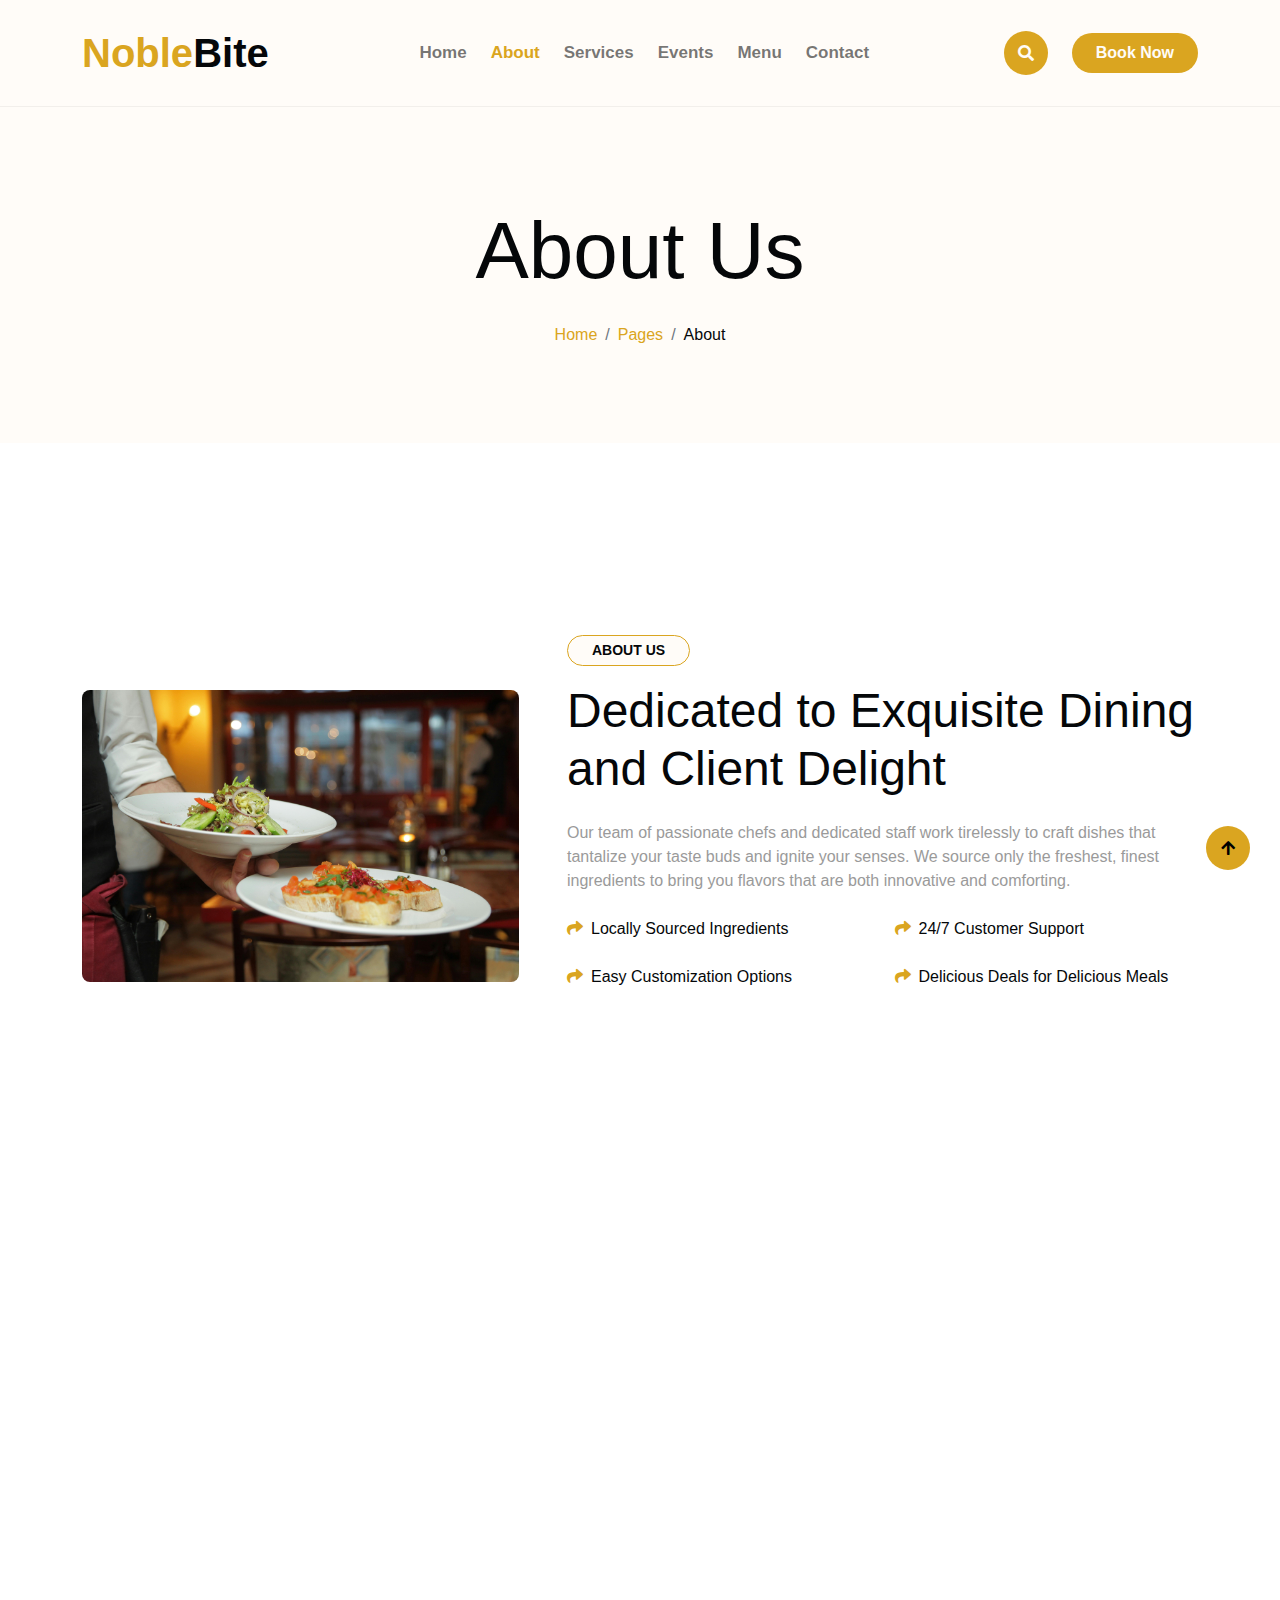
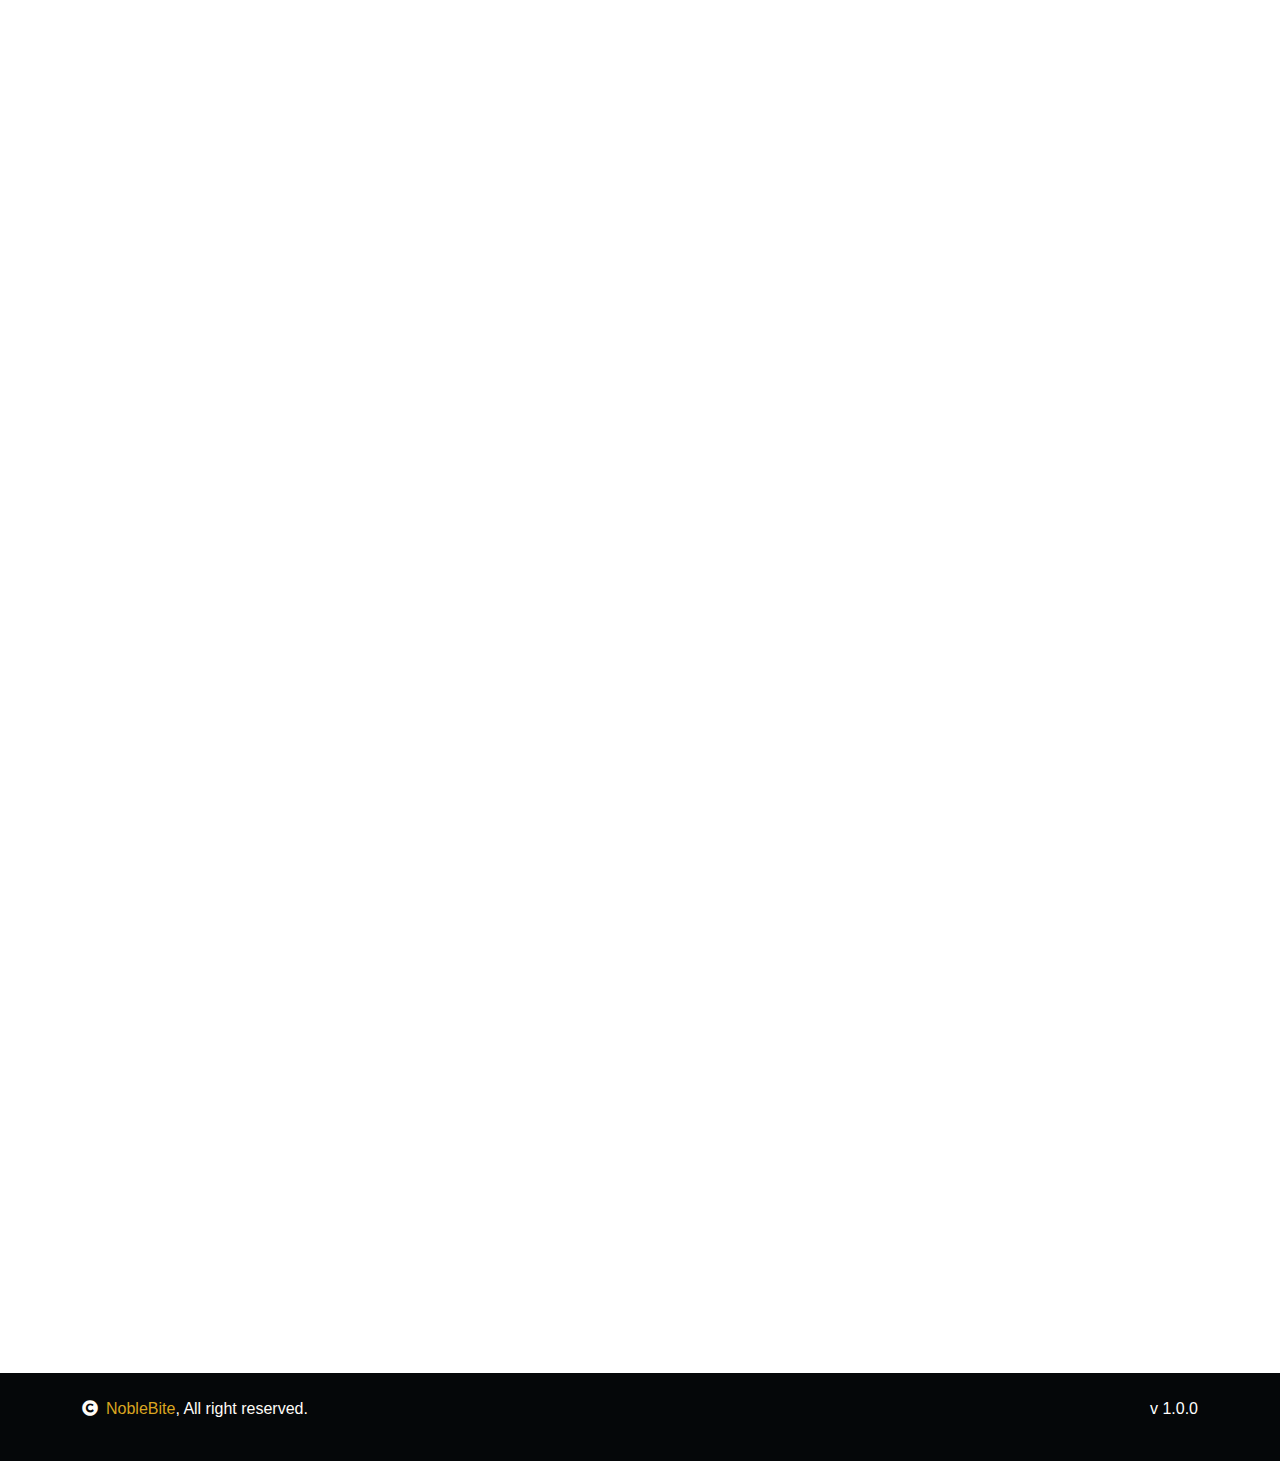
<file: about.html>
<!DOCTYPE html>
<html lang="en">
  <head>
    <meta charset="utf-8" />
    <title>CaterServ - Catering Services Website Template</title>
    <meta content="width=device-width, initial-scale=1.0" name="viewport" />
    <meta content="" name="keywords" />
    <meta content="" name="description" />

    <!-- Google Web Fonts -->
    <link rel="preconnect" href="https://fonts.googleapis.com" />
    <link rel="preconnect" href="https://fonts.gstatic.com" crossorigin />
    <link
      href="https://fonts.googleapis.com/css2?family=Open+Sans:wght@400;600&family=Playball&display=swap"
      rel="stylesheet"
    />

    <!-- Icon Font Stylesheet -->
    <link
      rel="stylesheet"
      href="https://use.fontawesome.com/releases/v5.15.4/css/all.css"
    />
    <link
      href="https://cdn.jsdelivr.net/npm/bootstrap-icons@1.4.1/font/bootstrap-icons.css"
      rel="stylesheet"
    />

    <!-- Libraries Stylesheet -->
    <link href="lib/animate/animate.min.css" rel="stylesheet" />
    <link href="lib/lightbox/css/lightbox.min.css" rel="stylesheet" />
    <link href="lib/owlcarousel/owl.carousel.min.css" rel="stylesheet" />

    <!-- Customized Bootstrap Stylesheet -->
    <link href="css/bootstrap.min.css" rel="stylesheet" />

    <!-- Template Stylesheet -->
    <link href="css/style.css" rel="stylesheet" />
  </head>

  <body>
    <!-- Spinner Start -->
    <div
      id="spinner"
      class="show w-100 vh-100 bg-white position-fixed translate-middle top-50 start-50 d-flex align-items-center justify-content-center"
    >
      <div class="spinner-grow text-primary" role="status"></div>
    </div>
    <!-- Spinner End -->

    <!-- Navbar start -->
    <div class="container-fluid nav-bar">
      <div class="container">
        <nav class="navbar navbar-light navbar-expand-lg py-4">
          <a href="index.html" class="navbar-brand">
            <h1 class="text-primary fw-bold mb-0">
              Noble<span class="text-dark">Bite</span>
            </h1>
          </a>
          <button
            class="navbar-toggler py-2 px-3"
            type="button"
            data-bs-toggle="collapse"
            data-bs-target="#navbarCollapse"
          >
            <span class="fa fa-bars text-primary"></span>
          </button>
          <div class="collapse navbar-collapse" id="navbarCollapse">
            <div class="navbar-nav mx-auto">
              <a href="index.html" class="nav-item nav-link">Home</a>
              <a href="about.html" class="nav-item nav-link active">About</a>
              <a href="service.html" class="nav-item nav-link">Services</a>
              <a href="event.html" class="nav-item nav-link">Events</a>
              <a href="menu.html" class="nav-item nav-link">Menu</a>
              <!-- <div class="nav-item dropdown">
                      <a
                        href="#"
                        class="nav-link dropdown-toggle"
                        data-bs-toggle="dropdown"
                        >Pages</a
                      >
                      <div class="dropdown-menu bg-light">
                        <a href="book.html" class="dropdown-item">Booking</a>
                        <a href="blog.html" class="dropdown-item">Our Blog</a>
                        <a href="team.html" class="dropdown-item">Our Team</a>
                        <a href="testimonial.html" class="dropdown-item"
                          >Testimonial</a
                        >
                        <a href="404.html" class="dropdown-item">404 Page</a>
                      </div>
                    </div> -->
              <a href="contact.html" class="nav-item nav-link">Contact</a>
            </div>
            <button
              class="btn-search btn btn-primary btn-md-square me-4 rounded-circle d-none d-lg-inline-flex text-light"
              data-bs-toggle="modal"
              data-bs-target="#searchModal"
            >
              <i class="fas fa-search"></i>
            </button>
            <a
              href=""
              class="btn btn-primary py-2 px-4 d-none d-xl-inline-block rounded-pill text-light"
              >Book Now</a
            >
          </div>
        </nav>
      </div>
    </div>
    <!-- Navbar End -->

    <!-- Modal Search Start -->
    <div
      class="modal fade"
      id="searchModal"
      tabindex="-1"
      aria-labelledby="exampleModalLabel"
      aria-hidden="true"
    >
      <div class="modal-dialog modal-fullscreen">
        <div class="modal-content rounded-0">
          <div class="modal-header">
            <h5 class="modal-title" id="exampleModalLabel">
              Search by keyword
            </h5>
            <button
              type="button"
              class="btn-close"
              data-bs-dismiss="modal"
              aria-label="Close"
            ></button>
          </div>
          <div class="modal-body d-flex align-items-center">
            <div class="input-group w-75 mx-auto d-flex">
              <input
                type="search"
                class="form-control bg-transparent p-3"
                placeholder="keywords"
                aria-describedby="search-icon-1"
              />
              <span id="search-icon-1" class="input-group-text p-3"
                ><i class="fa fa-search"></i
              ></span>
            </div>
          </div>
        </div>
      </div>
    </div>
    <!-- Modal Search End -->

    <!-- Hero Start -->
    <div class="container-fluid bg-light py-6 my-6 mt-0">
      <div class="container text-center animated bounceInDown">
        <h1 class="display-1 mb-4">About Us</h1>
        <ol
          class="breadcrumb justify-content-center mb-0 animated bounceInDown"
        >
          <li class="breadcrumb-item"><a href="#">Home</a></li>
          <li class="breadcrumb-item"><a href="#">Pages</a></li>
          <li class="breadcrumb-item text-dark" aria-current="page">About</li>
        </ol>
      </div>
    </div>
    <!-- Hero End -->

    <!-- About Satrt -->
    <div class="container-fluid py-6">
      <div class="container">
        <div class="row g-5 align-items-center">
          <div class="col-lg-5 wow bounceInUp" data-wow-delay="0.1s">
            <img src="img/about_img.jpg" class="img-fluid rounded" alt="" />
          </div>
          <div class="col-lg-7 wow bounceInUp" data-wow-delay="0.3s">
            <small
              class="d-inline-block fw-bold text-dark text-uppercase bg-light border border-primary rounded-pill px-4 py-1 mb-3"
              >About Us</small
            >
            <h1 class="display-5 mb-4">
              Dedicated to Exquisite Dining and Client Delight
            </h1>
            <p class="mb-4">
              Our team of passionate chefs and dedicated staff work tirelessly
              to craft dishes that tantalize your taste buds and ignite your
              senses. We source only the freshest, finest ingredients to bring
              you flavors that are both innovative and comforting.
            </p>
            <div class="row g-4 text-dark mb-5">
              <div class="col-sm-6">
                <i class="fas fa-share text-primary me-2"></i>Locally Sourced
                Ingredients
              </div>
              <div class="col-sm-6">
                <i class="fas fa-share text-primary me-2"></i>24/7 Customer
                Support
              </div>
              <div class="col-sm-6">
                <i class="fas fa-share text-primary me-2"></i>Easy Customization
                Options
              </div>
              <div class="col-sm-6">
                <i class="fas fa-share text-primary me-2"></i>Delicious Deals
                for Delicious Meals
              </div>
            </div>
          </div>
        </div>
      </div>
    </div>
    <!-- About End -->

    <!-- Fact Start-->
    <div class="container-fluid faqt py-6">
      <div class="container">
        <div class="row g-4 align-items-center">
          <div class="col-lg-7">
            <div class="row g-4">
              <div class="col-sm-4 wow bounceInUp" data-wow-delay="0.3s">
                <div class="faqt-item bg-primary rounded p-4 text-center">
                  <i class="fas fa-users fa-4x mb-4 text-white"></i>
                  <h1 class="display-4 fw-bold" data-toggle="counter-up">
                    689
                  </h1>
                  <p class="text-dark text-uppercase fw-bold mb-0">
                    Happy Customers
                  </p>
                </div>
              </div>
              <div class="col-sm-4 wow bounceInUp" data-wow-delay="0.5s">
                <div class="faqt-item bg-primary rounded p-4 text-center">
                  <i class="fas fa-users-cog fa-4x mb-4 text-white"></i>
                  <h1 class="display-4 fw-bold" data-toggle="counter-up">
                    107
                  </h1>
                  <p class="text-dark text-uppercase fw-bold mb-0">
                    Expert Chefs
                  </p>
                </div>
              </div>
              <div class="col-sm-4 wow bounceInUp" data-wow-delay="0.7s">
                <div class="faqt-item bg-primary rounded p-4 text-center">
                  <i class="fas fa-check fa-4x mb-4 text-white"></i>
                  <h1 class="display-4 fw-bold" data-toggle="counter-up">
                    253
                  </h1>
                  <p class="text-dark text-uppercase fw-bold mb-0">
                    Events Complete
                  </p>
                </div>
              </div>
            </div>
          </div>
          <div class="col-lg-5 wow bounceInUp" data-wow-delay="0.1s">
            <div class="video">
              <button
                type="button"
                class="btn btn-play"
                data-bs-toggle="modal"
                data-src="https://www.youtube.com/embed/DWRcNpR6Kdc"
                data-bs-target="#videoModal"
              >
                <span></span>
              </button>
            </div>
          </div>
        </div>
      </div>
    </div>
    <!-- Modal Video -->
    <div
      class="modal fade"
      id="videoModal"
      tabindex="-1"
      aria-labelledby="exampleModalLabel"
      aria-hidden="true"
    >
      <div class="modal-dialog">
        <div class="modal-content rounded-0">
          <div class="modal-header">
            <h5 class="modal-title" id="exampleModalLabel">Youtube Video</h5>
            <button
              type="button"
              class="btn-close"
              data-bs-dismiss="modal"
              aria-label="Close"
            ></button>
          </div>
          <div class="modal-body">
            <!-- 16:9 aspect ratio -->
            <div class="ratio ratio-16x9">
              <iframe
                class="embed-responsive-item"
                src=""
                id="video"
                allowfullscreen
                allowscriptaccess="always"
                allow="autoplay"
              ></iframe>
            </div>
          </div>
        </div>
      </div>
    </div>
    <!-- Fact End -->

    <!-- Team Start -->
    <div class="container-fluid team py-6">
      <div class="container">
        <div class="text-center wow bounceInUp" data-wow-delay="0.1s">
          <small
            class="d-inline-block fw-bold text-dark text-uppercase bg-light border border-primary rounded-pill px-4 py-1 mb-3"
            >Our Team</small
          >
          <h1 class="display-5 mb-5">We have an experienced Team</h1>
        </div>
        <div class="row g-4">
          <div class="col-lg-3 col-md-6 wow bounceInUp" data-wow-delay="0.1s">
            <div class="team-item rounded">
              <img class="img-fluid rounded-top" src="img/team-1.jpg" alt="" />
              <div class="team-content text-center py-3 bg-dark rounded-bottom">
                <h4 class="text-primary">Marco Rivera</h4>
                <p class="text-white mb-0">Executive Chef</p>
              </div>
              <div
                class="team-icon d-flex flex-column justify-content-center m-4"
              >
                <a
                  class="share btn btn-primary btn-md-square rounded-circle mb-2"
                  href=""
                  ><i class="fas fa-share-alt"></i
                ></a>
                <a
                  class="share-link btn btn-primary btn-md-square rounded-circle mb-2"
                  href=""
                  ><i class="fab fa-facebook-f"></i
                ></a>
                <a
                  class="share-link btn btn-primary btn-md-square rounded-circle mb-2"
                  href=""
                  ><i class="fab fa-twitter"></i
                ></a>
                <a
                  class="share-link btn btn-primary btn-md-square rounded-circle mb-2"
                  href=""
                  ><i class="fab fa-instagram"></i
                ></a>
              </div>
            </div>
          </div>
          <div class="col-lg-3 col-md-6 wow bounceInUp" data-wow-delay="0.3s">
            <div class="team-item rounded">
              <img class="img-fluid rounded-top" src="img/team-2.jpg" alt="" />
              <div class="team-content text-center py-3 bg-dark rounded-bottom">
                <h4 class="text-primary">Daniel Reed</h4>
                <p class="text-white mb-0">Executive Chef</p>
              </div>
              <div
                class="team-icon d-flex flex-column justify-content-center m-4"
              >
                <a
                  class="share btn btn-primary btn-md-square rounded-circle mb-2"
                  href=""
                  ><i class="fas fa-share-alt"></i
                ></a>
                <a
                  class="share-link btn btn-primary btn-md-square rounded-circle mb-2"
                  href=""
                  ><i class="fab fa-facebook-f"></i
                ></a>
                <a
                  class="share-link btn btn-primary btn-md-square rounded-circle mb-2"
                  href=""
                  ><i class="fab fa-twitter"></i
                ></a>
                <a
                  class="share-link btn btn-primary btn-md-square rounded-circle mb-2"
                  href=""
                  ><i class="fab fa-instagram"></i
                ></a>
              </div>
            </div>
          </div>
          <div class="col-lg-3 col-md-6 wow bounceInUp" data-wow-delay="0.5s">
            <div class="team-item rounded">
              <img class="img-fluid rounded-top" src="img/team-3.jpg" alt="" />
              <div class="team-content text-center py-3 bg-dark rounded-bottom">
                <h4 class="text-primary">Sofia Mendoza</h4>
                <p class="text-white mb-0">Head Chef</p>
              </div>
              <div
                class="team-icon d-flex flex-column justify-content-center m-4"
              >
                <a
                  class="share btn btn-primary btn-md-square rounded-circle mb-2"
                  href=""
                  ><i class="fas fa-share-alt"></i
                ></a>
                <a
                  class="share-link btn btn-primary btn-md-square rounded-circle mb-2"
                  href=""
                  ><i class="fab fa-facebook-f"></i
                ></a>
                <a
                  class="share-link btn btn-primary btn-md-square rounded-circle mb-2"
                  href=""
                  ><i class="fab fa-twitter"></i
                ></a>
                <a
                  class="share-link btn btn-primary btn-md-square rounded-circle mb-2"
                  href=""
                  ><i class="fab fa-instagram"></i
                ></a>
              </div>
            </div>
          </div>
          <div class="col-lg-3 col-md-6 wow bounceInUp" data-wow-delay="0.7s">
            <div class="team-item rounded">
              <img class="img-fluid rounded-top" src="img/team-4.jpg" alt="" />
              <div class="team-content text-center py-3 bg-dark rounded-bottom">
                <h4 class="text-primary">Adam Smith</h4>
                <p class="text-white mb-0">Decoration Chef</p>
              </div>
              <div
                class="team-icon d-flex flex-column justify-content-center m-4"
              >
                <a
                  class="share btn btn-primary btn-md-square rounded-circle mb-2"
                  href=""
                  ><i class="fas fa-share-alt"></i
                ></a>
                <a
                  class="share-link btn btn-primary btn-md-square rounded-circle mb-2"
                  href=""
                  ><i class="fab fa-facebook-f"></i
                ></a>
                <a
                  class="share-link btn btn-primary btn-md-square rounded-circle mb-2"
                  href=""
                  ><i class="fab fa-twitter"></i
                ></a>
                <a
                  class="share-link btn btn-primary btn-md-square rounded-circle mb-2"
                  href=""
                  ><i class="fab fa-instagram"></i
                ></a>
              </div>
            </div>
          </div>
        </div>
      </div>
    </div>
    <!-- Team End -->

    <!-- Footer Start -->
    <div
      class="container-fluid footer py-6 my-6 mb-0 bg-light wow bounceInUp"
      data-wow-delay="0.1s"
    >
      <div class="container">
        <div class="row">
          <div class="col-lg-4 col-md-6">
            <div class="footer-item">
              <h1 class="text-primary">
                Noble<span class="text-dark">Bite</span>
              </h1>
              <p class="lh-lg mb-4">
                We are committed to providing you with exceptional service and
                quality. For any inquiries or feedback, don't hesitate to reach
                out to us.
              </p>
              <div class="footer-icon d-flex">
                <a
                  class="btn btn-primary btn-sm-square me-2 rounded-circle"
                  href=""
                  ><i class="fab fa-facebook-f"></i
                ></a>
                <a
                  class="btn btn-primary btn-sm-square me-2 rounded-circle"
                  href=""
                  ><i class="fab fa-twitter"></i
                ></a>
                <a
                  href="#"
                  class="btn btn-primary btn-sm-square me-2 rounded-circle"
                  ><i class="fab fa-instagram"></i
                ></a>
                <a href="#" class="btn btn-primary btn-sm-square rounded-circle"
                  ><i class="fab fa-linkedin-in"></i
                ></a>
              </div>
            </div>
          </div>
          <div class="col-lg-4 col-md-6">
            <div class="footer-item">
              <h4 class="mb-4">Special Items</h4>
              <div class="d-flex flex-column align-items-start">
                <a class="text-body mb-3" href=""
                  ><i class="fa fa-check text-primary me-2"></i>Cheese Burger</a
                >
                <a class="text-body mb-3" href=""
                  ><i class="fa fa-check text-primary me-2"></i>Sandwich</a
                >
                <a class="text-body mb-3" href=""
                  ><i class="fa fa-check text-primary me-2"></i>Panner Burger</a
                >
                <a class="text-body mb-3" href=""
                  ><i class="fa fa-check text-primary me-2"></i>Special
                  Sweets</a
                >
              </div>
            </div>
          </div>
          <div class="col-lg-4 col-md-6">
            <div class="footer-item">
              <h4 class="mb-4">Contact Us</h4>
              <div class="d-flex flex-column align-items-start">
                <p>
                  <i class="fa fa-map-marker-alt text-primary me-2"></i> 123
                  Street, New Dellhi, India
                </p>
                <p>
                  <i class="fa fa-phone-alt text-primary me-2"></i> (+000)
                  0000000000
                </p>
                <p>
                  <i class="fas fa-envelope text-primary me-2"></i>
                  info@noble-bite.com
                </p>
                <p>
                  <i class="fa fa-clock text-primary me-2"></i> 24/7 Hours
                  Service
                </p>
              </div>
            </div>
          </div>
          <!-- <div class="col-lg-3 col-md-6">
            <div class="footer-item">
              <h4 class="mb-4">Exciting Dishes</h4>
              <div class="row g-2">
                <div class="col-4">
                  <img
                    src="img/menu-01.jpg"
                    class="img-fluid rounded-circle border border-primary p-2"
                    alt=""
                  />
                </div>
                <div class="col-4">
                  <img
                    src="img/menu-02.jpg"
                    class="img-fluid rounded-circle border border-primary p-2"
                    alt=""
                  />
                </div>
                <div class="col-4">
                  <img
                    src="img/menu-03.jpg"
                    class="img-fluid rounded-circle border border-primary p-2"
                    alt=""
                  />
                </div>
                <div class="col-4">
                  <img
                    src="img/menu-04.jpg"
                    class="img-fluid rounded-circle border border-primary p-2"
                    alt=""
                  />
                </div>
                <div class="col-4">
                  <img
                    src="img/menu-05.jpg"
                    class="img-fluid rounded-circle border border-primary p-2"
                    alt=""
                  />
                </div>
                <div class="col-4">
                  <img
                    src="img/menu-06.jpg"
                    class="img-fluid rounded-circle border border-primary p-2"
                    alt=""
                  />
                </div>
              </div>
            </div>
          </div> -->
        </div>
      </div>
    </div>
    <!-- Footer End -->

    <!-- Copyright Start -->
    <div class="container-fluid copyright bg-dark py-4">
      <div class="container">
        <div class="row">
          <div class="col-md-6 text-center text-md-start mb-3 mb-md-0">
            <span class="text-light"
              ><a href="#"
                ><i class="fas fa-copyright text-light me-2"></i>NobleBite</a
              >, All right reserved.</span
            >
          </div>
          <div class="col-md-6 my-auto text-center text-md-end text-white">
            <p>v 1.0.0</p>
          </div>
        </div>
      </div>
    </div>
    <!-- Copyright End -->

    <!-- Back to Top -->
    <a href="#" class="btn btn-md-square btn-primary rounded-circle back-to-top"
      ><i class="fa fa-arrow-up"></i
    ></a>

    <!-- JavaScript Libraries -->
    <script src="https://ajax.googleapis.com/ajax/libs/jquery/1.12.4/jquery.min.js"></script>
    <script src="https://cdn.jsdelivr.net/npm/bootstrap@5.0.0/dist/js/bootstrap.bundle.min.js"></script>
    <script src="lib/wow/wow.min.js"></script>
    <script src="lib/easing/easing.min.js"></script>
    <script src="lib/waypoints/waypoints.min.js"></script>
    <script src="lib/counterup/counterup.min.js"></script>
    <script src="lib/lightbox/js/lightbox.min.js"></script>
    <script src="lib/owlcarousel/owl.carousel.min.js"></script>

    <!-- Template Javascript -->
    <script src="js/main.js"></script>
  </body>
</html>
</file>
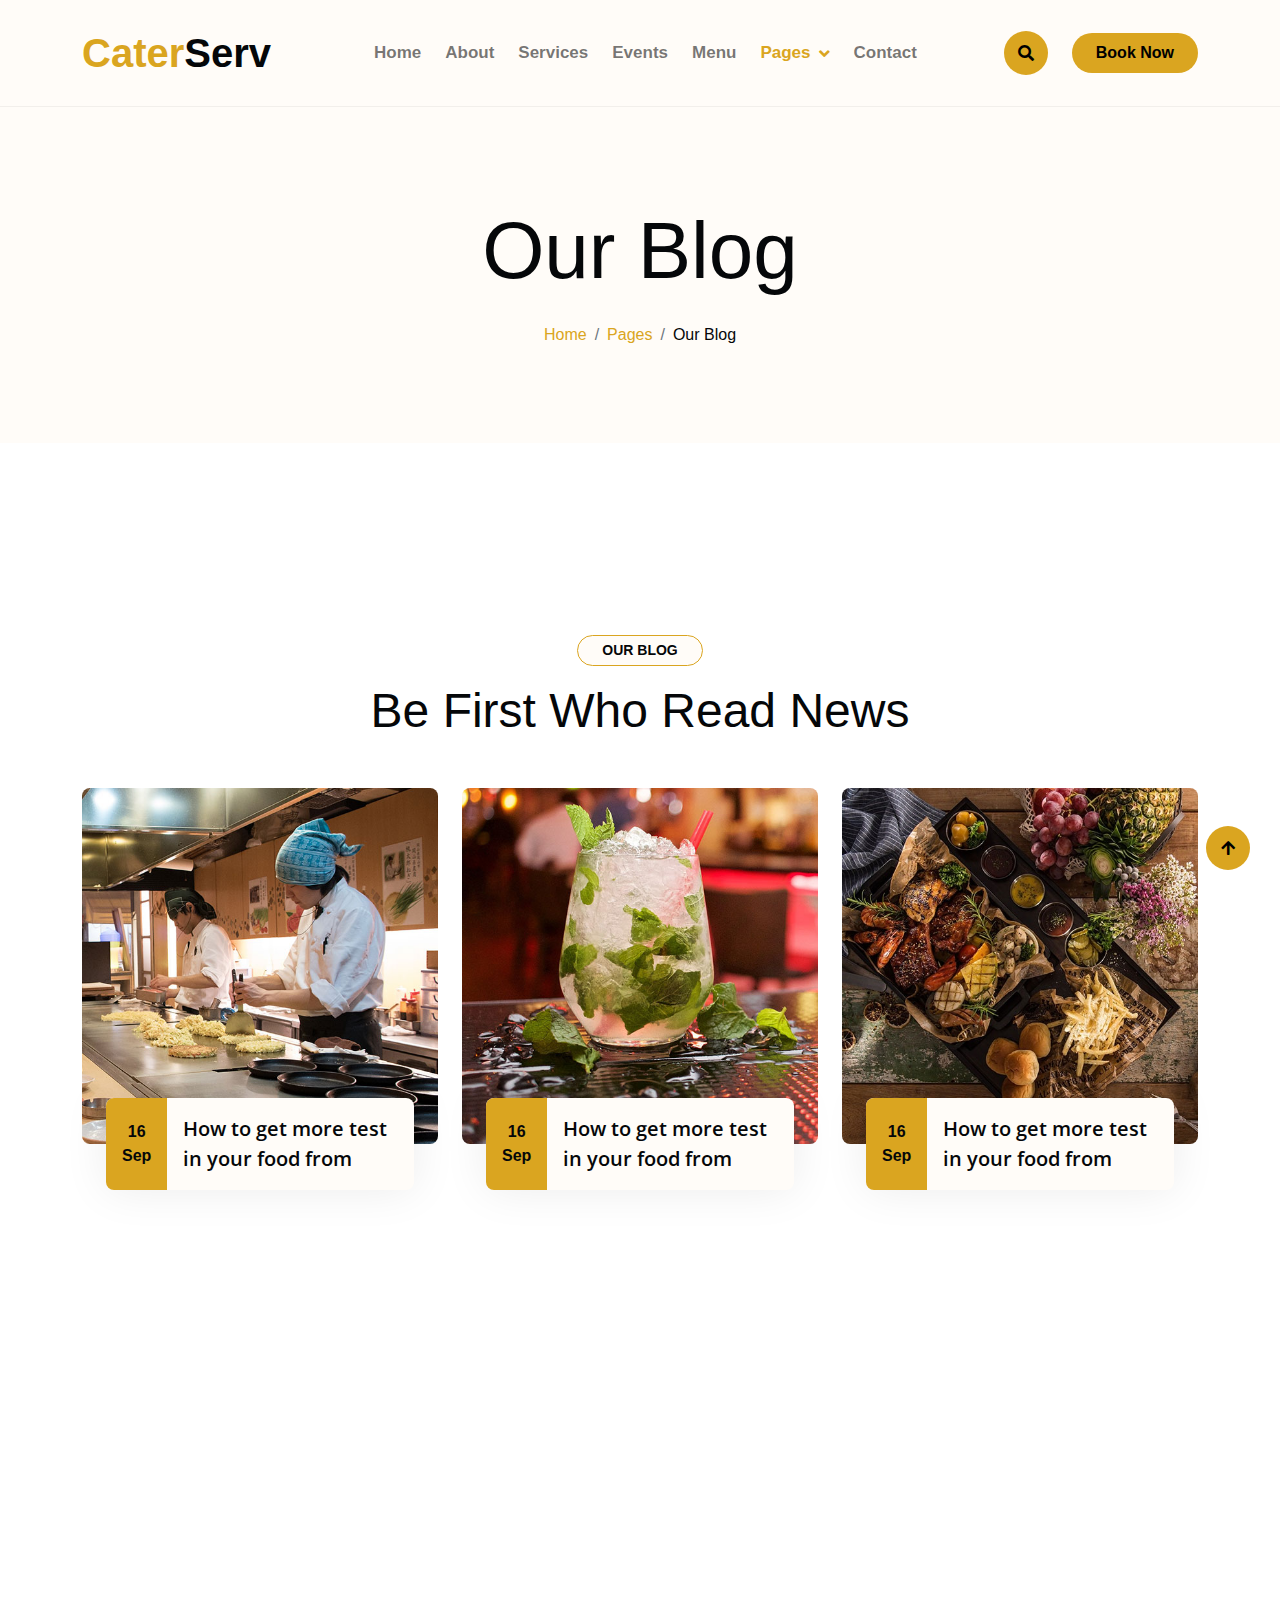
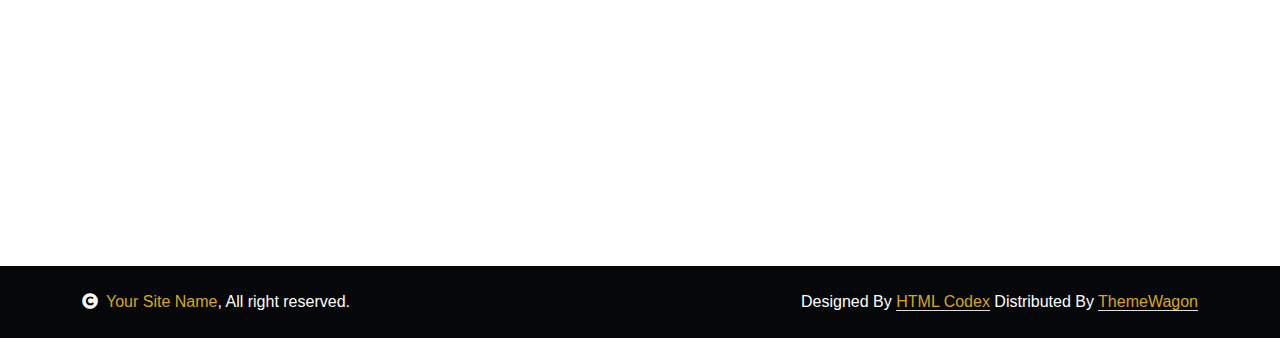
<file: blog.html>
<!DOCTYPE html>
<html lang="en">

    <head>
        <meta charset="utf-8">
        <title>CaterServ - Catering Services Website Template</title>
        <meta content="width=device-width, initial-scale=1.0" name="viewport">
        <meta content="" name="keywords">
        <meta content="" name="description">

        <!-- Google Web Fonts -->
        <link rel="preconnect" href="https://fonts.googleapis.com">
        <link rel="preconnect" href="https://fonts.gstatic.com" crossorigin>
        <link href="https://fonts.googleapis.com/css2?family=Open+Sans:wght@400;600&family=Playball&display=swap" rel="stylesheet">

        <!-- Icon Font Stylesheet -->
        <link rel="stylesheet" href="https://use.fontawesome.com/releases/v5.15.4/css/all.css"/>
        <link href="https://cdn.jsdelivr.net/npm/bootstrap-icons@1.4.1/font/bootstrap-icons.css" rel="stylesheet">

        <!-- Libraries Stylesheet -->
        <link href="lib/animate/animate.min.css" rel="stylesheet">
        <link href="lib/lightbox/css/lightbox.min.css" rel="stylesheet">
        <link href="lib/owlcarousel/owl.carousel.min.css" rel="stylesheet">

        <!-- Customized Bootstrap Stylesheet -->
        <link href="css/bootstrap.min.css" rel="stylesheet">

        <!-- Template Stylesheet -->
        <link href="css/style.css" rel="stylesheet">
    </head>

    <body>

        <!-- Spinner Start -->
        <div id="spinner" class="show w-100 vh-100 bg-white position-fixed translate-middle top-50 start-50  d-flex align-items-center justify-content-center">
            <div class="spinner-grow text-primary" role="status"></div>
        </div>
        <!-- Spinner End -->


        <!-- Navbar start -->
        <div class="container-fluid nav-bar">
            <div class="container">
                <nav class="navbar navbar-light navbar-expand-lg py-4">
                    <a href="index.html" class="navbar-brand">
                        <h1 class="text-primary fw-bold mb-0">Cater<span class="text-dark">Serv</span> </h1>
                    </a>
                    <button class="navbar-toggler py-2 px-3" type="button" data-bs-toggle="collapse" data-bs-target="#navbarCollapse">
                        <span class="fa fa-bars text-primary"></span>
                    </button>
                    <div class="collapse navbar-collapse" id="navbarCollapse">
                        <div class="navbar-nav mx-auto">
                            <a href="index.html" class="nav-item nav-link">Home</a>
                            <a href="about.html" class="nav-item nav-link">About</a>
                            <a href="service.html" class="nav-item nav-link">Services</a>
                            <a href="event.html" class="nav-item nav-link">Events</a>
                            <a href="menu.html" class="nav-item nav-link">Menu</a>
                            <div class="nav-item dropdown">
                                <a href="#" class="nav-link dropdown-toggle active" data-bs-toggle="dropdown">Pages</a>
                                <div class="dropdown-menu bg-light">
                                    <a href="book.html" class="dropdown-item">Booking</a>
                                    <a href="blog.html" class="dropdown-item active">Our Blog</a>
                                    <a href="team.html" class="dropdown-item">Our Team</a>
                                    <a href="testimonial.html" class="dropdown-item">Testimonial</a>
                                    <a href="404.html" class="dropdown-item">404 Page</a>
                                </div>
                            </div>
                            <a href="contact.html" class="nav-item nav-link">Contact</a>
                        </div>
                        <button class="btn-search btn btn-primary btn-md-square me-4 rounded-circle d-none d-lg-inline-flex" data-bs-toggle="modal" data-bs-target="#searchModal"><i class="fas fa-search"></i></button>
                        <a href="" class="btn btn-primary py-2 px-4 d-none d-xl-inline-block rounded-pill">Book Now</a>
                    </div>
                </nav>
            </div>
        </div>
        <!-- Navbar End -->


        <!-- Modal Search Start -->
        <div class="modal fade" id="searchModal" tabindex="-1" aria-labelledby="exampleModalLabel" aria-hidden="true">
            <div class="modal-dialog modal-fullscreen">
                <div class="modal-content rounded-0">
                    <div class="modal-header">
                        <h5 class="modal-title" id="exampleModalLabel">Search by keyword</h5>
                        <button type="button" class="btn-close" data-bs-dismiss="modal" aria-label="Close"></button>
                    </div>
                    <div class="modal-body d-flex align-items-center">
                        <div class="input-group w-75 mx-auto d-flex">
                            <input type="search" class="form-control bg-transparent p-3" placeholder="keywords" aria-describedby="search-icon-1">
                            <span id="search-icon-1" class="input-group-text p-3"><i class="fa fa-search"></i></span>
                        </div>
                    </div>
                </div>
            </div>
        </div>
        <!-- Modal Search End -->


        <!-- Hero Start -->
        <div class="container-fluid bg-light py-6 my-6 mt-0">
            <div class="container text-center animated bounceInDown">
                <h1 class="display-1 mb-4">Our Blog</h1>
                <ol class="breadcrumb justify-content-center mb-0 animated bounceInDown">
                    <li class="breadcrumb-item"><a href="#">Home</a></li>
                    <li class="breadcrumb-item"><a href="#">Pages</a></li>
                    <li class="breadcrumb-item text-dark" aria-current="page">Our Blog</li>
                </ol>
            </div>
        </div>
        <!-- Hero End -->


        <!-- Blog Start -->
        <div class="container-fluid blog py-6">
            <div class="container">
                <div class="text-center wow bounceInUp" data-wow-delay="0.1s">
                    <small class="d-inline-block fw-bold text-dark text-uppercase bg-light border border-primary rounded-pill px-4 py-1 mb-3">Our Blog</small>
                    <h1 class="display-5 mb-5">Be First Who Read News</h1>
                </div>
                <div class="row gx-4 justify-content-center">
                    <div class="col-md-6 col-lg-4 wow bounceInUp" data-wow-delay="0.1s">
                        <div class="blog-item">
                            <div class="overflow-hidden rounded">
                                <img src="img/blog-1.jpg" class="img-fluid w-100" alt="">
                            </div>
                            <div class="blog-content mx-4 d-flex rounded bg-light">
                                <div class="text-dark bg-primary rounded-start">
                                    <div class="h-100 p-3 d-flex flex-column justify-content-center text-center">
                                        <p class="fw-bold mb-0">16</p>
                                        <p class="fw-bold mb-0">Sep</p>
                                    </div>
                                </div>
                                <a href="#" class="h5 lh-base my-auto h-100 p-3">How to get more test in your food from</a>
                            </div>
                        </div>
                    </div>
                    <div class="col-md-6 col-lg-4 wow bounceInUp" data-wow-delay="0.3s">
                        <div class="blog-item">
                            <div class="overflow-hidden rounded">
                                <img src="img/blog-2.jpg" class="img-fluid w-100" alt="">
                            </div>
                            <div class="blog-content mx-4 d-flex rounded bg-light">
                                <div class="text-dark bg-primary rounded-start">
                                    <div class="h-100 p-3 d-flex flex-column justify-content-center text-center">
                                        <p class="fw-bold mb-0">16</p>
                                        <p class="fw-bold mb-0">Sep</p>
                                    </div>
                                </div>
                                <a href="#" class="h5 lh-base my-auto h-100 p-3">How to get more test in your food from</a>
                            </div>
                        </div>
                    </div>
                    <div class="col-md-6 col-lg-4 wow bounceInUp" data-wow-delay="0.5s">
                        <div class="blog-item">
                            <div class="overflow-hidden rounded">
                                <img src="img/blog-3.jpg" class="img-fluid w-100" alt="">
                            </div>
                            <div class="blog-content mx-4 d-flex rounded bg-light">
                                <div class="text-dark bg-primary rounded-start">
                                    <div class="h-100 p-3 d-flex flex-column justify-content-center text-center">
                                        <p class="fw-bold mb-0">16</p>
                                        <p class="fw-bold mb-0">Sep</p>
                                    </div>
                                </div>
                                <a href="#" class="h5 lh-base my-auto h-100 p-3">How to get more test in your food from</a>
                            </div>
                        </div>
                    </div>
                </div>
            </div>
        </div>
        <!-- Blog End -->


        <!-- Footer Start -->
        <div class="container-fluid footer py-6 my-6 mb-0 bg-light wow bounceInUp" data-wow-delay="0.1s">
            <div class="container">
                <div class="row">
                    <div class="col-lg-3 col-md-6">
                        <div class="footer-item">
                            <h1 class="text-primary">Cater<span class="text-dark">Serv</span></h1>
                            <p class="lh-lg mb-4">There cursus massa at urnaaculis estieSed aliquamellus vitae ultrs condmentum leo massamollis its estiegittis miristum.</p>
                            <div class="footer-icon d-flex">
                                <a class="btn btn-primary btn-sm-square me-2 rounded-circle" href=""><i class="fab fa-facebook-f"></i></a>
                                <a class="btn btn-primary btn-sm-square me-2 rounded-circle" href=""><i class="fab fa-twitter"></i></a>
                                <a href="#" class="btn btn-primary btn-sm-square me-2 rounded-circle"><i class="fab fa-instagram"></i></a>
                                <a href="#" class="btn btn-primary btn-sm-square rounded-circle"><i class="fab fa-linkedin-in"></i></a>
                            </div>
                        </div>
                    </div>
                    <div class="col-lg-3 col-md-6">
                        <div class="footer-item">
                            <h4 class="mb-4">Special Facilities</h4>
                            <div class="d-flex flex-column align-items-start">
                                <a class="text-body mb-3" href=""><i class="fa fa-check text-primary me-2"></i>Cheese Burger</a>
                                <a class="text-body mb-3" href=""><i class="fa fa-check text-primary me-2"></i>Sandwich</a>
                                <a class="text-body mb-3" href=""><i class="fa fa-check text-primary me-2"></i>Panner Burger</a>
                                <a class="text-body mb-3" href=""><i class="fa fa-check text-primary me-2"></i>Special Sweets</a>
                            </div>
                        </div>
                    </div>
                    <div class="col-lg-3 col-md-6">
                        <div class="footer-item">
                            <h4 class="mb-4">Contact Us</h4>
                            <div class="d-flex flex-column align-items-start">
                                <p><i class="fa fa-map-marker-alt text-primary me-2"></i> 123 Street, New York, USA</p>
                                <p><i class="fa fa-phone-alt text-primary me-2"></i> (+012) 3456 7890 123</p>
                                <p><i class="fas fa-envelope text-primary me-2"></i> info@example.com</p>
                                <p><i class="fa fa-clock text-primary me-2"></i> 26/7 Hours Service</p>
                            </div>
                        </div>
                    </div>
                    <div class="col-lg-3 col-md-6">
                        <div class="footer-item">
                            <h4 class="mb-4">Social Gallery</h4>
                            <div class="row g-2">
                                <div class="col-4">
                                     <img src="img/menu-01.jpg" class="img-fluid rounded-circle border border-primary p-2" alt="">
                                </div>
                                <div class="col-4">
                                     <img src="img/menu-02.jpg" class="img-fluid rounded-circle border border-primary p-2" alt="">
                                </div>
                                <div class="col-4">
                                     <img src="img/menu-03.jpg" class="img-fluid rounded-circle border border-primary p-2" alt="">
                                </div>
                                <div class="col-4">
                                     <img src="img/menu-04.jpg" class="img-fluid rounded-circle border border-primary p-2" alt="">
                                </div>
                                <div class="col-4">
                                     <img src="img/menu-05.jpg" class="img-fluid rounded-circle border border-primary p-2" alt="">
                                </div>
                                <div class="col-4">
                                     <img src="img/menu-06.jpg" class="img-fluid rounded-circle border border-primary p-2" alt="">
                                </div>
                            </div>
                        </div>
                    </div>
                </div>
            </div>
        </div>
        <!-- Footer End -->


        <!-- Copyright Start -->
        <div class="container-fluid copyright bg-dark py-4">
            <div class="container">
                <div class="row">
                    <div class="col-md-6 text-center text-md-start mb-3 mb-md-0">
                        <span class="text-light"><a href="#"><i class="fas fa-copyright text-light me-2"></i>Your Site Name</a>, All right reserved.</span>
                    </div>
                    <div class="col-md-6 my-auto text-center text-md-end text-white">
                        <!--/*** This template is free as long as you keep the below author’s credit link/attribution link/backlink. ***/-->
                        <!--/*** If you'd like to use the template without the below author’s credit link/attribution link/backlink, ***/-->
                        <!--/*** you can purchase the Credit Removal License from "https://htmlcodex.com/credit-removal". ***/-->
                        Designed By <a class="border-bottom" href="https://htmlcodex.com">HTML Codex</a> Distributed By <a class="border-bottom" href="https://themewagon.com">ThemeWagon</a>
                    </div>
                </div>
            </div>
        </div>
        <!-- Copyright End -->


        <!-- Back to Top -->
        <a href="#" class="btn btn-md-square btn-primary rounded-circle back-to-top"><i class="fa fa-arrow-up"></i></a>   

        
    <!-- JavaScript Libraries -->
    <script src="https://ajax.googleapis.com/ajax/libs/jquery/1.12.4/jquery.min.js"></script>
    <script src="https://cdn.jsdelivr.net/npm/bootstrap@5.0.0/dist/js/bootstrap.bundle.min.js"></script>
    <script src="lib/wow/wow.min.js"></script>
    <script src="lib/easing/easing.min.js"></script>
    <script src="lib/waypoints/waypoints.min.js"></script>
    <script src="lib/counterup/counterup.min.js"></script>
    <script src="lib/lightbox/js/lightbox.min.js"></script>
    <script src="lib/owlcarousel/owl.carousel.min.js"></script>

    <!-- Template Javascript -->
    <script src="js/main.js"></script>
    </body>

</html>
</file>
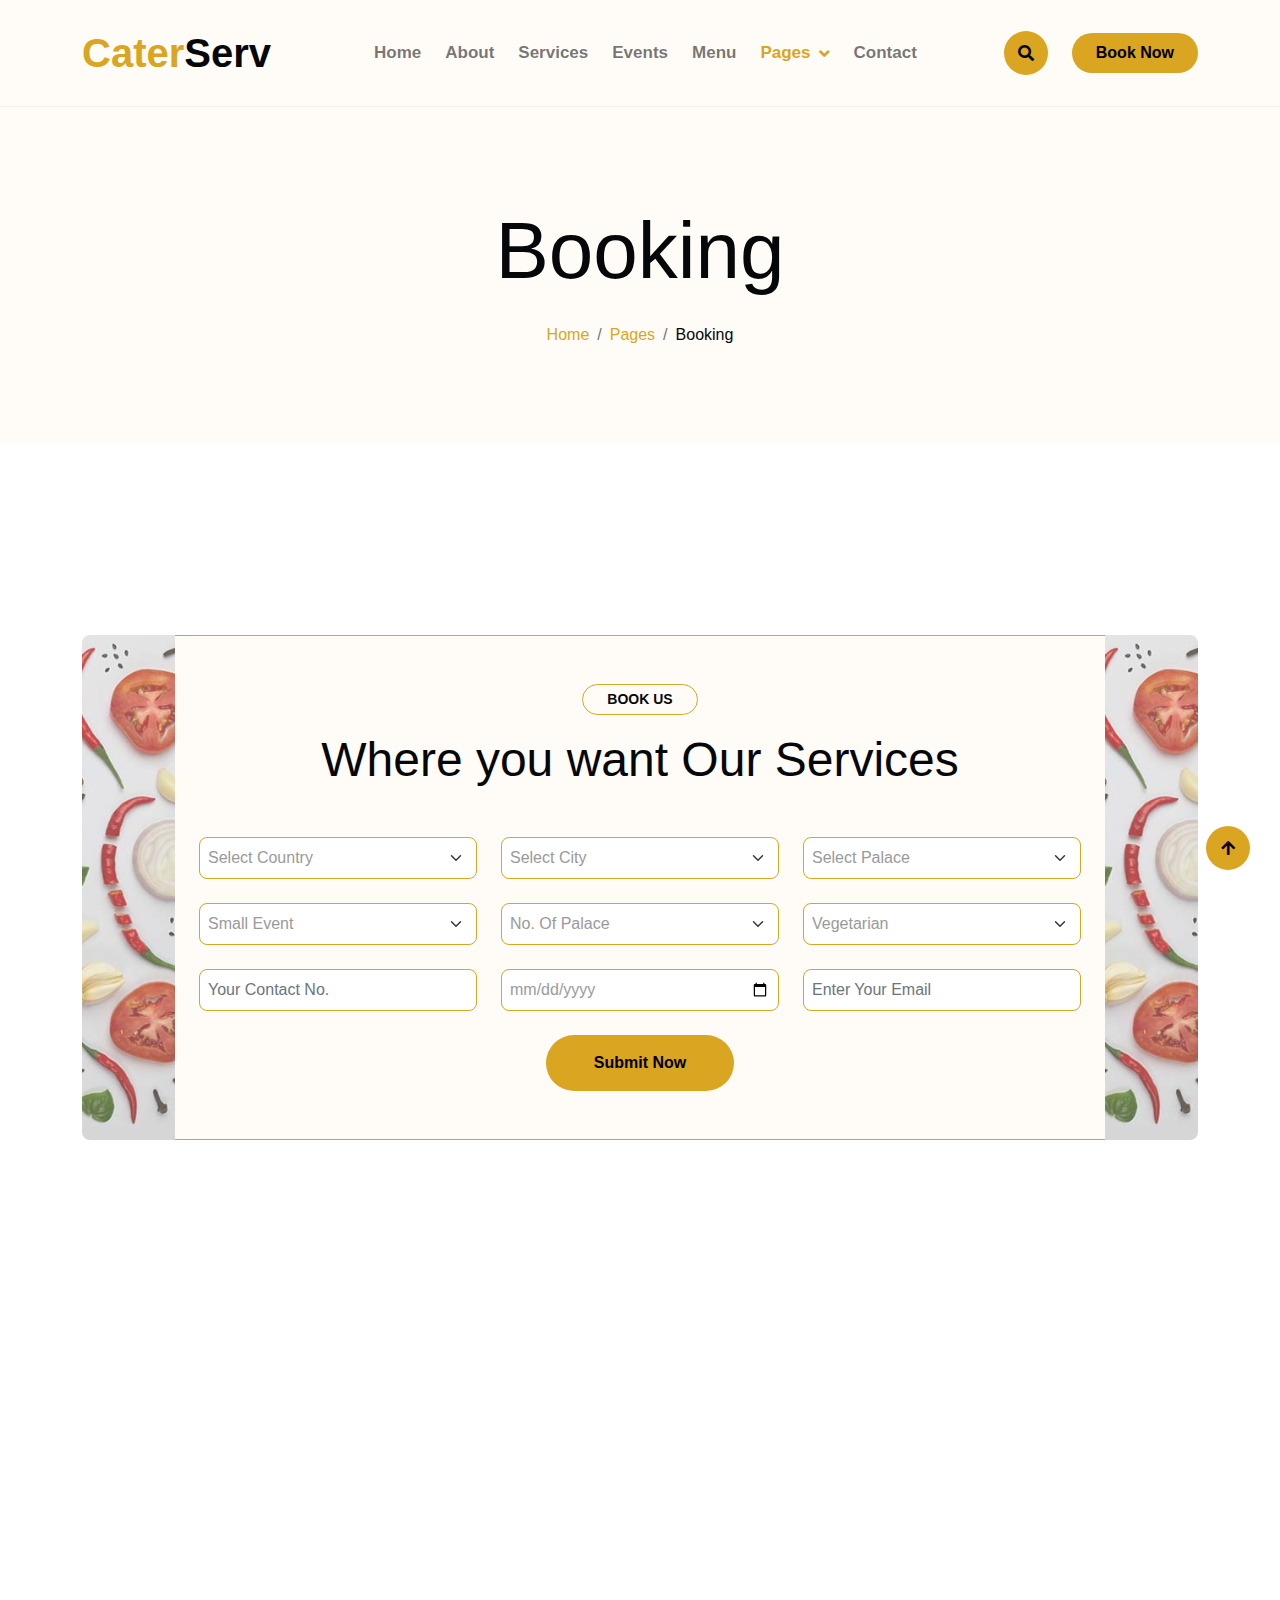
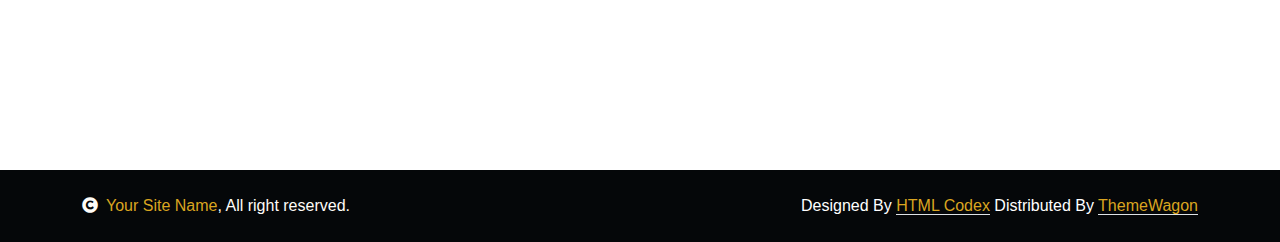
<file: book.html>
<!DOCTYPE html>
<html lang="en">

    <head>
        <meta charset="utf-8">
        <title>CaterServ - Catering Services Website Template</title>
        <meta content="width=device-width, initial-scale=1.0" name="viewport">
        <meta content="" name="keywords">
        <meta content="" name="description">

        <!-- Google Web Fonts -->
        <link rel="preconnect" href="https://fonts.googleapis.com">
        <link rel="preconnect" href="https://fonts.gstatic.com" crossorigin>
        <link href="https://fonts.googleapis.com/css2?family=Open+Sans:wght@400;600&family=Playball&display=swap" rel="stylesheet">

        <!-- Icon Font Stylesheet -->
        <link rel="stylesheet" href="https://use.fontawesome.com/releases/v5.15.4/css/all.css"/>
        <link href="https://cdn.jsdelivr.net/npm/bootstrap-icons@1.4.1/font/bootstrap-icons.css" rel="stylesheet">

        <!-- Libraries Stylesheet -->
        <link href="lib/animate/animate.min.css" rel="stylesheet">
        <link href="lib/lightbox/css/lightbox.min.css" rel="stylesheet">
        <link href="lib/owlcarousel/owl.carousel.min.css" rel="stylesheet">

        <!-- Customized Bootstrap Stylesheet -->
        <link href="css/bootstrap.min.css" rel="stylesheet">

        <!-- Template Stylesheet -->
        <link href="css/style.css" rel="stylesheet">
    </head>

    <body>

        <!-- Spinner Start -->
        <div id="spinner" class="show w-100 vh-100 bg-white position-fixed translate-middle top-50 start-50  d-flex align-items-center justify-content-center">
            <div class="spinner-grow text-primary" role="status"></div>
        </div>
        <!-- Spinner End -->


        <!-- Navbar start -->
        <div class="container-fluid nav-bar">
            <div class="container">
                <nav class="navbar navbar-light navbar-expand-lg py-4">
                    <a href="index.html" class="navbar-brand">
                        <h1 class="text-primary fw-bold mb-0">Cater<span class="text-dark">Serv</span> </h1>
                    </a>
                    <button class="navbar-toggler py-2 px-3" type="button" data-bs-toggle="collapse" data-bs-target="#navbarCollapse">
                        <span class="fa fa-bars text-primary"></span>
                    </button>
                    <div class="collapse navbar-collapse" id="navbarCollapse">
                        <div class="navbar-nav mx-auto">
                            <a href="index.html" class="nav-item nav-link">Home</a>
                            <a href="about.html" class="nav-item nav-link">About</a>
                            <a href="service.html" class="nav-item nav-link">Services</a>
                            <a href="event.html" class="nav-item nav-link">Events</a>
                            <a href="menu.html" class="nav-item nav-link">Menu</a>
                            <div class="nav-item dropdown">
                                <a href="#" class="nav-link dropdown-toggle active" data-bs-toggle="dropdown">Pages</a>
                                <div class="dropdown-menu bg-light">
                                    <a href="book.html" class="dropdown-item active">Booking</a>
                                    <a href="blog.html" class="dropdown-item">Our Blog</a>
                                    <a href="team.html" class="dropdown-item">Our Team</a>
                                    <a href="testimonial.html" class="dropdown-item">Testimonial</a>
                                    <a href="404.html" class="dropdown-item">404 Page</a>
                                </div>
                            </div>
                            <a href="contact.html" class="nav-item nav-link">Contact</a>
                        </div>
                        <button class="btn-search btn btn-primary btn-md-square me-4 rounded-circle d-none d-lg-inline-flex" data-bs-toggle="modal" data-bs-target="#searchModal"><i class="fas fa-search"></i></button>
                        <a href="" class="btn btn-primary py-2 px-4 d-none d-xl-inline-block rounded-pill">Book Now</a>
                    </div>
                </nav>
            </div>
        </div>
        <!-- Navbar End -->


        <!-- Modal Search Start -->
        <div class="modal fade" id="searchModal" tabindex="-1" aria-labelledby="exampleModalLabel" aria-hidden="true">
            <div class="modal-dialog modal-fullscreen">
                <div class="modal-content rounded-0">
                    <div class="modal-header">
                        <h5 class="modal-title" id="exampleModalLabel">Search by keyword</h5>
                        <button type="button" class="btn-close" data-bs-dismiss="modal" aria-label="Close"></button>
                    </div>
                    <div class="modal-body d-flex align-items-center">
                        <div class="input-group w-75 mx-auto d-flex">
                            <input type="search" class="form-control bg-transparent p-3" placeholder="keywords" aria-describedby="search-icon-1">
                            <span id="search-icon-1" class="input-group-text p-3"><i class="fa fa-search"></i></span>
                        </div>
                    </div>
                </div>
            </div>
        </div>
        <!-- Modal Search End -->


        <!-- Hero Start -->
        <div class="container-fluid bg-light py-6 my-6 mt-0">
            <div class="container text-center animated bounceInDown">
                <h1 class="display-1 mb-4">Booking</h1>
                <ol class="breadcrumb justify-content-center mb-0 animated bounceInDown">
                    <li class="breadcrumb-item"><a href="#">Home</a></li>
                    <li class="breadcrumb-item"><a href="#">Pages</a></li>
                    <li class="breadcrumb-item text-dark" aria-current="page">Booking</li>
                </ol>
            </div>
        </div>
        <!-- Hero End -->


        <!-- Book Us Start -->
        <div class="container-fluid contact py-6 wow bounceInUp" data-wow-delay="0.1s">
            <div class="container">
                <div class="row g-0">
                    <div class="col-1">
                        <img src="img/background-site.jpg" class="img-fluid h-100 w-100 rounded-start" style="object-fit: cover; opacity: 0.7;" alt="">
                    </div>
                    <div class="col-10">
                        <div class="border-bottom border-top border-primary bg-light py-5 px-4">
                            <div class="text-center">
                                <small class="d-inline-block fw-bold text-dark text-uppercase bg-light border border-primary rounded-pill px-4 py-1 mb-3">Book Us</small>
                                <h1 class="display-5 mb-5">Where you want Our Services</h1>
                            </div>
                            <div class="row g-4 form">
                                <div class="col-lg-4 col-md-6">
                                    <select class="form-select border-primary p-2" aria-label="Default select example">
                                        <option selected>Select Country</option>
                                        <option value="1">USA</option>
                                        <option value="2">UK</option>
                                        <option value="3">India</option>
                                    </select>
                                </div>
                                <div class="col-lg-4 col-md-6">
                                    <select class="form-select border-primary p-2" aria-label="Default select example">
                                        <option selected>Select City</option>
                                        <option value="1">Depend On Country</option>
                                        <option value="2">UK</option>
                                        <option value="3">India</option>
                                    </select>
                                </div>
                                <div class="col-lg-4 col-md-6">
                                    <select class="form-select border-primary p-2" aria-label="Default select example">
                                        <option selected>Select Palace</option>
                                        <option value="1">Depend On Country</option>
                                        <option value="2">UK</option>
                                        <option value="3">India</option>
                                    </select>
                                </div>
                                <div class="col-lg-4 col-md-6">
                                    <select class="form-select border-primary p-2" aria-label="Default select example">
                                        <option selected>Small Event</option>
                                        <option value="1">Event Type</option>
                                        <option value="2">Big Event</option>
                                        <option value="3">Small Event</option>
                                    </select>
                                </div>
                                <div class="col-lg-4 col-md-6">
                                    <select class="form-select border-primary p-2" aria-label="Default select example">
                                        <option selected>No. Of Palace</option>
                                        <option value="1">100-200</option>
                                        <option value="2">300-400</option>
                                        <option value="3">500-600</option>
                                        <option value="4">700-800</option>
                                        <option value="5">900-1000</option>
                                        <option value="6">1000+</option>
                                    </select>
                                </div>
                                <div class="col-lg-4 col-md-6">
                                    <select class="form-select border-primary p-2" aria-label="Default select example">
                                        <option selected>Vegetarian</option>
                                        <option value="1">Vegetarian</option>
                                        <option value="2">Non Vegetarian</option>
                                    </select>
                                </div>
                                <div class="col-lg-4 col-md-6">
                                    <input type="mobile" class="form-control border-primary p-2" placeholder="Your Contact No.">
                                </div>
                                <div class="col-lg-4 col-md-6">
                                    <input type="date" class="form-control border-primary p-2" placeholder="Select Date">
                                </div>
                                <div class="col-lg-4 col-md-6">
                                    <input type="email" class="form-control border-primary p-2" placeholder="Enter Your Email">
                                </div>
                                <div class="col-12 text-center">
                                    <button type="submit" class="btn btn-primary px-5 py-3 rounded-pill">Submit Now</button>
                                </div>
                            </div>
                        </div>
                    </div>
                    <div class="col-1">
                        <img src="img/background-site.jpg" class="img-fluid h-100 w-100 rounded-end" style="object-fit: cover; opacity: 0.7;" alt="">
                    </div>
                </div>
            </div>
        </div>
        <!-- Book Us End -->


        <!-- Footer Start -->
        <div class="container-fluid footer py-6 my-6 mb-0 bg-light wow bounceInUp" data-wow-delay="0.1s">
            <div class="container">
                <div class="row">
                    <div class="col-lg-3 col-md-6">
                        <div class="footer-item">
                            <h1 class="text-primary">Cater<span class="text-dark">Serv</span></h1>
                            <p class="lh-lg mb-4">There cursus massa at urnaaculis estieSed aliquamellus vitae ultrs condmentum leo massamollis its estiegittis miristum.</p>
                            <div class="footer-icon d-flex">
                                <a class="btn btn-primary btn-sm-square me-2 rounded-circle" href=""><i class="fab fa-facebook-f"></i></a>
                                <a class="btn btn-primary btn-sm-square me-2 rounded-circle" href=""><i class="fab fa-twitter"></i></a>
                                <a href="#" class="btn btn-primary btn-sm-square me-2 rounded-circle"><i class="fab fa-instagram"></i></a>
                                <a href="#" class="btn btn-primary btn-sm-square rounded-circle"><i class="fab fa-linkedin-in"></i></a>
                            </div>
                        </div>
                    </div>
                    <div class="col-lg-3 col-md-6">
                        <div class="footer-item">
                            <h4 class="mb-4">Special Facilities</h4>
                            <div class="d-flex flex-column align-items-start">
                                <a class="text-body mb-3" href=""><i class="fa fa-check text-primary me-2"></i>Cheese Burger</a>
                                <a class="text-body mb-3" href=""><i class="fa fa-check text-primary me-2"></i>Sandwich</a>
                                <a class="text-body mb-3" href=""><i class="fa fa-check text-primary me-2"></i>Panner Burger</a>
                                <a class="text-body mb-3" href=""><i class="fa fa-check text-primary me-2"></i>Special Sweets</a>
                            </div>
                        </div>
                    </div>
                    <div class="col-lg-3 col-md-6">
                        <div class="footer-item">
                            <h4 class="mb-4">Contact Us</h4>
                            <div class="d-flex flex-column align-items-start">
                                <p><i class="fa fa-map-marker-alt text-primary me-2"></i> 123 Street, New York, USA</p>
                                <p><i class="fa fa-phone-alt text-primary me-2"></i> (+012) 3456 7890 123</p>
                                <p><i class="fas fa-envelope text-primary me-2"></i> info@example.com</p>
                                <p><i class="fa fa-clock text-primary me-2"></i> 26/7 Hours Service</p>
                            </div>
                        </div>
                    </div>
                    <div class="col-lg-3 col-md-6">
                        <div class="footer-item">
                            <h4 class="mb-4">Social Gallery</h4>
                            <div class="row g-2">
                                <div class="col-4">
                                     <img src="img/menu-01.jpg" class="img-fluid rounded-circle border border-primary p-2" alt="">
                                </div>
                                <div class="col-4">
                                     <img src="img/menu-02.jpg" class="img-fluid rounded-circle border border-primary p-2" alt="">
                                </div>
                                <div class="col-4">
                                     <img src="img/menu-03.jpg" class="img-fluid rounded-circle border border-primary p-2" alt="">
                                </div>
                                <div class="col-4">
                                     <img src="img/menu-04.jpg" class="img-fluid rounded-circle border border-primary p-2" alt="">
                                </div>
                                <div class="col-4">
                                     <img src="img/menu-05.jpg" class="img-fluid rounded-circle border border-primary p-2" alt="">
                                </div>
                                <div class="col-4">
                                     <img src="img/menu-06.jpg" class="img-fluid rounded-circle border border-primary p-2" alt="">
                                </div>
                            </div>
                        </div>
                    </div>
                </div>
            </div>
        </div>
        <!-- Footer End -->


        <!-- Copyright Start -->
        <div class="container-fluid copyright bg-dark py-4">
            <div class="container">
                <div class="row">
                    <div class="col-md-6 text-center text-md-start mb-3 mb-md-0">
                        <span class="text-light"><a href="#"><i class="fas fa-copyright text-light me-2"></i>Your Site Name</a>, All right reserved.</span>
                    </div>
                    <div class="col-md-6 my-auto text-center text-md-end text-white">
                        <!--/*** This template is free as long as you keep the below author’s credit link/attribution link/backlink. ***/-->
                        <!--/*** If you'd like to use the template without the below author’s credit link/attribution link/backlink, ***/-->
                        <!--/*** you can purchase the Credit Removal License from "https://htmlcodex.com/credit-removal". ***/-->
                        Designed By <a class="border-bottom" href="https://htmlcodex.com">HTML Codex</a> Distributed By <a class="border-bottom" href="https://themewagon.com">ThemeWagon</a>
                    </div>
                </div>
            </div>
        </div>
        <!-- Copyright End -->


        <!-- Back to Top -->
        <a href="#" class="btn btn-md-square btn-primary rounded-circle back-to-top"><i class="fa fa-arrow-up"></i></a>   

        
    <!-- JavaScript Libraries -->
    <script src="https://ajax.googleapis.com/ajax/libs/jquery/1.12.4/jquery.min.js"></script>
    <script src="https://cdn.jsdelivr.net/npm/bootstrap@5.0.0/dist/js/bootstrap.bundle.min.js"></script>
    <script src="lib/wow/wow.min.js"></script>
    <script src="lib/easing/easing.min.js"></script>
    <script src="lib/waypoints/waypoints.min.js"></script>
    <script src="lib/counterup/counterup.min.js"></script>
    <script src="lib/lightbox/js/lightbox.min.js"></script>
    <script src="lib/owlcarousel/owl.carousel.min.js"></script>

    <!-- Template Javascript -->
    <script src="js/main.js"></script>
    </body>

</html>
</file>
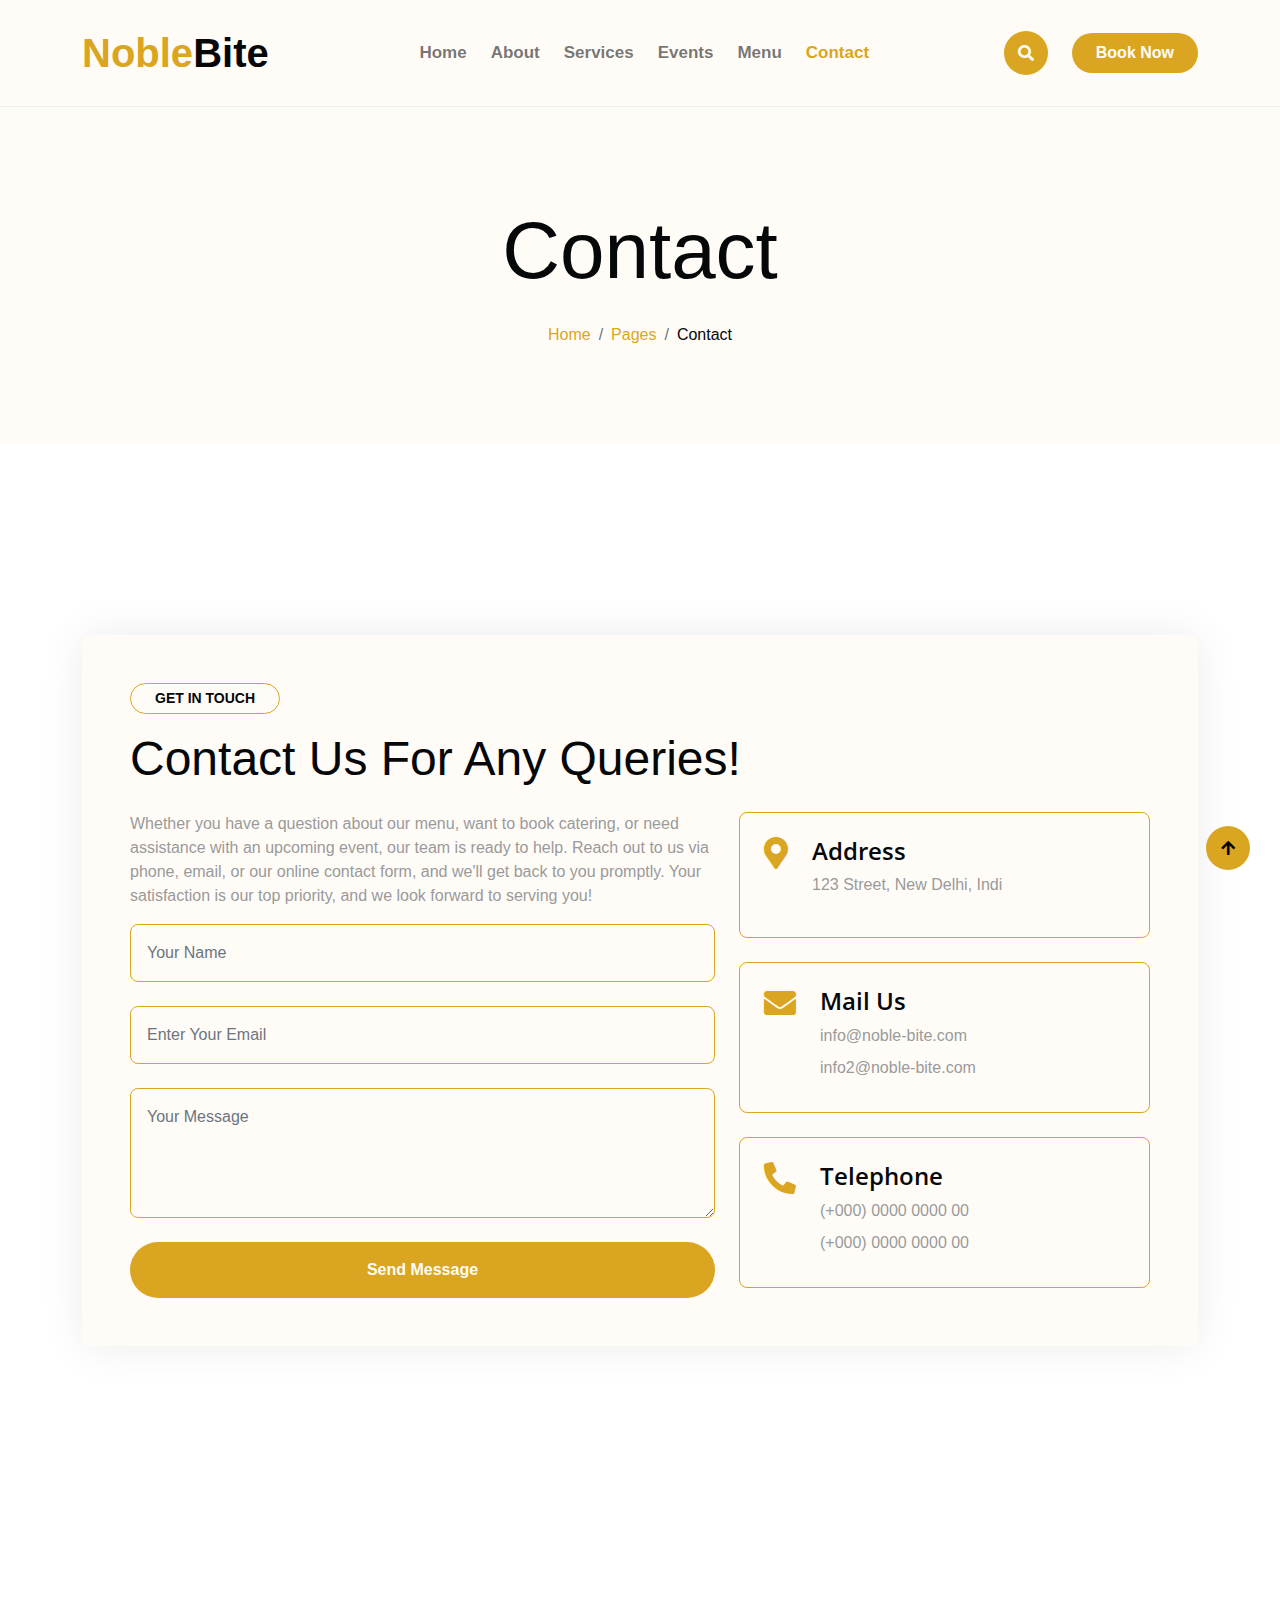
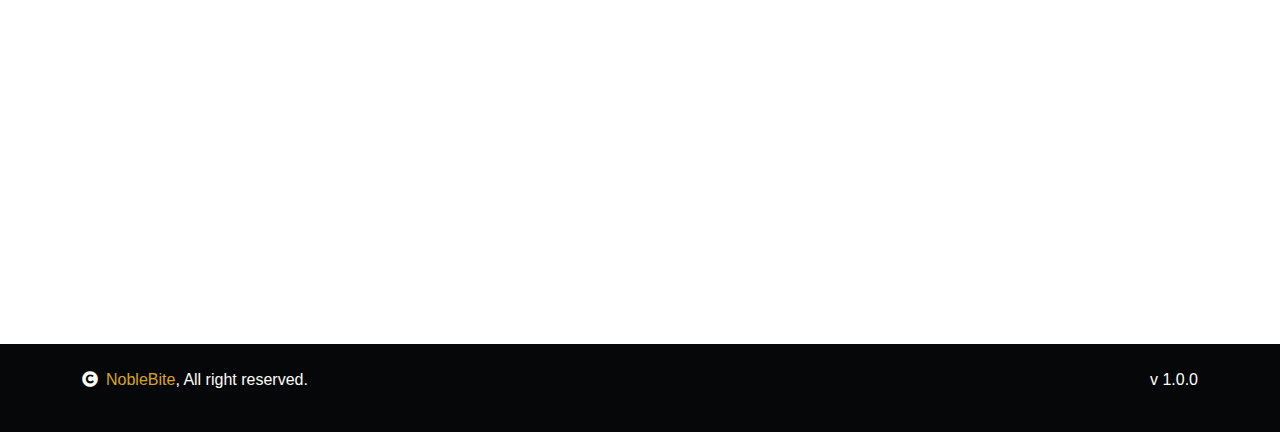
<file: contact.html>
<!DOCTYPE html>
<html lang="en">
  <head>
    <meta charset="utf-8" />
    <title>CaterServ - Catering Services Website Template</title>
    <meta content="width=device-width, initial-scale=1.0" name="viewport" />
    <meta content="" name="keywords" />
    <meta content="" name="description" />

    <!-- Google Web Fonts -->
    <link rel="preconnect" href="https://fonts.googleapis.com" />
    <link rel="preconnect" href="https://fonts.gstatic.com" crossorigin />
    <link
      href="https://fonts.googleapis.com/css2?family=Open+Sans:wght@400;600&family=Playball&display=swap"
      rel="stylesheet"
    />

    <!-- Icon Font Stylesheet -->
    <link
      rel="stylesheet"
      href="https://use.fontawesome.com/releases/v5.15.4/css/all.css"
    />
    <link
      href="https://cdn.jsdelivr.net/npm/bootstrap-icons@1.4.1/font/bootstrap-icons.css"
      rel="stylesheet"
    />

    <!-- Libraries Stylesheet -->
    <link href="lib/animate/animate.min.css" rel="stylesheet" />
    <link href="lib/lightbox/css/lightbox.min.css" rel="stylesheet" />
    <link href="lib/owlcarousel/owl.carousel.min.css" rel="stylesheet" />

    <!-- Customized Bootstrap Stylesheet -->
    <link href="css/bootstrap.min.css" rel="stylesheet" />

    <!-- Template Stylesheet -->
    <link href="css/style.css" rel="stylesheet" />
  </head>

  <body>
    <!-- Spinner Start -->
    <div
      id="spinner"
      class="show w-100 vh-100 bg-white position-fixed translate-middle top-50 start-50 d-flex align-items-center justify-content-center"
    >
      <div class="spinner-grow text-primary" role="status"></div>
    </div>
    <!-- Spinner End -->

    <!-- Navbar start -->
    <div class="container-fluid nav-bar">
      <div class="container">
        <nav class="navbar navbar-light navbar-expand-lg py-4">
          <a href="index.html" class="navbar-brand">
            <h1 class="text-primary fw-bold mb-0">
              Noble<span class="text-dark">Bite</span>
            </h1>
          </a>
          <button
            class="navbar-toggler py-2 px-3"
            type="button"
            data-bs-toggle="collapse"
            data-bs-target="#navbarCollapse"
          >
            <span class="fa fa-bars text-primary"></span>
          </button>
          <div class="collapse navbar-collapse" id="navbarCollapse">
            <div class="navbar-nav mx-auto">
              <a href="index.html" class="nav-item nav-link">Home</a>
              <a href="about.html" class="nav-item nav-link">About</a>
              <a href="service.html" class="nav-item nav-link">Services</a>
              <a href="event.html" class="nav-item nav-link">Events</a>
              <a href="menu.html" class="nav-item nav-link">Menu</a>
              <!-- <div class="nav-item dropdown">
                      <a
                        href="#"
                        class="nav-link dropdown-toggle"
                        data-bs-toggle="dropdown"
                        >Pages</a
                      >
                      <div class="dropdown-menu bg-light">
                        <a href="book.html" class="dropdown-item">Booking</a>
                        <a href="blog.html" class="dropdown-item">Our Blog</a>
                        <a href="team.html" class="dropdown-item">Our Team</a>
                        <a href="testimonial.html" class="dropdown-item"
                          >Testimonial</a
                        >
                        <a href="404.html" class="dropdown-item">404 Page</a>
                      </div>
                    </div> -->
              <a href="contact.html" class="nav-item nav-link active"
                >Contact</a
              >
            </div>
            <button
              class="btn-search btn btn-primary btn-md-square me-4 rounded-circle d-none d-lg-inline-flex text-light"
              data-bs-toggle="modal"
              data-bs-target="#searchModal"
            >
              <i class="fas fa-search"></i>
            </button>
            <a
              href=""
              class="btn btn-primary py-2 px-4 d-none d-xl-inline-block rounded-pill text-light"
              >Book Now</a
            >
          </div>
        </nav>
      </div>
    </div>
    <!-- Navbar End -->

    <!-- Modal Search Start -->
    <div
      class="modal fade"
      id="searchModal"
      tabindex="-1"
      aria-labelledby="exampleModalLabel"
      aria-hidden="true"
    >
      <div class="modal-dialog modal-fullscreen">
        <div class="modal-content rounded-0">
          <div class="modal-header">
            <h5 class="modal-title" id="exampleModalLabel">
              Search by keyword
            </h5>
            <button
              type="button"
              class="btn-close"
              data-bs-dismiss="modal"
              aria-label="Close"
            ></button>
          </div>
          <div class="modal-body d-flex align-items-center">
            <div class="input-group w-75 mx-auto d-flex">
              <input
                type="search"
                class="form-control bg-transparent p-3"
                placeholder="keywords"
                aria-describedby="search-icon-1"
              />
              <span id="search-icon-1" class="input-group-text p-3"
                ><i class="fa fa-search"></i
              ></span>
            </div>
          </div>
        </div>
      </div>
    </div>
    <!-- Modal Search End -->

    <!-- Hero Start -->
    <div class="container-fluid bg-light py-6 my-6 mt-0">
      <div class="container text-center animated bounceInDown">
        <h1 class="display-1 mb-4">Contact</h1>
        <ol
          class="breadcrumb justify-content-center mb-0 animated bounceInDown"
        >
          <li class="breadcrumb-item"><a href="#">Home</a></li>
          <li class="breadcrumb-item"><a href="#">Pages</a></li>
          <li class="breadcrumb-item text-dark" aria-current="page">Contact</li>
        </ol>
      </div>
    </div>
    <!-- Hero End -->

    <!-- Contact Start -->
    <div
      class="container-fluid contact py-6 wow bounceInUp"
      data-wow-delay="0.1s"
    >
      <div class="container">
        <div class="p-5 bg-light rounded contact-form">
          <div class="row g-4">
            <div class="col-12">
              <small
                class="d-inline-block fw-bold text-dark text-uppercase bg-light border border-primary rounded-pill px-4 py-1 mb-3"
                >Get in touch</small
              >
              <h1 class="display-5 mb-0">Contact Us For Any Queries!</h1>
            </div>
            <div class="col-md-6 col-lg-7">
              <p>
                Whether you have a question about our menu, want to book
                catering, or need assistance with an upcoming event, our team is
                ready to help. Reach out to us via phone, email, or our online
                contact form, and we'll get back to you promptly. Your
                satisfaction is our top priority, and we look forward to serving
                you!
              </p>
              <form>
                <input
                  type="text"
                  class="w-100 form-control p-3 mb-4 border-primary bg-light"
                  placeholder="Your Name"
                />
                <input
                  type="email"
                  class="w-100 form-control p-3 mb-4 border-primary bg-light"
                  placeholder="Enter Your Email"
                />
                <textarea
                  class="w-100 form-control mb-4 p-3 border-primary bg-light"
                  rows="4"
                  cols="10"
                  placeholder="Your Message"
                ></textarea>
                <button
                  class="w-100 btn btn-primary form-control p-3 border-primary bg-primary rounded-pill text-light"
                  type="submit"
                >
                  Send Message
                </button>
              </form>
            </div>
            <div class="col-md-6 col-lg-5">
              <div>
                <div
                  class="d-inline-flex w-100 border border-primary p-4 rounded mb-4"
                >
                  <i class="fas fa-map-marker-alt fa-2x text-primary me-4"></i>
                  <div class="">
                    <h4>Address</h4>
                    <p>123 Street, New Delhi, Indi</p>
                  </div>
                </div>
                <div
                  class="d-inline-flex w-100 border border-primary p-4 rounded mb-4"
                >
                  <i class="fas fa-envelope fa-2x text-primary me-4"></i>
                  <div class="">
                    <h4>Mail Us</h4>
                    <p class="mb-2">info@noble-bite.com</p>
                    <p class="mb-2">info2@noble-bite.com</p>
                  </div>
                </div>
                <div
                  class="d-inline-flex w-100 border border-primary p-4 rounded"
                >
                  <i class="fa fa-phone-alt fa-2x text-primary me-4"></i>
                  <div class="">
                    <h4>Telephone</h4>
                    <p class="mb-2">(+000) 0000 0000 00</p>
                    <p class="mb-2">(+000) 0000 0000 00</p>
                  </div>
                </div>
              </div>
            </div>
          </div>
        </div>
      </div>
    </div>
    <!-- Contact End -->

    <!-- Footer Start -->
    <div
      class="container-fluid footer py-6 my-6 mb-0 bg-light wow bounceInUp"
      data-wow-delay="0.1s"
    >
      <div class="container">
        <div class="row">
          <div class="col-lg-4 col-md-6">
            <div class="footer-item">
              <h1 class="text-primary">
                Noble<span class="text-dark">Bite</span>
              </h1>
              <p class="lh-lg mb-4">
                We are committed to providing you with exceptional service and
                quality. For any inquiries or feedback, don't hesitate to reach
                out to us.
              </p>
              <div class="footer-icon d-flex">
                <a
                  class="btn btn-primary btn-sm-square me-2 rounded-circle"
                  href=""
                  ><i class="fab fa-facebook-f"></i
                ></a>
                <a
                  class="btn btn-primary btn-sm-square me-2 rounded-circle"
                  href=""
                  ><i class="fab fa-twitter"></i
                ></a>
                <a
                  href="#"
                  class="btn btn-primary btn-sm-square me-2 rounded-circle"
                  ><i class="fab fa-instagram"></i
                ></a>
                <a href="#" class="btn btn-primary btn-sm-square rounded-circle"
                  ><i class="fab fa-linkedin-in"></i
                ></a>
              </div>
            </div>
          </div>
          <div class="col-lg-4 col-md-6">
            <div class="footer-item">
              <h4 class="mb-4">Special Items</h4>
              <div class="d-flex flex-column align-items-start">
                <a class="text-body mb-3" href=""
                  ><i class="fa fa-check text-primary me-2"></i>Cheese Burger</a
                >
                <a class="text-body mb-3" href=""
                  ><i class="fa fa-check text-primary me-2"></i>Sandwich</a
                >
                <a class="text-body mb-3" href=""
                  ><i class="fa fa-check text-primary me-2"></i>Panner Burger</a
                >
                <a class="text-body mb-3" href=""
                  ><i class="fa fa-check text-primary me-2"></i>Special
                  Sweets</a
                >
              </div>
            </div>
          </div>
          <div class="col-lg-4 col-md-6">
            <div class="footer-item">
              <h4 class="mb-4">Contact Us</h4>
              <div class="d-flex flex-column align-items-start">
                <p>
                  <i class="fa fa-map-marker-alt text-primary me-2"></i> 123
                  Street, New Dellhi, India
                </p>
                <p>
                  <i class="fa fa-phone-alt text-primary me-2"></i> (+000)
                  0000000000
                </p>
                <p>
                  <i class="fas fa-envelope text-primary me-2"></i>
                  info@noble-bite.com
                </p>
                <p>
                  <i class="fa fa-clock text-primary me-2"></i> 24/7 Hours
                  Service
                </p>
              </div>
            </div>
          </div>
          <!-- <div class="col-lg-3 col-md-6">
            <div class="footer-item">
              <h4 class="mb-4">Exciting Dishes</h4>
              <div class="row g-2">
                <div class="col-4">
                  <img
                    src="img/menu-01.jpg"
                    class="img-fluid rounded-circle border border-primary p-2"
                    alt=""
                  />
                </div>
                <div class="col-4">
                  <img
                    src="img/menu-02.jpg"
                    class="img-fluid rounded-circle border border-primary p-2"
                    alt=""
                  />
                </div>
                <div class="col-4">
                  <img
                    src="img/menu-03.jpg"
                    class="img-fluid rounded-circle border border-primary p-2"
                    alt=""
                  />
                </div>
                <div class="col-4">
                  <img
                    src="img/menu-04.jpg"
                    class="img-fluid rounded-circle border border-primary p-2"
                    alt=""
                  />
                </div>
                <div class="col-4">
                  <img
                    src="img/menu-05.jpg"
                    class="img-fluid rounded-circle border border-primary p-2"
                    alt=""
                  />
                </div>
                <div class="col-4">
                  <img
                    src="img/menu-06.jpg"
                    class="img-fluid rounded-circle border border-primary p-2"
                    alt=""
                  />
                </div>
              </div>
            </div>
          </div> -->
        </div>
      </div>
    </div>
    <!-- Footer End -->

    <!-- Copyright Start -->
    <div class="container-fluid copyright bg-dark py-4">
      <div class="container">
        <div class="row">
          <div class="col-md-6 text-center text-md-start mb-3 mb-md-0">
            <span class="text-light"
              ><a href="#"
                ><i class="fas fa-copyright text-light me-2"></i>NobleBite</a
              >, All right reserved.</span
            >
          </div>
          <div class="col-md-6 my-auto text-center text-md-end text-white">
            <p>v 1.0.0</p>
          </div>
        </div>
      </div>
    </div>
    <!-- Copyright End -->

    <!-- Back to Top -->
    <a href="#" class="btn btn-md-square btn-primary rounded-circle back-to-top"
      ><i class="fa fa-arrow-up"></i
    ></a>

    <!-- JavaScript Libraries -->
    <script src="https://ajax.googleapis.com/ajax/libs/jquery/1.12.4/jquery.min.js"></script>
    <script src="https://cdn.jsdelivr.net/npm/bootstrap@5.0.0/dist/js/bootstrap.bundle.min.js"></script>
    <script src="lib/wow/wow.min.js"></script>
    <script src="lib/easing/easing.min.js"></script>
    <script src="lib/waypoints/waypoints.min.js"></script>
    <script src="lib/counterup/counterup.min.js"></script>
    <script src="lib/lightbox/js/lightbox.min.js"></script>
    <script src="lib/owlcarousel/owl.carousel.min.js"></script>

    <!-- Template Javascript -->
    <script src="js/main.js"></script>
  </body>
</html>
</file>
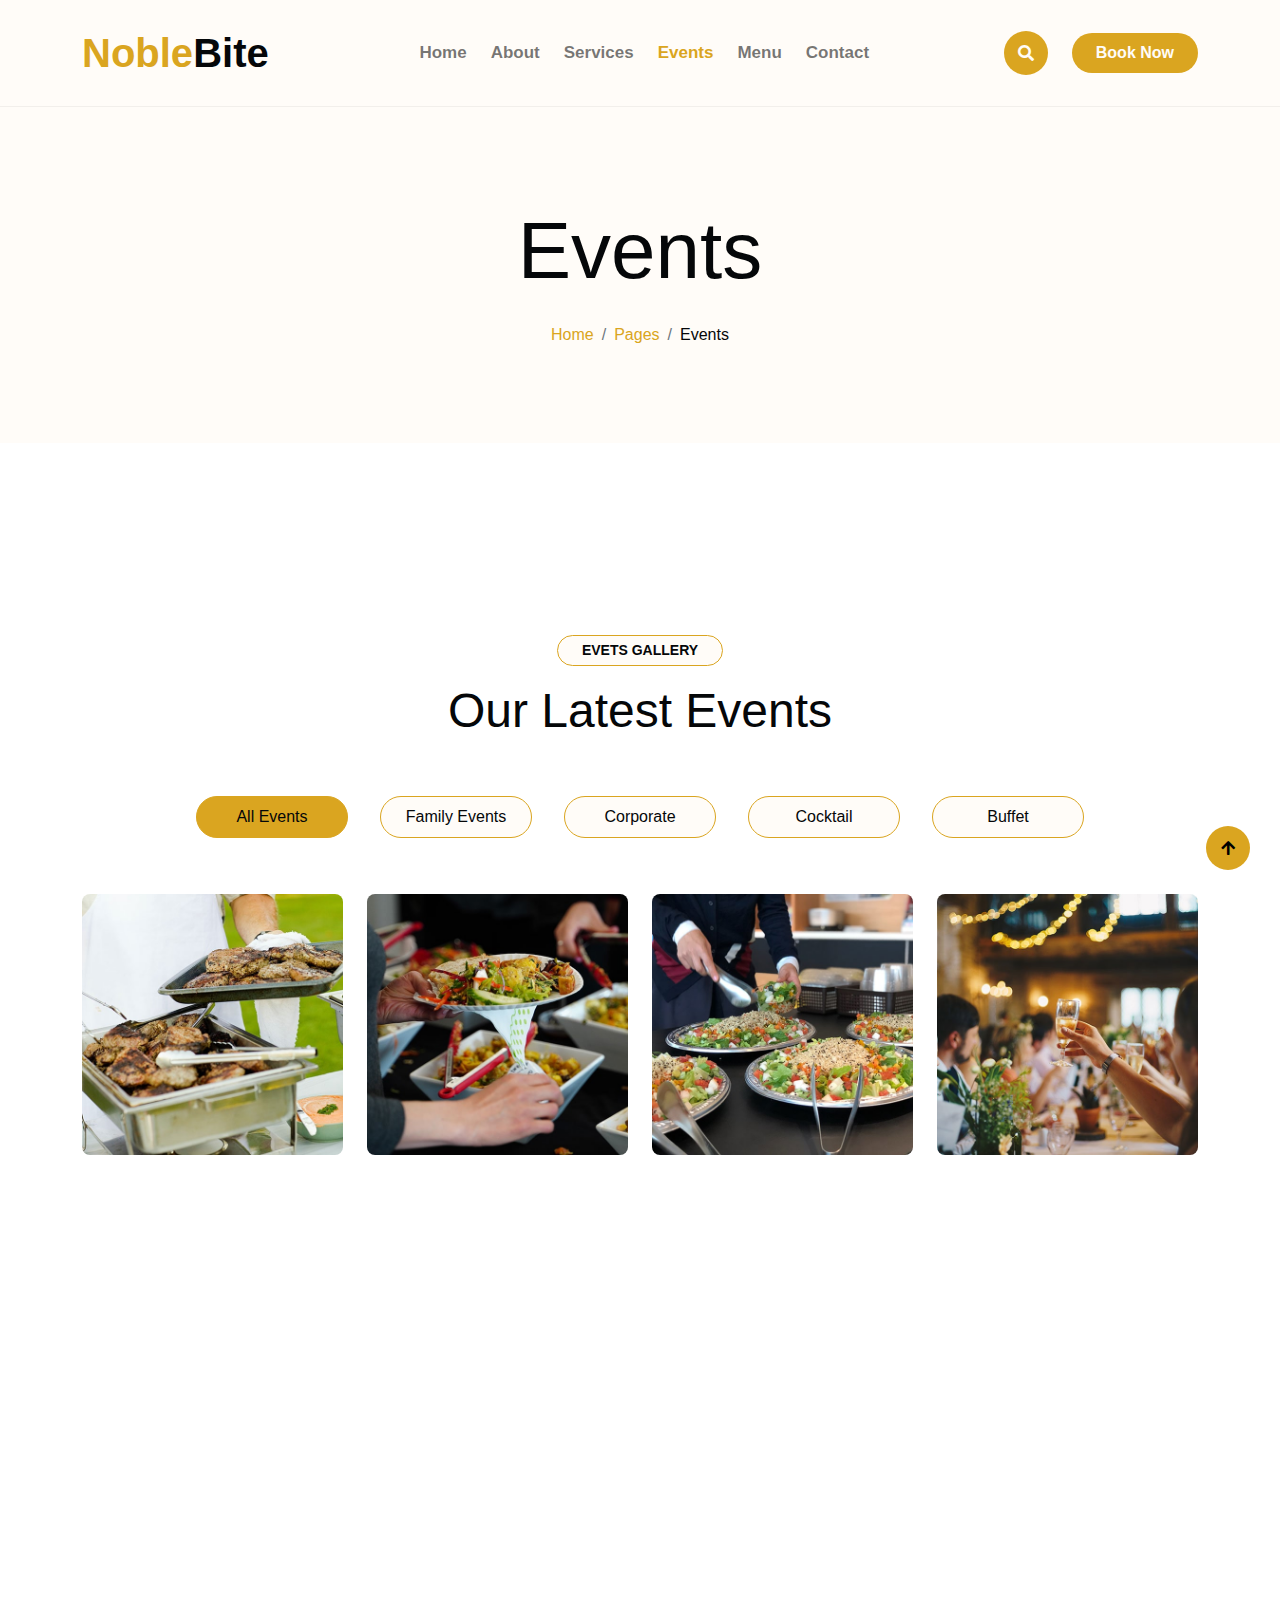
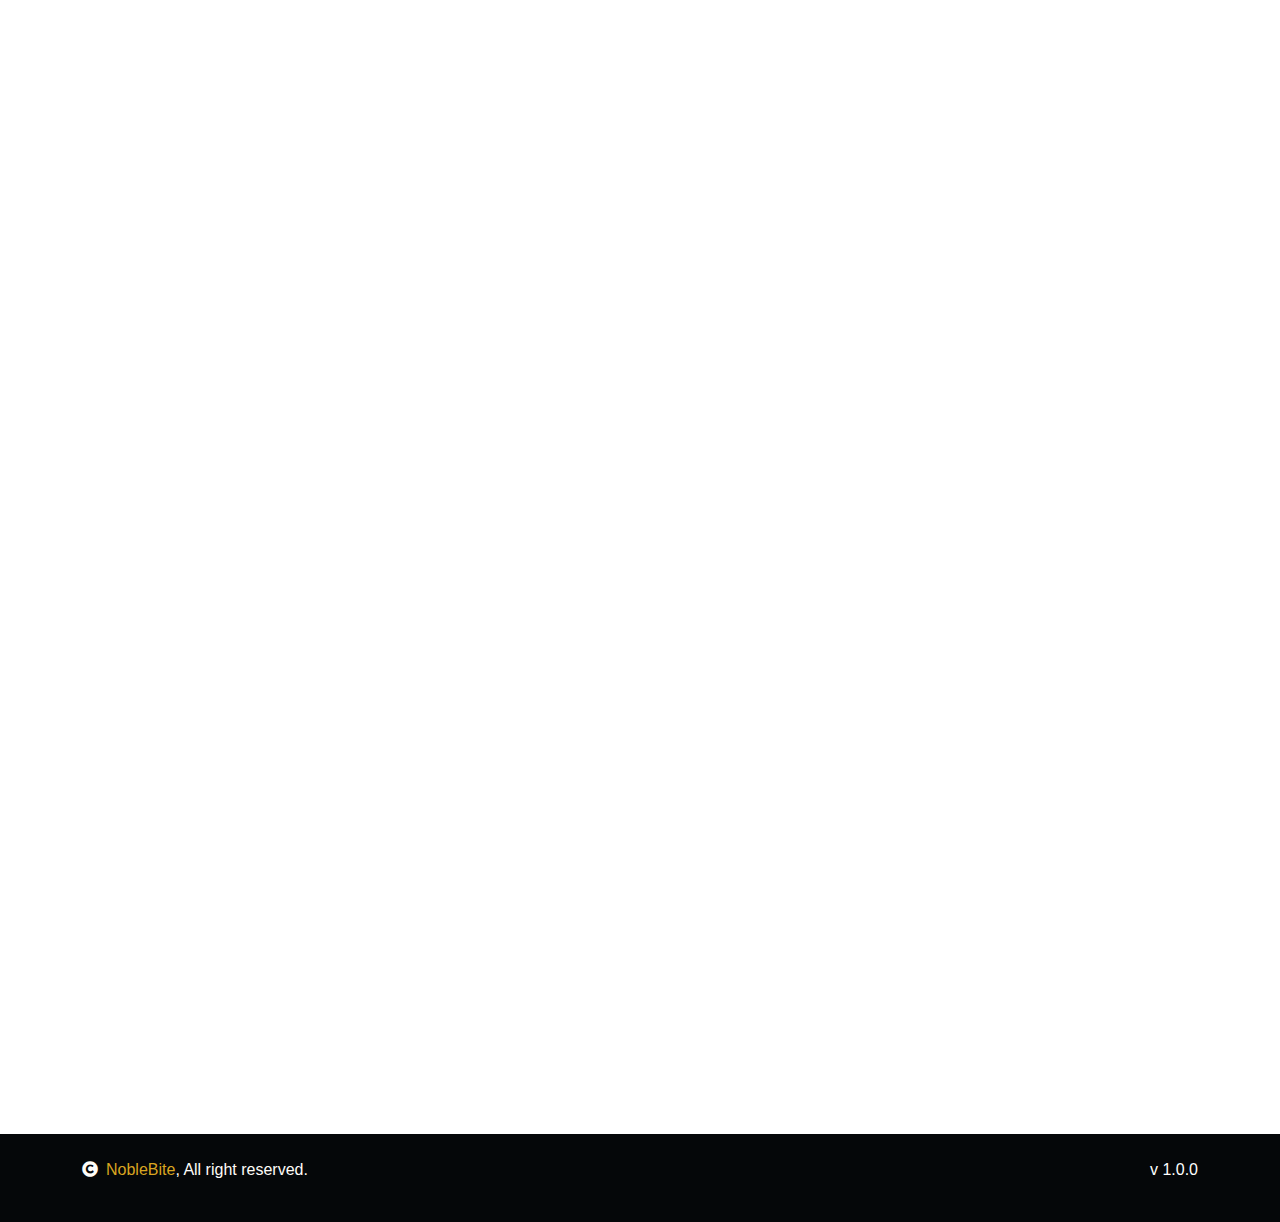
<file: event.html>
<!DOCTYPE html>
<html lang="en">
  <head>
    <meta charset="utf-8" />
    <title>CaterServ - Catering Services Website Template</title>
    <meta content="width=device-width, initial-scale=1.0" name="viewport" />
    <meta content="" name="keywords" />
    <meta content="" name="description" />

    <!-- Google Web Fonts -->
    <link rel="preconnect" href="https://fonts.googleapis.com" />
    <link rel="preconnect" href="https://fonts.gstatic.com" crossorigin />
    <link
      href="https://fonts.googleapis.com/css2?family=Open+Sans:wght@400;600&family=Playball&display=swap"
      rel="stylesheet"
    />

    <!-- Icon Font Stylesheet -->
    <link
      rel="stylesheet"
      href="https://use.fontawesome.com/releases/v5.15.4/css/all.css"
    />
    <link
      href="https://cdn.jsdelivr.net/npm/bootstrap-icons@1.4.1/font/bootstrap-icons.css"
      rel="stylesheet"
    />

    <!-- Libraries Stylesheet -->
    <link href="lib/animate/animate.min.css" rel="stylesheet" />
    <link href="lib/lightbox/css/lightbox.min.css" rel="stylesheet" />
    <link href="lib/owlcarousel/owl.carousel.min.css" rel="stylesheet" />

    <!-- Customized Bootstrap Stylesheet -->
    <link href="css/bootstrap.min.css" rel="stylesheet" />

    <!-- Template Stylesheet -->
    <link href="css/style.css" rel="stylesheet" />
  </head>

  <body>
    <!-- Spinner Start -->
    <div
      id="spinner"
      class="show w-100 vh-100 bg-white position-fixed translate-middle top-50 start-50 d-flex align-items-center justify-content-center"
    >
      <div class="spinner-grow text-primary" role="status"></div>
    </div>
    <!-- Spinner End -->

    <!-- Navbar start -->
    <div class="container-fluid nav-bar">
      <div class="container">
        <nav class="navbar navbar-light navbar-expand-lg py-4">
          <a href="index.html" class="navbar-brand">
            <h1 class="text-primary fw-bold mb-0">
              Noble<span class="text-dark">Bite</span>
            </h1>
          </a>
          <button
            class="navbar-toggler py-2 px-3"
            type="button"
            data-bs-toggle="collapse"
            data-bs-target="#navbarCollapse"
          >
            <span class="fa fa-bars text-primary"></span>
          </button>
          <div class="collapse navbar-collapse" id="navbarCollapse">
            <div class="navbar-nav mx-auto">
              <a href="index.html" class="nav-item nav-link">Home</a>
              <a href="about.html" class="nav-item nav-link">About</a>
              <a href="service.html" class="nav-item nav-link">Services</a>
              <a href="event.html" class="nav-item nav-link active">Events</a>
              <a href="menu.html" class="nav-item nav-link">Menu</a>
              <!-- <div class="nav-item dropdown">
                            <a
                              href="#"
                              class="nav-link dropdown-toggle"
                              data-bs-toggle="dropdown"
                              >Pages</a
                            >
                            <div class="dropdown-menu bg-light">
                              <a href="book.html" class="dropdown-item">Booking</a>
                              <a href="blog.html" class="dropdown-item">Our Blog</a>
                              <a href="team.html" class="dropdown-item">Our Team</a>
                              <a href="testimonial.html" class="dropdown-item"
                                >Testimonial</a
                              >
                              <a href="404.html" class="dropdown-item">404 Page</a>
                            </div>
                          </div> -->
              <a href="contact.html" class="nav-item nav-link">Contact</a>
            </div>
            <button
              class="btn-search btn btn-primary btn-md-square me-4 rounded-circle d-none d-lg-inline-flex text-light"
              data-bs-toggle="modal"
              data-bs-target="#searchModal"
            >
              <i class="fas fa-search"></i>
            </button>
            <a
              href=""
              class="btn btn-primary py-2 px-4 d-none d-xl-inline-block rounded-pill text-light"
              >Book Now</a
            >
          </div>
        </nav>
      </div>
    </div>
    <!-- Navbar End -->

    <!-- Modal Search Start -->
    <div
      class="modal fade"
      id="searchModal"
      tabindex="-1"
      aria-labelledby="exampleModalLabel"
      aria-hidden="true"
    >
      <div class="modal-dialog modal-fullscreen">
        <div class="modal-content rounded-0">
          <div class="modal-header">
            <h5 class="modal-title" id="exampleModalLabel">
              Search by keyword
            </h5>
            <button
              type="button"
              class="btn-close"
              data-bs-dismiss="modal"
              aria-label="Close"
            ></button>
          </div>
          <div class="modal-body d-flex align-items-center">
            <div class="input-group w-75 mx-auto d-flex">
              <input
                type="search"
                class="form-control bg-transparent p-3"
                placeholder="keywords"
                aria-describedby="search-icon-1"
              />
              <span id="search-icon-1" class="input-group-text p-3"
                ><i class="fa fa-search"></i
              ></span>
            </div>
          </div>
        </div>
      </div>
    </div>
    <!-- Modal Search End -->

    <!-- Hero Start -->
    <div class="container-fluid bg-light py-6 my-6 mt-0">
      <div class="container text-center animated bounceInDown">
        <h1 class="display-1 mb-4">Events</h1>
        <ol
          class="breadcrumb justify-content-center mb-0 animated bounceInDown"
        >
          <li class="breadcrumb-item"><a href="#">Home</a></li>
          <li class="breadcrumb-item"><a href="#">Pages</a></li>
          <li class="breadcrumb-item text-dark" aria-current="page">Events</li>
        </ol>
      </div>
    </div>
    <!-- Hero End -->

    <!-- Events Start -->
    <div class="container-fluid event py-6">
      <div class="container">
        <div class="text-center wow bounceInUp" data-wow-delay="0.1s">
          <small
            class="d-inline-block fw-bold text-dark text-uppercase bg-light border border-primary rounded-pill px-4 py-1 mb-3"
            >Evets Gallery</small
          >
          <h1 class="display-5 mb-5">Our Latest Events</h1>
        </div>
        <div class="tab-class text-center">
          <ul
            class="nav nav-pills d-inline-flex justify-content-center mb-5 wow bounceInUp"
            data-wow-delay="0.1s"
          >
            <li class="nav-item p-2">
              <a
                class="d-flex mx-2 py-2 border border-primary bg-light rounded-pill active"
                data-bs-toggle="pill"
                href="#tab-1"
              >
                <span class="text-dark" style="width: 150px">All Events</span>
              </a>
            </li>
            <li class="nav-item p-2">
              <a
                class="d-flex py-2 mx-2 border border-primary bg-light rounded-pill"
                data-bs-toggle="pill"
                href="#tab-2"
              >
                <span class="text-dark" style="width: 150px"
                  >Family Events</span
                >
              </a>
            </li>
            <li class="nav-item p-2">
              <a
                class="d-flex mx-2 py-2 border border-primary bg-light rounded-pill"
                data-bs-toggle="pill"
                href="#tab-3"
              >
                <span class="text-dark" style="width: 150px">Corporate</span>
              </a>
            </li>
            <li class="nav-item p-2">
              <a
                class="d-flex mx-2 py-2 border border-primary bg-light rounded-pill"
                data-bs-toggle="pill"
                href="#tab-4"
              >
                <span class="text-dark" style="width: 150px">Cocktail</span>
              </a>
            </li>
            <li class="nav-item p-2">
              <a
                class="d-flex mx-2 py-2 border border-primary bg-light rounded-pill"
                data-bs-toggle="pill"
                href="#tab-5"
              >
                <span class="text-dark" style="width: 150px">Buffet</span>
              </a>
            </li>
          </ul>
          <div class="tab-content">
            <div id="tab-1" class="tab-pane fade show p-0 active">
              <div class="row g-4">
                <div class="col-lg-12">
                  <div class="row g-4">
                    <div
                      class="col-md-6 col-lg-3 wow bounceInUp"
                      data-wow-delay="0.1s"
                    >
                      <div class="event-img position-relative">
                        <img
                          class="img-fluid rounded w-100"
                          src="img/event-1.jpg"
                          alt=""
                        />
                        <div class="event-overlay d-flex flex-column p-4">
                          <h4 class="me-auto">Wedding</h4>
                          <a
                            href="img/event-1.jpg"
                            data-lightbox="event-1"
                            class="my-auto"
                            ><i class="fas fa-search-plus text-dark fa-2x"></i
                          ></a>
                        </div>
                      </div>
                    </div>
                    <div
                      class="col-md-6 col-lg-3 wow bounceInUp"
                      data-wow-delay="0.3s"
                    >
                      <div class="event-img position-relative">
                        <img
                          class="img-fluid rounded w-100"
                          src="img/event-2.jpg"
                          alt=""
                        />
                        <div class="event-overlay d-flex flex-column p-4">
                          <h4 class="me-auto">Corporate</h4>
                          <a
                            href="img/event-2.jpg"
                            data-lightbox="event-2"
                            class="my-auto"
                            ><i class="fas fa-search-plus text-dark fa-2x"></i
                          ></a>
                        </div>
                      </div>
                    </div>
                    <div
                      class="col-md-6 col-lg-3 wow bounceInUp"
                      data-wow-delay="0.5s"
                    >
                      <div class="event-img position-relative">
                        <img
                          class="img-fluid rounded w-100"
                          src="img/event-3.jpg"
                          alt=""
                        />
                        <div class="event-overlay d-flex flex-column p-4">
                          <h4 class="me-auto">Wedding</h4>
                          <a
                            href="img/event-3.jpg"
                            data-lightbox="event-3"
                            class="my-auto"
                            ><i class="fas fa-search-plus text-dark fa-2x"></i
                          ></a>
                        </div>
                      </div>
                    </div>
                    <div
                      class="col-md-6 col-lg-3 wow bounceInUp"
                      data-wow-delay="0.7s"
                    >
                      <div class="event-img position-relative">
                        <img
                          class="img-fluid rounded w-100"
                          src="img/event-4.jpg"
                          alt=""
                        />
                        <div class="event-overlay d-flex flex-column p-4">
                          <h4 class="me-auto">Buffet</h4>
                          <a
                            href="img/event-4.jpg"
                            data-lightbox="event-4"
                            class="my-auto"
                            ><i class="fas fa-search-plus text-dark fa-2x"></i
                          ></a>
                        </div>
                      </div>
                    </div>
                    <div
                      class="col-md-6 col-lg-3 wow bounceInUp"
                      data-wow-delay="0.1s"
                    >
                      <div class="event-img position-relative">
                        <img
                          class="img-fluid rounded w-100"
                          src="img/event-5.jpg"
                          alt=""
                        />
                        <div class="event-overlay d-flex flex-column p-4">
                          <h4 class="me-auto">Cocktail</h4>
                          <a
                            href="img/event-5.jpg"
                            data-lightbox="event-5"
                            class="my-auto"
                            ><i class="fas fa-search-plus text-dark fa-2x"></i
                          ></a>
                        </div>
                      </div>
                    </div>
                    <div
                      class="col-md-6 col-lg-3 wow bounceInUp"
                      data-wow-delay="0.3s"
                    >
                      <div class="event-img position-relative">
                        <img
                          class="img-fluid rounded w-100"
                          src="img/event-6.jpg"
                          alt=""
                        />
                        <div class="event-overlay d-flex flex-column p-4">
                          <h4 class="me-auto">Wedding</h4>
                          <a
                            href="img/event-6.jpg"
                            data-lightbox="event-6"
                            class="my-auto"
                            ><i class="fas fa-search-plus text-dark fa-2x"></i
                          ></a>
                        </div>
                      </div>
                    </div>
                    <div
                      class="col-md-6 col-lg-3 wow bounceInUp"
                      data-wow-delay="0.5s"
                    >
                      <div class="event-img position-relative">
                        <img
                          class="img-fluid rounded w-100"
                          src="img/event-7.jpg"
                          alt=""
                        />
                        <div class="event-overlay d-flex flex-column p-4">
                          <h4 class="me-auto">Buffet</h4>
                          <a
                            href="img/event-7.jpg"
                            data-lightbox="event-7"
                            class="my-auto"
                            ><i class="fas fa-search-plus text-dark fa-2x"></i
                          ></a>
                        </div>
                      </div>
                    </div>
                    <div
                      class="col-md-6 col-lg-3 wow bounceInUp"
                      data-wow-delay="0.7s"
                    >
                      <div class="event-img position-relative">
                        <img
                          class="img-fluid rounded w-100"
                          src="img/event-8.jpg"
                          alt=""
                        />
                        <div class="event-overlay d-flex flex-column p-4">
                          <h4 class="me-auto">Corporate</h4>
                          <a
                            href="img/event-8.jpg"
                            data-lightbox="event-17"
                            class="my-auto"
                            ><i class="fas fa-search-plus text-dark fa-2x"></i
                          ></a>
                        </div>
                      </div>
                    </div>
                  </div>
                </div>
              </div>
            </div>
            <div id="tab-2" class="tab-pane fade show p-0">
              <div class="row g-4">
                <div class="col-lg-12">
                  <div class="row g-4">
                    <div class="col-md-6 col-lg-3">
                      <div class="event-img position-relative">
                        <img
                          class="img-fluid rounded w-100"
                          src="img/event-1.jpg"
                          alt=""
                        />
                        <div class="event-overlay d-flex flex-column p-4">
                          <h4 class="me-auto">Wedding</h4>
                          <a
                            href="img/01.jpg"
                            data-lightbox="event-8"
                            class="my-auto"
                            ><i class="fas fa-search-plus text-dark fa-2x"></i
                          ></a>
                        </div>
                      </div>
                    </div>
                    <div class="col-md-6 col-lg-3">
                      <div class="event-img position-relative">
                        <img
                          class="img-fluid rounded w-100"
                          src="img/event-2.jpg"
                          alt=""
                        />
                        <div class="event-overlay d-flex flex-column p-4">
                          <h4 class="me-auto">Wedding</h4>
                          <a
                            href="img/01.jpg"
                            data-lightbox="event-9"
                            class="my-auto"
                            ><i class="fas fa-search-plus text-dark fa-2x"></i
                          ></a>
                        </div>
                      </div>
                    </div>
                  </div>
                </div>
              </div>
            </div>
            <div id="tab-3" class="tab-pane fade show p-0">
              <div class="row g-4">
                <div class="col-lg-12">
                  <div class="row g-4">
                    <div class="col-md-6 col-lg-3">
                      <div class="event-img position-relative">
                        <img
                          class="img-fluid rounded w-100"
                          src="img/event-3.jpg"
                          alt=""
                        />
                        <div class="event-overlay d-flex flex-column p-4">
                          <h4 class="me-auto">Corporate</h4>
                          <a
                            href="img/01.jpg"
                            data-lightbox="event-10"
                            class="my-auto"
                            ><i class="fas fa-search-plus text-dark fa-2x"></i
                          ></a>
                        </div>
                      </div>
                    </div>
                    <div class="col-md-6 col-lg-3">
                      <div class="event-img position-relative">
                        <img
                          class="img-fluid rounded w-100"
                          src="img/event-4.jpg"
                          alt=""
                        />
                        <div class="event-overlay d-flex flex-column p-4">
                          <h4 class="me-auto">Corporate</h4>
                          <a
                            href="img/01.jpg"
                            data-lightbox="event-11"
                            class="my-auto"
                            ><i class="fas fa-search-plus text-dark fa-2x"></i
                          ></a>
                        </div>
                      </div>
                    </div>
                  </div>
                </div>
              </div>
            </div>
            <div id="tab-4" class="tab-pane fade show p-0">
              <div class="row g-4">
                <div class="col-lg-12">
                  <div class="row g-4">
                    <div class="col-md-6 col-lg-3">
                      <div class="event-img position-relative">
                        <img
                          class="img-fluid rounded w-100"
                          src="img/event-5.jpg"
                          alt=""
                        />
                        <div class="event-overlay d-flex flex-column p-4">
                          <h4 class="me-auto">Cocktail</h4>
                          <a
                            href="img/01.jpg"
                            data-lightbox="event-12"
                            class="my-auto"
                            ><i class="fas fa-search-plus text-dark fa-2x"></i
                          ></a>
                        </div>
                      </div>
                    </div>
                    <div class="col-md-6 col-lg-3">
                      <div class="event-img position-relative">
                        <img
                          class="img-fluid rounded w-100"
                          src="img/event-6.jpg"
                          alt=""
                        />
                        <div class="event-overlay d-flex flex-column p-4">
                          <h4 class="me-auto">Cocktail</h4>
                          <a
                            href="img/01.jpg"
                            data-lightbox="event-13"
                            class="my-auto"
                            ><i class="fas fa-search-plus text-dark fa-2x"></i
                          ></a>
                        </div>
                      </div>
                    </div>
                  </div>
                </div>
              </div>
            </div>
            <div id="tab-5" class="tab-pane fade show p-0">
              <div class="row g-4">
                <div class="col-lg-12">
                  <div class="row g-4">
                    <div class="col-md-6 col-lg-3">
                      <div class="event-img position-relative">
                        <img
                          class="img-fluid rounded w-100"
                          src="img/event-7.jpg"
                          alt=""
                        />
                        <div class="event-overlay d-flex flex-column p-4">
                          <h4 class="me-auto">Buffet</h4>
                          <a
                            href="img/01.jpg"
                            data-lightbox="event-14"
                            class="my-auto"
                            ><i class="fas fa-search-plus text-dark fa-2x"></i
                          ></a>
                        </div>
                      </div>
                    </div>
                    <div class="col-md-6 col-lg-3">
                      <div class="event-img position-relative">
                        <img
                          class="img-fluid rounded w-100"
                          src="img/event-8.jpg"
                          alt=""
                        />
                        <div class="event-overlay d-flex flex-column p-4">
                          <h4 class="me-auto">Buffet</h4>
                          <a
                            href="img/01.jpg"
                            data-lightbox="event-15"
                            class="my-auto"
                            ><i class="fas fa-search-plus text-dark fa-2x"></i
                          ></a>
                        </div>
                      </div>
                    </div>
                  </div>
                </div>
              </div>
            </div>
          </div>
        </div>
      </div>
    </div>
    <!-- Events End -->

    <!-- Book Us Start -->
    <div
      class="container-fluid contact py-6 wow bounceInUp"
      data-wow-delay="0.1s"
    >
      <div class="container">
        <div class="row g-0">
          <div class="col-1">
            <img
              src="img/contact_img.jpg"
              class="img-fluid h-100 w-100 rounded-start"
              style="object-fit: cover; opacity: 0.7"
              alt=""
            />
          </div>
          <div class="col-10">
            <div
              class="border-bottom border-top border-primary bg-light py-5 px-4"
            >
              <div class="text-center">
                <small
                  class="d-inline-block fw-bold text-dark text-uppercase bg-light border border-primary rounded-pill px-4 py-1 mb-3"
                  >Book Now</small
                >
                <h1 class="display-5 mb-5">Book Our Services</h1>
              </div>
              <div class="row g-4 form">
                <div class="col-lg-4 col-md-6">
                  <select
                    class="form-select border-primary p-2"
                    aria-label="Default select example"
                  >
                    <option selected>Select Country</option>
                    <option value="1">USA</option>
                    <option value="2">UK</option>
                    <option value="3">India</option>
                  </select>
                </div>
                <div class="col-lg-4 col-md-6">
                  <select
                    class="form-select border-primary p-2"
                    aria-label="Default select example"
                  >
                    <option selected>Select City</option>
                    <option value="1">City 1</option>
                    <option value="2">City 2</option>
                    <option value="3">City 3</option>
                  </select>
                </div>
                <div class="col-lg-4 col-md-6">
                  <select
                    class="form-select border-primary p-2"
                    aria-label="Default select example"
                  >
                    <option selected>Wedding</option>
                    <option value="1">Birthday</option>
                    <option value="2">Coorporate Event</option>
                    <option value="3">Reunion</option>
                  </select>
                </div>
                <div class="col-lg-4 col-md-6">
                  <select
                    class="form-select border-primary p-2"
                    aria-label="Default select example"
                  >
                    <option selected>No. Of People</option>
                    <option value="1">10-100</option>
                    <option value="1">100-200</option>
                    <option value="2">300-400</option>
                    <option value="3">500-600</option>
                    <option value="4">700-800</option>
                    <option value="5">900-1000</option>
                    <option value="6">1000+</option>
                  </select>
                </div>
                <div class="col-lg-4 col-md-6">
                  <select
                    class="form-select border-primary p-2"
                    aria-label="Default select example"
                  >
                    <option selected>Vegetarian</option>
                    <option value="1">Vegetarian</option>
                    <option value="2">Non Vegetarian</option>
                  </select>
                </div>
                <div class="col-lg-4 col-md-6">
                  <input
                    type="mobile"
                    class="form-control border-primary p-2"
                    placeholder="Your Contact No."
                  />
                </div>
                <div class="col-lg-4 col-md-6">
                  <input
                    type="date"
                    class="form-control border-primary p-2"
                    placeholder="Select Date"
                  />
                </div>
                <div class="col-lg-4 col-md-6">
                  <input
                    type="email"
                    class="form-control border-primary p-2"
                    placeholder="Enter Your Email"
                  />
                </div>
                <div class="col-12 text-center">
                  <button
                    type="submit"
                    class="btn btn-primary px-5 py-3 rounded-pill text-light"
                  >
                    Confirm Booking
                  </button>
                </div>
              </div>
            </div>
          </div>
          <div class="col-1">
            <img
              src="img/contact_img.jpg"
              class="img-fluid h-100 w-100 rounded-end"
              style="object-fit: cover; opacity: 0.7"
              alt=""
            />
          </div>
        </div>
      </div>
    </div>
    <!-- Book Us End -->

    <!-- Footer Start -->
    <div
      class="container-fluid footer py-6 my-6 mb-0 bg-light wow bounceInUp"
      data-wow-delay="0.1s"
    >
      <div class="container">
        <div class="row">
          <div class="col-lg-4 col-md-6">
            <div class="footer-item">
              <h1 class="text-primary">
                Noble<span class="text-dark">Bite</span>
              </h1>
              <p class="lh-lg mb-4">
                We are committed to providing you with exceptional service and
                quality. For any inquiries or feedback, don't hesitate to reach
                out to us.
              </p>
              <div class="footer-icon d-flex">
                <a
                  class="btn btn-primary btn-sm-square me-2 rounded-circle"
                  href=""
                  ><i class="fab fa-facebook-f"></i
                ></a>
                <a
                  class="btn btn-primary btn-sm-square me-2 rounded-circle"
                  href=""
                  ><i class="fab fa-twitter"></i
                ></a>
                <a
                  href="#"
                  class="btn btn-primary btn-sm-square me-2 rounded-circle"
                  ><i class="fab fa-instagram"></i
                ></a>
                <a href="#" class="btn btn-primary btn-sm-square rounded-circle"
                  ><i class="fab fa-linkedin-in"></i
                ></a>
              </div>
            </div>
          </div>
          <div class="col-lg-4 col-md-6">
            <div class="footer-item">
              <h4 class="mb-4">Special Items</h4>
              <div class="d-flex flex-column align-items-start">
                <a class="text-body mb-3" href=""
                  ><i class="fa fa-check text-primary me-2"></i>Cheese Burger</a
                >
                <a class="text-body mb-3" href=""
                  ><i class="fa fa-check text-primary me-2"></i>Sandwich</a
                >
                <a class="text-body mb-3" href=""
                  ><i class="fa fa-check text-primary me-2"></i>Panner Burger</a
                >
                <a class="text-body mb-3" href=""
                  ><i class="fa fa-check text-primary me-2"></i>Special
                  Sweets</a
                >
              </div>
            </div>
          </div>
          <div class="col-lg-4 col-md-6">
            <div class="footer-item">
              <h4 class="mb-4">Contact Us</h4>
              <div class="d-flex flex-column align-items-start">
                <p>
                  <i class="fa fa-map-marker-alt text-primary me-2"></i> 123
                  Street, New Dellhi, India
                </p>
                <p>
                  <i class="fa fa-phone-alt text-primary me-2"></i> (+000)
                  0000000000
                </p>
                <p>
                  <i class="fas fa-envelope text-primary me-2"></i>
                  info@noble-bite.com
                </p>
                <p>
                  <i class="fa fa-clock text-primary me-2"></i> 24/7 Hours
                  Service
                </p>
              </div>
            </div>
          </div>
          <!-- <div class="col-lg-3 col-md-6">
              <div class="footer-item">
                <h4 class="mb-4">Exciting Dishes</h4>
                <div class="row g-2">
                  <div class="col-4">
                    <img
                      src="img/menu-01.jpg"
                      class="img-fluid rounded-circle border border-primary p-2"
                      alt=""
                    />
                  </div>
                  <div class="col-4">
                    <img
                      src="img/menu-02.jpg"
                      class="img-fluid rounded-circle border border-primary p-2"
                      alt=""
                    />
                  </div>
                  <div class="col-4">
                    <img
                      src="img/menu-03.jpg"
                      class="img-fluid rounded-circle border border-primary p-2"
                      alt=""
                    />
                  </div>
                  <div class="col-4">
                    <img
                      src="img/menu-04.jpg"
                      class="img-fluid rounded-circle border border-primary p-2"
                      alt=""
                    />
                  </div>
                  <div class="col-4">
                    <img
                      src="img/menu-05.jpg"
                      class="img-fluid rounded-circle border border-primary p-2"
                      alt=""
                    />
                  </div>
                  <div class="col-4">
                    <img
                      src="img/menu-06.jpg"
                      class="img-fluid rounded-circle border border-primary p-2"
                      alt=""
                    />
                  </div>
                </div>
              </div>
            </div> -->
        </div>
      </div>
    </div>
    <!-- Footer End -->

    <!-- Copyright Start -->
    <div class="container-fluid copyright bg-dark py-4">
      <div class="container">
        <div class="row">
          <div class="col-md-6 text-center text-md-start mb-3 mb-md-0">
            <span class="text-light"
              ><a href="#"
                ><i class="fas fa-copyright text-light me-2"></i>NobleBite</a
              >, All right reserved.</span
            >
          </div>
          <div class="col-md-6 my-auto text-center text-md-end text-white">
            <p>v 1.0.0</p>
          </div>
        </div>
      </div>
    </div>
    <!-- Copyright End -->

    <!-- Back to Top -->
    <a href="#" class="btn btn-md-square btn-primary rounded-circle back-to-top"
      ><i class="fa fa-arrow-up"></i
    ></a>

    <!-- JavaScript Libraries -->
    <script src="https://ajax.googleapis.com/ajax/libs/jquery/1.12.4/jquery.min.js"></script>
    <script src="https://cdn.jsdelivr.net/npm/bootstrap@5.0.0/dist/js/bootstrap.bundle.min.js"></script>
    <script src="lib/wow/wow.min.js"></script>
    <script src="lib/easing/easing.min.js"></script>
    <script src="lib/waypoints/waypoints.min.js"></script>
    <script src="lib/counterup/counterup.min.js"></script>
    <script src="lib/lightbox/js/lightbox.min.js"></script>
    <script src="lib/owlcarousel/owl.carousel.min.js"></script>

    <!-- Template Javascript -->
    <script src="js/main.js"></script>
  </body>
</html>
</file>
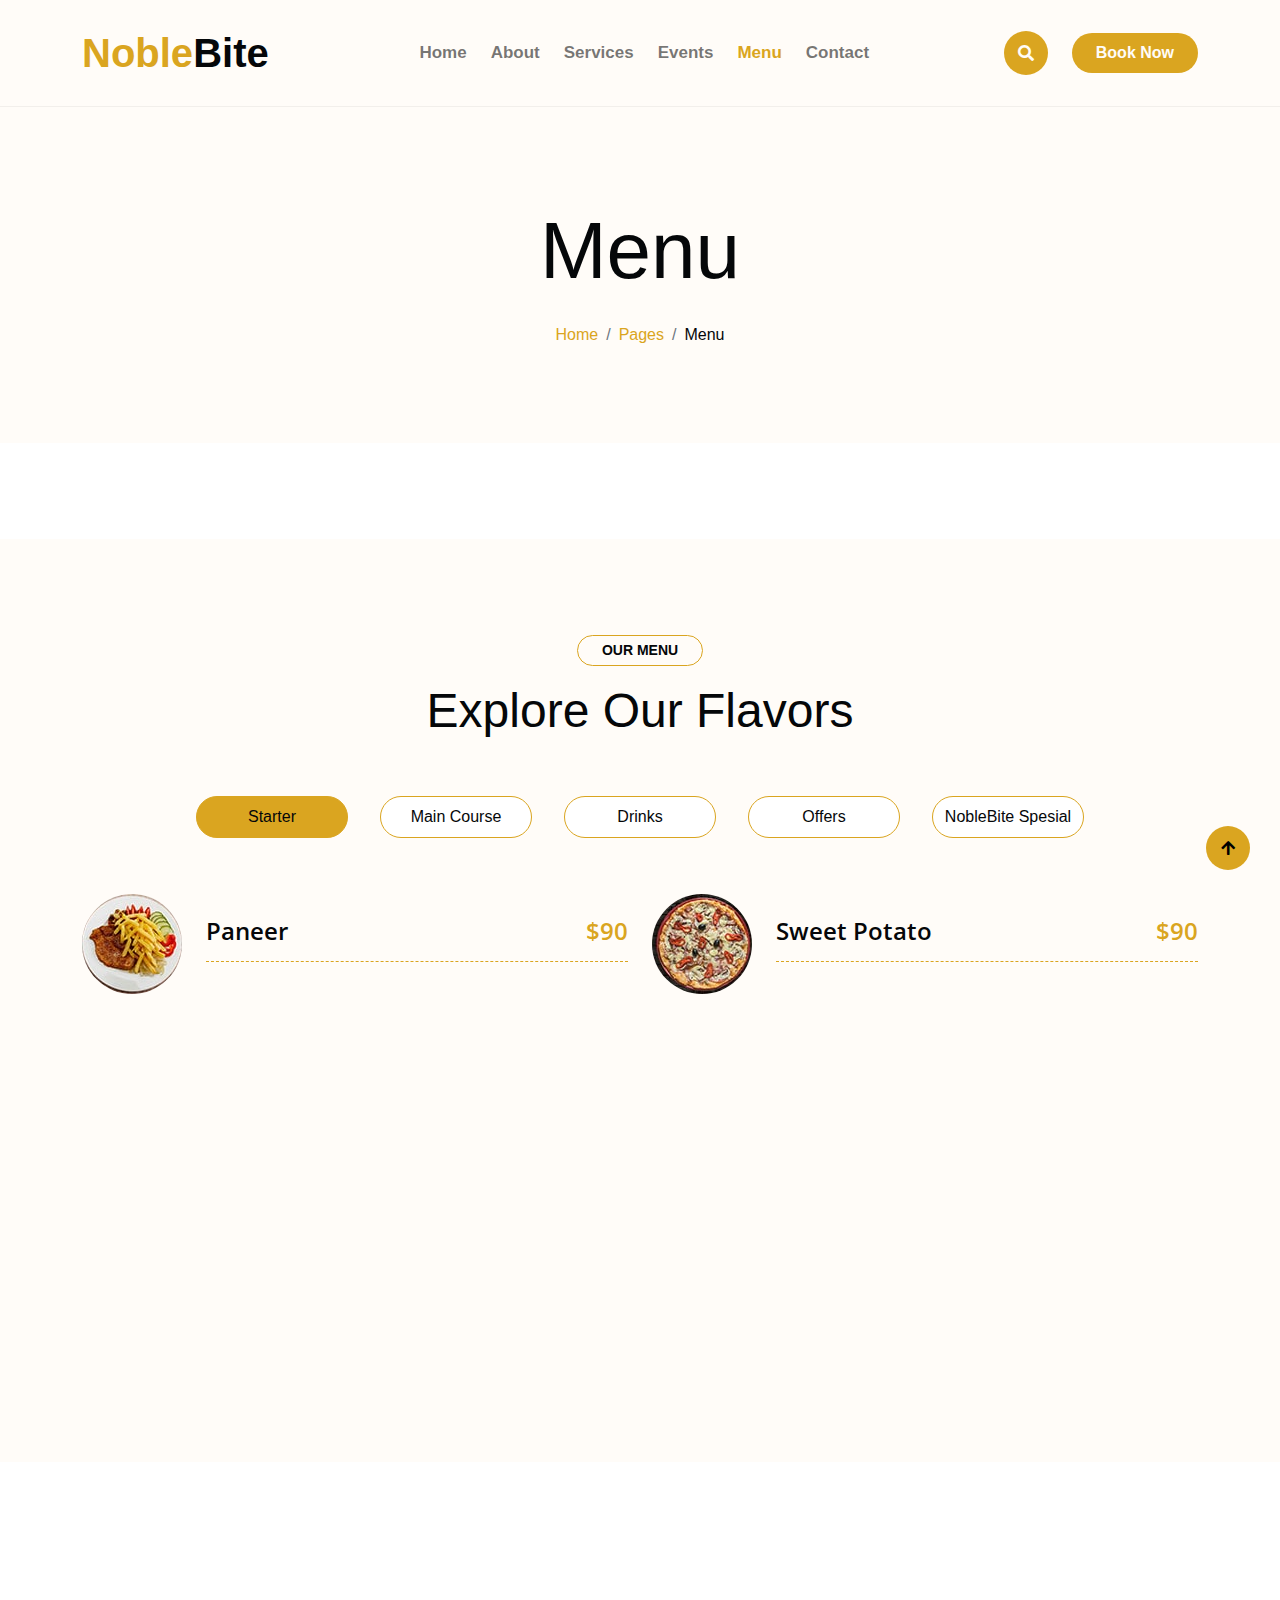
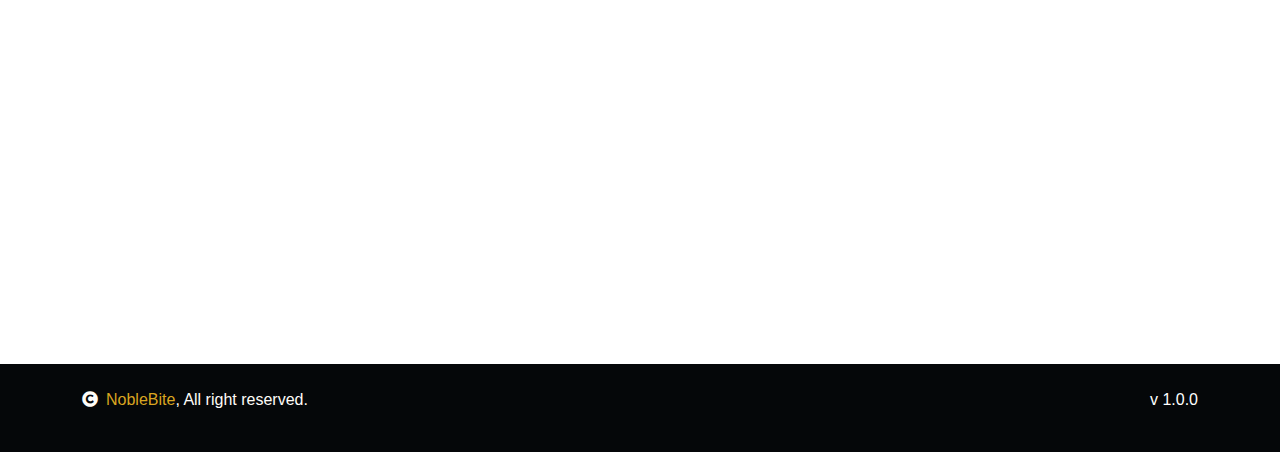
<file: menu.html>
<!DOCTYPE html>
<html lang="en">
  <head>
    <meta charset="utf-8" />
    <title>NobleBite - Responsive Prototype</title>
    <meta content="width=device-width, initial-scale=1.0" name="viewport" />
    <meta content="" name="keywords" />
    <meta content="" name="description" />

    <!-- Google Web Fonts -->
    <link rel="preconnect" href="https://fonts.googleapis.com" />
    <link rel="preconnect" href="https://fonts.gstatic.com" crossorigin />
    <link
      href="https://fonts.googleapis.com/css2?family=Open+Sans:wght@400;600&family=Playball&display=swap"
      rel="stylesheet"
    />

    <!-- Icon Font Stylesheet -->
    <link
      rel="stylesheet"
      href="https://use.fontawesome.com/releases/v5.15.4/css/all.css"
    />
    <link
      href="https://cdn.jsdelivr.net/npm/bootstrap-icons@1.4.1/font/bootstrap-icons.css"
      rel="stylesheet"
    />

    <!-- Libraries Stylesheet -->
    <link href="lib/animate/animate.min.css" rel="stylesheet" />
    <link href="lib/lightbox/css/lightbox.min.css" rel="stylesheet" />
    <link href="lib/owlcarousel/owl.carousel.min.css" rel="stylesheet" />

    <!-- Customized Bootstrap Stylesheet -->
    <link href="css/bootstrap.min.css" rel="stylesheet" />

    <!-- Template Stylesheet -->
    <link href="css/style.css" rel="stylesheet" />
  </head>

  <body>
    <!-- Spinner Start -->
    <div
      id="spinner"
      class="show w-100 vh-100 bg-white position-fixed translate-middle top-50 start-50 d-flex align-items-center justify-content-center"
    >
      <div class="spinner-grow text-primary" role="status"></div>
    </div>
    <!-- Spinner End -->

    <!-- Navbar start -->
    <div class="container-fluid nav-bar">
      <div class="container">
        <nav class="navbar navbar-light navbar-expand-lg py-4">
          <a href="index.html" class="navbar-brand">
            <h1 class="text-primary fw-bold mb-0">
              Noble<span class="text-dark">Bite</span>
            </h1>
          </a>
          <button
            class="navbar-toggler py-2 px-3"
            type="button"
            data-bs-toggle="collapse"
            data-bs-target="#navbarCollapse"
          >
            <span class="fa fa-bars text-primary"></span>
          </button>
          <div class="collapse navbar-collapse" id="navbarCollapse">
            <div class="navbar-nav mx-auto">
              <a href="index.html" class="nav-item nav-link">Home</a>
              <a href="about.html" class="nav-item nav-link">About</a>
              <a href="service.html" class="nav-item nav-link">Services</a>
              <a href="event.html" class="nav-item nav-link">Events</a>
              <a href="menu.html" class="nav-item nav-link active">Menu</a>
              <!-- <div class="nav-item dropdown">
                <a
                  href="#"
                  class="nav-link dropdown-toggle"
                  data-bs-toggle="dropdown"
                  >Pages</a
                >
                <div class="dropdown-menu bg-light">
                  <a href="book.html" class="dropdown-item">Booking</a>
                  <a href="blog.html" class="dropdown-item">Our Blog</a>
                  <a href="team.html" class="dropdown-item">Our Team</a>
                  <a href="testimonial.html" class="dropdown-item"
                    >Testimonial</a
                  >
                  <a href="404.html" class="dropdown-item">404 Page</a>
                </div>
              </div> -->
              <a href="contact.html" class="nav-item nav-link">Contact</a>
            </div>
            <button
              class="btn-search btn btn-primary btn-md-square me-4 rounded-circle d-none d-lg-inline-flex text-light"
              data-bs-toggle="modal"
              data-bs-target="#searchModal"
            >
              <i class="fas fa-search"></i>
            </button>
            <a
              href=""
              class="btn btn-primary py-2 px-4 d-none d-xl-inline-block rounded-pill text-light"
              >Book Now</a
            >
          </div>
        </nav>
      </div>
    </div>
    <!-- Navbar End -->

    <!-- Modal Search Start -->
    <div
      class="modal fade"
      id="searchModal"
      tabindex="-1"
      aria-labelledby="exampleModalLabel"
      aria-hidden="true"
    >
      <div class="modal-dialog modal-fullscreen">
        <div class="modal-content rounded-0">
          <div class="modal-header">
            <h5 class="modal-title" id="exampleModalLabel">
              Search by keyword
            </h5>
            <button
              type="button"
              class="btn-close"
              data-bs-dismiss="modal"
              aria-label="Close"
            ></button>
          </div>
          <div class="modal-body d-flex align-items-center">
            <div class="input-group w-75 mx-auto d-flex">
              <input
                type="search"
                class="form-control bg-transparent p-3"
                placeholder="keywords"
                aria-describedby="search-icon-1"
              />
              <span id="search-icon-1" class="input-group-text p-3"
                ><i class="fa fa-search"></i
              ></span>
            </div>
          </div>
        </div>
      </div>
    </div>
    <!-- Modal Search End -->

    <!-- Hero Start -->
    <div class="container-fluid bg-light py-6 my-6 mt-0">
      <div class="container text-center animated bounceInDown">
        <h1 class="display-1 mb-4">Menu</h1>
        <ol
          class="breadcrumb justify-content-center mb-0 animated bounceInDown"
        >
          <li class="breadcrumb-item"><a href="#">Home</a></li>
          <li class="breadcrumb-item"><a href="#">Pages</a></li>
          <li class="breadcrumb-item text-dark" aria-current="page">Menu</li>
        </ol>
      </div>
    </div>
    <!-- Hero End -->

    <!-- Menu Start -->
    <div class="container-fluid menu bg-light py-6 my-6">
      <div class="container">
        <div class="text-center wow bounceInUp" data-wow-delay="0.1s">
          <small
            class="d-inline-block fw-bold text-dark text-uppercase bg-light border border-primary rounded-pill px-4 py-1 mb-3"
            >Our Menu</small
          >
          <h1 class="display-5 mb-5">Explore Our Flavors</h1>
        </div>
        <div class="tab-class text-center">
          <ul
            class="nav nav-pills d-inline-flex justify-content-center mb-5 wow bounceInUp"
            data-wow-delay="0.1s"
          >
            <li class="nav-item p-2">
              <a
                class="d-flex py-2 mx-2 border border-primary bg-white rounded-pill active"
                data-bs-toggle="pill"
                href="#tab-6"
              >
                <span class="text-dark" style="width: 150px">Starter</span>
              </a>
            </li>
            <li class="nav-item p-2">
              <a
                class="d-flex py-2 mx-2 border border-primary bg-white rounded-pill"
                data-bs-toggle="pill"
                href="#tab-7"
              >
                <span class="text-dark" style="width: 150px">Main Course</span>
              </a>
            </li>
            <li class="nav-item p-2">
              <a
                class="d-flex py-2 mx-2 border border-primary bg-white rounded-pill"
                data-bs-toggle="pill"
                href="#tab-8"
              >
                <span class="text-dark" style="width: 150px">Drinks</span>
              </a>
            </li>
            <li class="nav-item p-2">
              <a
                class="d-flex py-2 mx-2 border border-primary bg-white rounded-pill"
                data-bs-toggle="pill"
                href="#tab-9"
              >
                <span class="text-dark" style="width: 150px">Offers</span>
              </a>
            </li>
            <li class="nav-item p-2">
              <a
                class="d-flex py-2 mx-2 border border-primary bg-white rounded-pill"
                data-bs-toggle="pill"
                href="#tab-10"
              >
                <span class="text-dark" style="width: 150px"
                  >NobleBite Spesial</span
                >
              </a>
            </li>
          </ul>
          <div class="tab-content">
            <div id="tab-6" class="tab-pane fade show p-0 active">
              <div class="row g-4">
                <div class="col-lg-6 wow bounceInUp" data-wow-delay="0.1s">
                  <div class="menu-item d-flex align-items-center">
                    <img
                      class="flex-shrink-0 img-fluid rounded-circle"
                      src="img/menu-01.jpg"
                      alt=""
                    />
                    <div class="w-100 d-flex flex-column text-start ps-4">
                      <div
                        class="d-flex justify-content-between border-bottom border-primary pb-2 mb-2"
                      >
                        <h4>Paneer</h4>
                        <h4 class="text-primary">$90</h4>
                      </div>
                      <!-- <p class="mb-0">
                        Consectetur adipiscing elit sed dwso eiusmod tempor
                        incididunt ut labore.
                      </p> -->
                    </div>
                  </div>
                </div>
                <div class="col-lg-6 wow bounceInUp" data-wow-delay="0.2s">
                  <div class="menu-item d-flex align-items-center">
                    <img
                      class="flex-shrink-0 img-fluid rounded-circle"
                      src="img/menu-02.jpg"
                      alt=""
                    />
                    <div class="w-100 d-flex flex-column text-start ps-4">
                      <div
                        class="d-flex justify-content-between border-bottom border-primary pb-2 mb-2"
                      >
                        <h4>Sweet Potato</h4>
                        <h4 class="text-primary">$90</h4>
                      </div>
                      <!-- <p class="mb-0">
                        Consectetur adipiscing elit sed dwso eiusmod tempor
                        incididunt ut labore.
                      </p> -->
                    </div>
                  </div>
                </div>
                <div class="col-lg-6 wow bounceInUp" data-wow-delay="0.3s">
                  <div class="menu-item d-flex align-items-center">
                    <img
                      class="flex-shrink-0 img-fluid rounded-circle"
                      src="img/menu-03.jpg"
                      alt=""
                    />
                    <div class="w-100 d-flex flex-column text-start ps-4">
                      <div
                        class="d-flex justify-content-between border-bottom border-primary pb-2 mb-2"
                      >
                        <h4>Sabudana Tikki</h4>
                        <h4 class="text-primary">$90</h4>
                      </div>
                      <!-- <p class="mb-0">
                        Consectetur adipiscing elit sed dwso eiusmod tempor
                        incididunt ut labore.
                      </p> -->
                    </div>
                  </div>
                </div>
                <div class="col-lg-6 wow bounceInUp" data-wow-delay="0.4s">
                  <div class="menu-item d-flex align-items-center">
                    <img
                      class="flex-shrink-0 img-fluid rounded-circle"
                      src="img/menu-04.jpg"
                      alt=""
                    />
                    <div class="w-100 d-flex flex-column text-start ps-4">
                      <div
                        class="d-flex justify-content-between border-bottom border-primary pb-2 mb-2"
                      >
                        <h4>Pizza</h4>
                        <h4 class="text-primary">$90</h4>
                      </div>
                      <!-- <p class="mb-0">
                        Consectetur adipiscing elit sed dwso eiusmod tempor
                        incididunt ut labore.
                      </p> -->
                    </div>
                  </div>
                </div>
                <div class="col-lg-6 wow bounceInUp" data-wow-delay="0.5s">
                  <div class="menu-item d-flex align-items-center">
                    <img
                      class="flex-shrink-0 img-fluid rounded-circle"
                      src="img/menu-05.jpg"
                      alt=""
                    />
                    <div class="w-100 d-flex flex-column text-start ps-4">
                      <div
                        class="d-flex justify-content-between border-bottom border-primary pb-2 mb-2"
                      >
                        <h4>Bacon</h4>
                        <h4 class="text-primary">$90</h4>
                      </div>
                      <!-- <p class="mb-0">
                        Consectetur adipiscing elit sed dwso eiusmod tempor
                        incididunt ut labore.
                      </p> -->
                    </div>
                  </div>
                </div>
                <div class="col-lg-6 wow bounceInUp" data-wow-delay="0.6s">
                  <div class="menu-item d-flex align-items-center">
                    <img
                      class="flex-shrink-0 img-fluid rounded-circle"
                      src="img/menu-06.jpg"
                      alt=""
                    />
                    <div class="w-100 d-flex flex-column text-start ps-4">
                      <div
                        class="d-flex justify-content-between border-bottom border-primary pb-2 mb-2"
                      >
                        <h4>Chicken</h4>
                        <h4 class="text-primary">$90</h4>
                      </div>
                      <!-- <p class="mb-0">
                        Consectetur adipiscing elit sed dwso eiusmod tempor
                        incididunt ut labore.
                      </p> -->
                    </div>
                  </div>
                </div>
                <div class="col-lg-6 wow bounceInUp" data-wow-delay="0.7s">
                  <div class="menu-item d-flex align-items-center">
                    <img
                      class="flex-shrink-0 img-fluid rounded-circle"
                      src="img/menu-07.jpg"
                      alt=""
                    />
                    <div class="w-100 d-flex flex-column text-start ps-4">
                      <div
                        class="d-flex justify-content-between border-bottom border-primary pb-2 mb-2"
                      >
                        <h4>Blooming</h4>
                        <h4 class="text-primary">$90</h4>
                      </div>
                      <!-- <p class="mb-0">
                        Consectetur adipiscing elit sed dwso eiusmod tempor
                        incididunt ut labore.
                      </p> -->
                    </div>
                  </div>
                </div>
                <div class="col-lg-6 wow bounceInUp" data-wow-delay="0.8s">
                  <div class="menu-item d-flex align-items-center">
                    <img
                      class="flex-shrink-0 img-fluid rounded-circle"
                      src="img/menu-08.jpg"
                      alt=""
                    />
                    <div class="w-100 d-flex flex-column text-start ps-4">
                      <div
                        class="d-flex justify-content-between border-bottom border-primary pb-2 mb-2"
                      >
                        <h4>Sweet</h4>
                        <h4 class="text-primary">$90</h4>
                      </div>
                      <!-- <p class="mb-0">
                        Consectetur adipiscing elit sed dwso eiusmod tempor
                        incididunt ut labore.
                      </p> -->
                    </div>
                  </div>
                </div>
              </div>
            </div>
            <div id="tab-7" class="tab-pane fade show p-0">
              <div class="row g-4">
                <div class="col-lg-6">
                  <div class="menu-item d-flex align-items-center">
                    <img
                      class="flex-shrink-0 img-fluid rounded-circle"
                      src="img/menu-01.jpg"
                      alt=""
                    />
                    <div class="w-100 d-flex flex-column text-start ps-4">
                      <div
                        class="d-flex justify-content-between border-bottom border-primary pb-2 mb-2"
                      >
                        <h4>Argentinian</h4>
                        <h4 class="text-primary">$90</h4>
                      </div>
                      <!-- <p class="mb-0">
                        Consectetur adipiscing elit sed dwso eiusmod tempor
                        incididunt ut labore.
                      </p> -->
                    </div>
                  </div>
                </div>
                <div class="col-lg-6">
                  <div class="menu-item d-flex align-items-center">
                    <img
                      class="flex-shrink-0 img-fluid rounded-circle"
                      src="img/menu-03.jpg"
                      alt=""
                    />
                    <div class="w-100 d-flex flex-column text-start ps-4">
                      <div
                        class="d-flex justify-content-between border-bottom border-primary pb-2 mb-2"
                      >
                        <h4>Crispy</h4>
                        <h4 class="text-primary">$90</h4>
                      </div>
                      <!-- <p class="mb-0">
                        Consectetur adipiscing elit sed dwso eiusmod tempor
                        incididunt ut labore.
                      </p> -->
                    </div>
                  </div>
                </div>
                <div class="col-lg-6">
                  <div class="menu-item d-flex align-items-center">
                    <img
                      class="flex-shrink-0 img-fluid rounded-circle"
                      src="img/menu-05.jpg"
                      alt=""
                    />
                    <div class="w-100 d-flex flex-column text-start ps-4">
                      <div
                        class="d-flex justify-content-between border-bottom border-primary pb-2 mb-2"
                      >
                        <h4>Sabudana Tikki</h4>
                        <h4 class="text-primary">$90</h4>
                      </div>
                      <!-- <p class="mb-0">
                        Consectetur adipiscing elit sed dwso eiusmod tempor
                        incididunt ut labore.
                      </p> -->
                    </div>
                  </div>
                </div>
                <div class="col-lg-6">
                  <div class="menu-item d-flex align-items-center">
                    <img
                      class="flex-shrink-0 img-fluid rounded-circle"
                      src="img/menu-07.jpg"
                      alt=""
                    />
                    <div class="w-100 d-flex flex-column text-start ps-4">
                      <div
                        class="d-flex justify-content-between border-bottom border-primary pb-2 mb-2"
                      >
                        <h4>Blooming</h4>
                        <h4 class="text-primary">$90</h4>
                      </div>
                      <!-- <p class="mb-0">
                        Consectetur adipiscing elit sed dwso eiusmod tempor
                        incididunt ut labore.
                      </p> -->
                    </div>
                  </div>
                </div>
                <div class="col-lg-6">
                  <div class="menu-item d-flex align-items-center">
                    <img
                      class="flex-shrink-0 img-fluid rounded-circle"
                      src="img/menu-08.jpg"
                      alt=""
                    />
                    <div class="w-100 d-flex flex-column text-start ps-4">
                      <div
                        class="d-flex justify-content-between border-bottom border-primary pb-2 mb-2"
                      >
                        <h4>Argentinian</h4>
                        <h4 class="text-primary">$90</h4>
                      </div>
                      <!-- <p class="mb-0">
                        Consectetur adipiscing elit sed dwso eiusmod tempor
                        incididunt ut labore.
                      </p> -->
                    </div>
                  </div>
                </div>
                <div class="col-lg-6">
                  <div class="menu-item d-flex align-items-center">
                    <img
                      class="flex-shrink-0 img-fluid rounded-circle"
                      src="img/menu-03.jpg"
                      alt=""
                    />
                    <div class="w-100 d-flex flex-column text-start ps-4">
                      <div
                        class="d-flex justify-content-between border-bottom border-primary pb-2 mb-2"
                      >
                        <h4>Lemon</h4>
                        <h4 class="text-primary">$90</h4>
                      </div>
                      <!-- <p class="mb-0">
                        Consectetur adipiscing elit sed dwso eiusmod tempor
                        incididunt ut labore.
                      </p> -->
                    </div>
                  </div>
                </div>
                <div class="col-lg-6">
                  <div class="menu-item d-flex align-items-center">
                    <img
                      class="flex-shrink-0 img-fluid rounded-circle"
                      src="img/menu-02.jpg"
                      alt=""
                    />
                    <div class="w-100 d-flex flex-column text-start ps-4">
                      <div
                        class="d-flex justify-content-between border-bottom border-primary pb-2 mb-2"
                      >
                        <h4>Water Drink</h4>
                        <h4 class="text-primary">$90</h4>
                      </div>
                      <!-- <p class="mb-0">
                        Consectetur adipiscing elit sed dwso eiusmod tempor
                        incididunt ut labore.
                      </p> -->
                    </div>
                  </div>
                </div>
                <div class="col-lg-6">
                  <div class="menu-item d-flex align-items-center">
                    <img
                      class="flex-shrink-0 img-fluid rounded-circle"
                      src="img/menu-01.jpg"
                      alt=""
                    />
                    <div class="w-100 d-flex flex-column text-start ps-4">
                      <div
                        class="d-flex justify-content-between border-bottom border-primary pb-2 mb-2"
                      >
                        <h4>Salty lemon</h4>
                        <h4 class="text-primary">$90</h4>
                      </div>
                      <!-- <p class="mb-0">
                        Consectetur adipiscing elit sed dwso eiusmod tempor
                        incididunt ut labore.
                      </p> -->
                    </div>
                  </div>
                </div>
              </div>
            </div>
            <div id="tab-8" class="tab-pane fade show p-0">
              <div class="row g-4">
                <div class="col-lg-6">
                  <div class="menu-item d-flex align-items-center">
                    <img
                      class="flex-shrink-0 img-fluid rounded-circle"
                      src="img/menu-01.jpg"
                      alt=""
                    />
                    <div class="w-100 d-flex flex-column text-start ps-4">
                      <div
                        class="d-flex justify-content-between border-bottom border-primary pb-2 mb-2"
                      >
                        <h4>Crispy water</h4>
                        <h4 class="text-primary">$90</h4>
                      </div>
                      <!-- <p class="mb-0">
                        Consectetur adipiscing elit sed dwso eiusmod tempor
                        incididunt ut labore.
                      </p> -->
                    </div>
                  </div>
                </div>
                <div class="col-lg-6">
                  <div class="menu-item d-flex align-items-center">
                    <img
                      class="flex-shrink-0 img-fluid rounded-circle"
                      src="img/menu-02.jpg"
                      alt=""
                    />
                    <div class="w-100 d-flex flex-column text-start ps-4">
                      <div
                        class="d-flex justify-content-between border-bottom border-primary pb-2 mb-2"
                      >
                        <h4>Juice</h4>
                        <h4 class="text-primary">$90</h4>
                      </div>
                      <!-- <p class="mb-0">
                        Consectetur adipiscing elit sed dwso eiusmod tempor
                        incididunt ut labore.
                      </p> -->
                    </div>
                  </div>
                </div>
                <div class="col-lg-6">
                  <div class="menu-item d-flex align-items-center">
                    <img
                      class="flex-shrink-0 img-fluid rounded-circle"
                      src="img/menu-03.jpg"
                      alt=""
                    />
                    <div class="w-100 d-flex flex-column text-start ps-4">
                      <div
                        class="d-flex justify-content-between border-bottom border-primary pb-2 mb-2"
                      >
                        <h4>Orange</h4>
                        <h4 class="text-primary">$90</h4>
                      </div>
                      <!-- <p class="mb-0">
                        Consectetur adipiscing elit sed dwso eiusmod tempor
                        incididunt ut labore.
                      </p> -->
                    </div>
                  </div>
                </div>
                <div class="col-lg-6">
                  <div class="menu-item d-flex align-items-center">
                    <img
                      class="flex-shrink-0 img-fluid rounded-circle"
                      src="img/menu-04.jpg"
                      alt=""
                    />
                    <div class="w-100 d-flex flex-column text-start ps-4">
                      <div
                        class="d-flex justify-content-between border-bottom border-primary pb-2 mb-2"
                      >
                        <h4>Apple Juice</h4>
                        <h4 class="text-primary">$90</h4>
                      </div>
                      <!-- <p class="mb-0">
                        Consectetur adipiscing elit sed dwso eiusmod tempor
                        incididunt ut labore.
                      </p> -->
                    </div>
                  </div>
                </div>
                <div class="col-lg-6">
                  <div class="menu-item d-flex align-items-center">
                    <img
                      class="flex-shrink-0 img-fluid rounded-circle"
                      src="img/menu-05.jpg"
                      alt=""
                    />
                    <div class="w-100 d-flex flex-column text-start ps-4">
                      <div
                        class="d-flex justify-content-between border-bottom border-primary pb-2 mb-2"
                      >
                        <h4>Banana</h4>
                        <h4 class="text-primary">$90</h4>
                      </div>
                      <!-- <p class="mb-0">
                        Consectetur adipiscing elit sed dwso eiusmod tempor
                        incididunt ut labore.
                      </p> -->
                    </div>
                  </div>
                </div>
                <div class="col-lg-6">
                  <div class="menu-item d-flex align-items-center">
                    <img
                      class="flex-shrink-0 img-fluid rounded-circle"
                      src="img/menu-06.jpg"
                      alt=""
                    />
                    <div class="w-100 d-flex flex-column text-start ps-4">
                      <div
                        class="d-flex justify-content-between border-bottom border-primary pb-2 mb-2"
                      >
                        <h4>Sweet Water</h4>
                        <h4 class="text-primary">$90</h4>
                      </div>
                      <!-- <p class="mb-0">
                        Consectetur adipiscing elit sed dwso eiusmod tempor
                        incididunt ut labore.
                      </p> -->
                    </div>
                  </div>
                </div>
                <div class="col-lg-6">
                  <div class="menu-item d-flex align-items-center">
                    <img
                      class="flex-shrink-0 img-fluid rounded-circle"
                      src="img/menu-07.jpg"
                      alt=""
                    />
                    <div class="w-100 d-flex flex-column text-start ps-4">
                      <div
                        class="d-flex justify-content-between border-bottom border-primary pb-2 mb-2"
                      >
                        <h4>Hot Coffee</h4>
                        <h4 class="text-primary">$90</h4>
                      </div>
                      <!-- <p class="mb-0">
                        Consectetur adipiscing elit sed dwso eiusmod tempor
                        incididunt ut labore.
                      </p> -->
                    </div>
                  </div>
                </div>
                <div class="col-lg-6">
                  <div class="menu-item d-flex align-items-center">
                    <img
                      class="flex-shrink-0 img-fluid rounded-circle"
                      src="img/menu-08.jpg"
                      alt=""
                    />
                    <div class="w-100 d-flex flex-column text-start ps-4">
                      <div
                        class="d-flex justify-content-between border-bottom border-primary pb-2 mb-2"
                      >
                        <h4>Sweet Potato</h4>
                        <h4 class="text-primary">$90</h4>
                      </div>
                      <!-- <p class="mb-0">
                        Consectetur adipiscing elit sed dwso eiusmod tempor
                        incididunt ut labore.
                      </p> -->
                    </div>
                  </div>
                </div>
              </div>
            </div>
            <div id="tab-9" class="tab-pane fade show p-0">
              <div class="row g-4">
                <div class="col-lg-6">
                  <div class="menu-item d-flex align-items-center">
                    <img
                      class="flex-shrink-0 img-fluid rounded-circle"
                      src="img/menu-06.jpg"
                      alt=""
                    />
                    <div class="w-100 d-flex flex-column text-start ps-4">
                      <div
                        class="d-flex justify-content-between border-bottom border-primary pb-2 mb-2"
                      >
                        <h4>Sabudana Tikki</h4>
                        <h4 class="text-primary">$90</h4>
                      </div>
                      <!-- <p class="mb-0">
                        Consectetur adipiscing elit sed dwso eiusmod tempor
                        incididunt ut labore.
                      </p> -->
                    </div>
                  </div>
                </div>
                <div class="col-lg-6">
                  <div class="menu-item d-flex align-items-center">
                    <img
                      class="flex-shrink-0 img-fluid rounded-circle"
                      src="img/menu-07.jpg"
                      alt=""
                    />
                    <div class="w-100 d-flex flex-column text-start ps-4">
                      <div
                        class="d-flex justify-content-between border-bottom border-primary pb-2 mb-2"
                      >
                        <h4>Crispy</h4>
                        <h4 class="text-primary">$90</h4>
                      </div>
                      <!-- <p class="mb-0">
                        Consectetur adipiscing elit sed dwso eiusmod tempor
                        incididunt ut labore.
                      </p> -->
                    </div>
                  </div>
                </div>
                <div class="col-lg-6">
                  <div class="menu-item d-flex align-items-center">
                    <img
                      class="flex-shrink-0 img-fluid rounded-circle"
                      src="img/menu-09.jpg"
                      alt=""
                    />
                    <div class="w-100 d-flex flex-column text-start ps-4">
                      <div
                        class="d-flex justify-content-between border-bottom border-primary pb-2 mb-2"
                      >
                        <h4>Pizza</h4>
                        <h4 class="text-primary">$90</h4>
                      </div>
                      <!-- <p class="mb-0">
                        Consectetur adipiscing elit sed dwso eiusmod tempor
                        incididunt ut labore.
                      </p> -->
                    </div>
                  </div>
                </div>
                <div class="col-lg-6">
                  <div class="menu-item d-flex align-items-center">
                    <img
                      class="flex-shrink-0 img-fluid rounded-circle"
                      src="img/menu-02.jpg"
                      alt=""
                    />
                    <div class="w-100 d-flex flex-column text-start ps-4">
                      <div
                        class="d-flex justify-content-between border-bottom border-primary pb-2 mb-2"
                      >
                        <h4>Bacon</h4>
                        <h4 class="text-primary">$90</h4>
                      </div>
                      <!-- <p class="mb-0">
                        Consectetur adipiscing elit sed dwso eiusmod tempor
                        incididunt ut labore.
                      </p> -->
                    </div>
                  </div>
                </div>
                <div class="col-lg-6">
                  <div class="menu-item d-flex align-items-center">
                    <img
                      class="flex-shrink-0 img-fluid rounded-circle"
                      src="img/menu-03.jpg"
                      alt=""
                    />
                    <div class="w-100 d-flex flex-column text-start ps-4">
                      <div
                        class="d-flex justify-content-between border-bottom border-primary pb-2 mb-2"
                      >
                        <h4>Chicken</h4>
                        <h4 class="text-primary">$90</h4>
                      </div>
                      <!-- <p class="mb-0">
                        Consectetur adipiscing elit sed dwso eiusmod tempor
                        incididunt ut labore.
                      </p> -->
                    </div>
                  </div>
                </div>
                <div class="col-lg-6">
                  <div class="menu-item d-flex align-items-center">
                    <img
                      class="flex-shrink-0 img-fluid rounded-circle"
                      src="img/menu-05.jpg"
                      alt=""
                    />
                    <div class="w-100 d-flex flex-column text-start ps-4">
                      <div
                        class="d-flex justify-content-between border-bottom border-primary pb-2 mb-2"
                      >
                        <h4>Blooming</h4>
                        <h4 class="text-primary">$90</h4>
                      </div>
                      <!-- <p class="mb-0">
                        Consectetur adipiscing elit sed dwso eiusmod tempor
                        incididunt ut labore.
                      </p> -->
                    </div>
                  </div>
                </div>
                <div class="col-lg-6">
                  <div class="menu-item d-flex align-items-center">
                    <img
                      class="flex-shrink-0 img-fluid rounded-circle"
                      src="img/menu-07.jpg"
                      alt=""
                    />
                    <div class="w-100 d-flex flex-column text-start ps-4">
                      <div
                        class="d-flex justify-content-between border-bottom border-primary pb-2 mb-2"
                      >
                        <h4>Sweet</h4>
                        <h4 class="text-primary">$90</h4>
                      </div>
                      <!-- <p class="mb-0">
                        Consectetur adipiscing elit sed dwso eiusmod tempor
                        incididunt ut labore.
                      </p> -->
                    </div>
                  </div>
                </div>
                <div class="col-lg-6">
                  <div class="menu-item d-flex align-items-center">
                    <img
                      class="flex-shrink-0 img-fluid rounded-circle"
                      src="img/menu-09.jpg"
                      alt=""
                    />
                    <div class="w-100 d-flex flex-column text-start ps-4">
                      <div
                        class="d-flex justify-content-between border-bottom border-primary pb-2 mb-2"
                      >
                        <h4>Argentinian</h4>
                        <h4 class="text-primary">$90</h4>
                      </div>
                      <!-- <p class="mb-0">
                        Consectetur adipiscing elit sed dwso eiusmod tempor
                        incididunt ut labore.
                      </p> -->
                    </div>
                  </div>
                </div>
              </div>
            </div>
            <div id="tab-10" class="tab-pane fade show p-0">
              <div class="row g-4">
                <div class="col-lg-6">
                  <div class="menu-item d-flex align-items-center">
                    <img
                      class="flex-shrink-0 img-fluid rounded-circle"
                      src="img/menu-06.jpg"
                      alt=""
                    />
                    <div class="w-100 d-flex flex-column text-start ps-4">
                      <div
                        class="d-flex justify-content-between border-bottom border-primary pb-2 mb-2"
                      >
                        <h4>Sabudana Tikki</h4>
                        <h4 class="text-primary">$90</h4>
                      </div>
                      <!-- <p class="mb-0">
                        Consectetur adipiscing elit sed dwso eiusmod tempor
                        incididunt ut labore.
                      </p> -->
                    </div>
                  </div>
                </div>
                <div class="col-lg-6">
                  <div class="menu-item d-flex align-items-center">
                    <img
                      class="flex-shrink-0 img-fluid rounded-circle"
                      src="img/menu-07.jpg"
                      alt=""
                    />
                    <div class="w-100 d-flex flex-column text-start ps-4">
                      <div
                        class="d-flex justify-content-between border-bottom border-primary pb-2 mb-2"
                      >
                        <h4>Crispy</h4>
                        <h4 class="text-primary">$90</h4>
                      </div>
                      <!-- <p class="mb-0">
                        Consectetur adipiscing elit sed dwso eiusmod tempor
                        incididunt ut labore.
                      </p> -->
                    </div>
                  </div>
                </div>
                <div class="col-lg-6">
                  <div class="menu-item d-flex align-items-center">
                    <img
                      class="flex-shrink-0 img-fluid rounded-circle"
                      src="img/menu-09.jpg"
                      alt=""
                    />
                    <div class="w-100 d-flex flex-column text-start ps-4">
                      <div
                        class="d-flex justify-content-between border-bottom border-primary pb-2 mb-2"
                      >
                        <h4>Pizza</h4>
                        <h4 class="text-primary">$90</h4>
                      </div>
                      <!-- <p class="mb-0">
                        Consectetur adipiscing elit sed dwso eiusmod tempor
                        incididunt ut labore.
                      </p> -->
                    </div>
                  </div>
                </div>
                <div class="col-lg-6">
                  <div class="menu-item d-flex align-items-center">
                    <img
                      class="flex-shrink-0 img-fluid rounded-circle"
                      src="img/menu-02.jpg"
                      alt=""
                    />
                    <div class="w-100 d-flex flex-column text-start ps-4">
                      <div
                        class="d-flex justify-content-between border-bottom border-primary pb-2 mb-2"
                      >
                        <h4>Bacon</h4>
                        <h4 class="text-primary">$90</h4>
                      </div>
                      <!-- <p class="mb-0">
                        Consectetur adipiscing elit sed dwso eiusmod tempor
                        incididunt ut labore.
                      </p> -->
                    </div>
                  </div>
                </div>
                <div class="col-lg-6">
                  <div class="menu-item d-flex align-items-center">
                    <img
                      class="flex-shrink-0 img-fluid rounded-circle"
                      src="img/menu-03.jpg"
                      alt=""
                    />
                    <div class="w-100 d-flex flex-column text-start ps-4">
                      <div
                        class="d-flex justify-content-between border-bottom border-primary pb-2 mb-2"
                      >
                        <h4>Chicken</h4>
                        <h4 class="text-primary">$90</h4>
                      </div>
                      <!-- <p class="mb-0">
                        Consectetur adipiscing elit sed dwso eiusmod tempor
                        incididunt ut labore.
                      </p> -->
                    </div>
                  </div>
                </div>
                <div class="col-lg-6">
                  <div class="menu-item d-flex align-items-center">
                    <img
                      class="flex-shrink-0 img-fluid rounded-circle"
                      src="img/menu-05.jpg"
                      alt=""
                    />
                    <div class="w-100 d-flex flex-column text-start ps-4">
                      <div
                        class="d-flex justify-content-between border-bottom border-primary pb-2 mb-2"
                      >
                        <h4>Blooming</h4>
                        <h4 class="text-primary">$90</h4>
                      </div>
                      <!-- <p class="mb-0">
                        Consectetur adipiscing elit sed dwso eiusmod tempor
                        incididunt ut labore.
                      </p> -->
                    </div>
                  </div>
                </div>
                <div class="col-lg-6">
                  <div class="menu-item d-flex align-items-center">
                    <img
                      class="flex-shrink-0 img-fluid rounded-circle"
                      src="img/menu-07.jpg"
                      alt=""
                    />
                    <div class="w-100 d-flex flex-column text-start ps-4">
                      <div
                        class="d-flex justify-content-between border-bottom border-primary pb-2 mb-2"
                      >
                        <h4>Sweet</h4>
                        <h4 class="text-primary">$90</h4>
                      </div>
                      <!-- <p class="mb-0">
                        Consectetur adipiscing elit sed dwso eiusmod tempor
                        incididunt ut labore.
                      </p> -->
                    </div>
                  </div>
                </div>
                <div class="col-lg-6">
                  <div class="menu-item d-flex align-items-center">
                    <img
                      class="flex-shrink-0 img-fluid rounded-circle"
                      src="img/menu-09.jpg"
                      alt=""
                    />
                    <div class="w-100 d-flex flex-column text-start ps-4">
                      <div
                        class="d-flex justify-content-between border-bottom border-primary pb-2 mb-2"
                      >
                        <h4>Argentinian</h4>
                        <h4 class="text-primary">$90</h4>
                      </div>
                      <!-- <p class="mb-0">
                        Consectetur adipiscing elit sed dwso eiusmod tempor
                        incididunt ut labore.
                      </p> -->
                    </div>
                  </div>
                </div>
              </div>
            </div>
          </div>
        </div>
      </div>
    </div>
    <!-- Menu End -->

    <!-- Footer Start -->
    <div
      class="container-fluid footer py-6 my-6 mb-0 bg-light wow bounceInUp"
      data-wow-delay="0.1s"
    >
      <div class="container">
        <div class="row">
          <div class="col-lg-4 col-md-6">
            <div class="footer-item">
              <h1 class="text-primary">
                Noble<span class="text-dark">Bite</span>
              </h1>
              <p class="lh-lg mb-4">
                We are committed to providing you with exceptional service and
                quality. For any inquiries or feedback, don't hesitate to reach
                out to us.
              </p>
              <div class="footer-icon d-flex">
                <a
                  class="btn btn-primary btn-sm-square me-2 rounded-circle"
                  href=""
                  ><i class="fab fa-facebook-f"></i
                ></a>
                <a
                  class="btn btn-primary btn-sm-square me-2 rounded-circle"
                  href=""
                  ><i class="fab fa-twitter"></i
                ></a>
                <a
                  href="#"
                  class="btn btn-primary btn-sm-square me-2 rounded-circle"
                  ><i class="fab fa-instagram"></i
                ></a>
                <a href="#" class="btn btn-primary btn-sm-square rounded-circle"
                  ><i class="fab fa-linkedin-in"></i
                ></a>
              </div>
            </div>
          </div>
          <div class="col-lg-4 col-md-6">
            <div class="footer-item">
              <h4 class="mb-4">Special Items</h4>
              <div class="d-flex flex-column align-items-start">
                <a class="text-body mb-3" href=""
                  ><i class="fa fa-check text-primary me-2"></i>Cheese Burger</a
                >
                <a class="text-body mb-3" href=""
                  ><i class="fa fa-check text-primary me-2"></i>Sandwich</a
                >
                <a class="text-body mb-3" href=""
                  ><i class="fa fa-check text-primary me-2"></i>Panner Burger</a
                >
                <a class="text-body mb-3" href=""
                  ><i class="fa fa-check text-primary me-2"></i>Special
                  Sweets</a
                >
              </div>
            </div>
          </div>
          <div class="col-lg-4 col-md-6">
            <div class="footer-item">
              <h4 class="mb-4">Contact Us</h4>
              <div class="d-flex flex-column align-items-start">
                <p>
                  <i class="fa fa-map-marker-alt text-primary me-2"></i> 123
                  Street, New Dellhi, India
                </p>
                <p>
                  <i class="fa fa-phone-alt text-primary me-2"></i> (+000)
                  0000000000
                </p>
                <p>
                  <i class="fas fa-envelope text-primary me-2"></i>
                  info@noble-bite.com
                </p>
                <p>
                  <i class="fa fa-clock text-primary me-2"></i> 24/7 Hours
                  Service
                </p>
              </div>
            </div>
          </div>
          <!-- <div class="col-lg-3 col-md-6">
          <div class="footer-item">
            <h4 class="mb-4">Exciting Dishes</h4>
            <div class="row g-2">
              <div class="col-4">
                <img
                  src="img/menu-01.jpg"
                  class="img-fluid rounded-circle border border-primary p-2"
                  alt=""
                />
              </div>
              <div class="col-4">
                <img
                  src="img/menu-02.jpg"
                  class="img-fluid rounded-circle border border-primary p-2"
                  alt=""
                />
              </div>
              <div class="col-4">
                <img
                  src="img/menu-03.jpg"
                  class="img-fluid rounded-circle border border-primary p-2"
                  alt=""
                />
              </div>
              <div class="col-4">
                <img
                  src="img/menu-04.jpg"
                  class="img-fluid rounded-circle border border-primary p-2"
                  alt=""
                />
              </div>
              <div class="col-4">
                <img
                  src="img/menu-05.jpg"
                  class="img-fluid rounded-circle border border-primary p-2"
                  alt=""
                />
              </div>
              <div class="col-4">
                <img
                  src="img/menu-06.jpg"
                  class="img-fluid rounded-circle border border-primary p-2"
                  alt=""
                />
              </div>
            </div>
          </div>
        </div> -->
        </div>
      </div>
    </div>
    <!-- Footer End -->

    <!-- Copyright Start -->
    <div class="container-fluid copyright bg-dark py-4">
      <div class="container">
        <div class="row">
          <div class="col-md-6 text-center text-md-start mb-3 mb-md-0">
            <span class="text-light"
              ><a href="#"
                ><i class="fas fa-copyright text-light me-2"></i>NobleBite</a
              >, All right reserved.</span
            >
          </div>
          <div class="col-md-6 my-auto text-center text-md-end text-white">
            <p>v 1.0.0</p>
          </div>
        </div>
      </div>
    </div>
    <!-- Copyright End -->

    <!-- Back to Top -->
    <a href="#" class="btn btn-md-square btn-primary rounded-circle back-to-top"
      ><i class="fa fa-arrow-up"></i
    ></a>

    <!-- JavaScript Libraries -->
    <script src="https://ajax.googleapis.com/ajax/libs/jquery/1.12.4/jquery.min.js"></script>
    <script src="https://cdn.jsdelivr.net/npm/bootstrap@5.0.0/dist/js/bootstrap.bundle.min.js"></script>
    <script src="lib/wow/wow.min.js"></script>
    <script src="lib/easing/easing.min.js"></script>
    <script src="lib/waypoints/waypoints.min.js"></script>
    <script src="lib/counterup/counterup.min.js"></script>
    <script src="lib/lightbox/js/lightbox.min.js"></script>
    <script src="lib/owlcarousel/owl.carousel.min.js"></script>

    <!-- Template Javascript -->
    <script src="js/main.js"></script>
  </body>
</html>
</file>
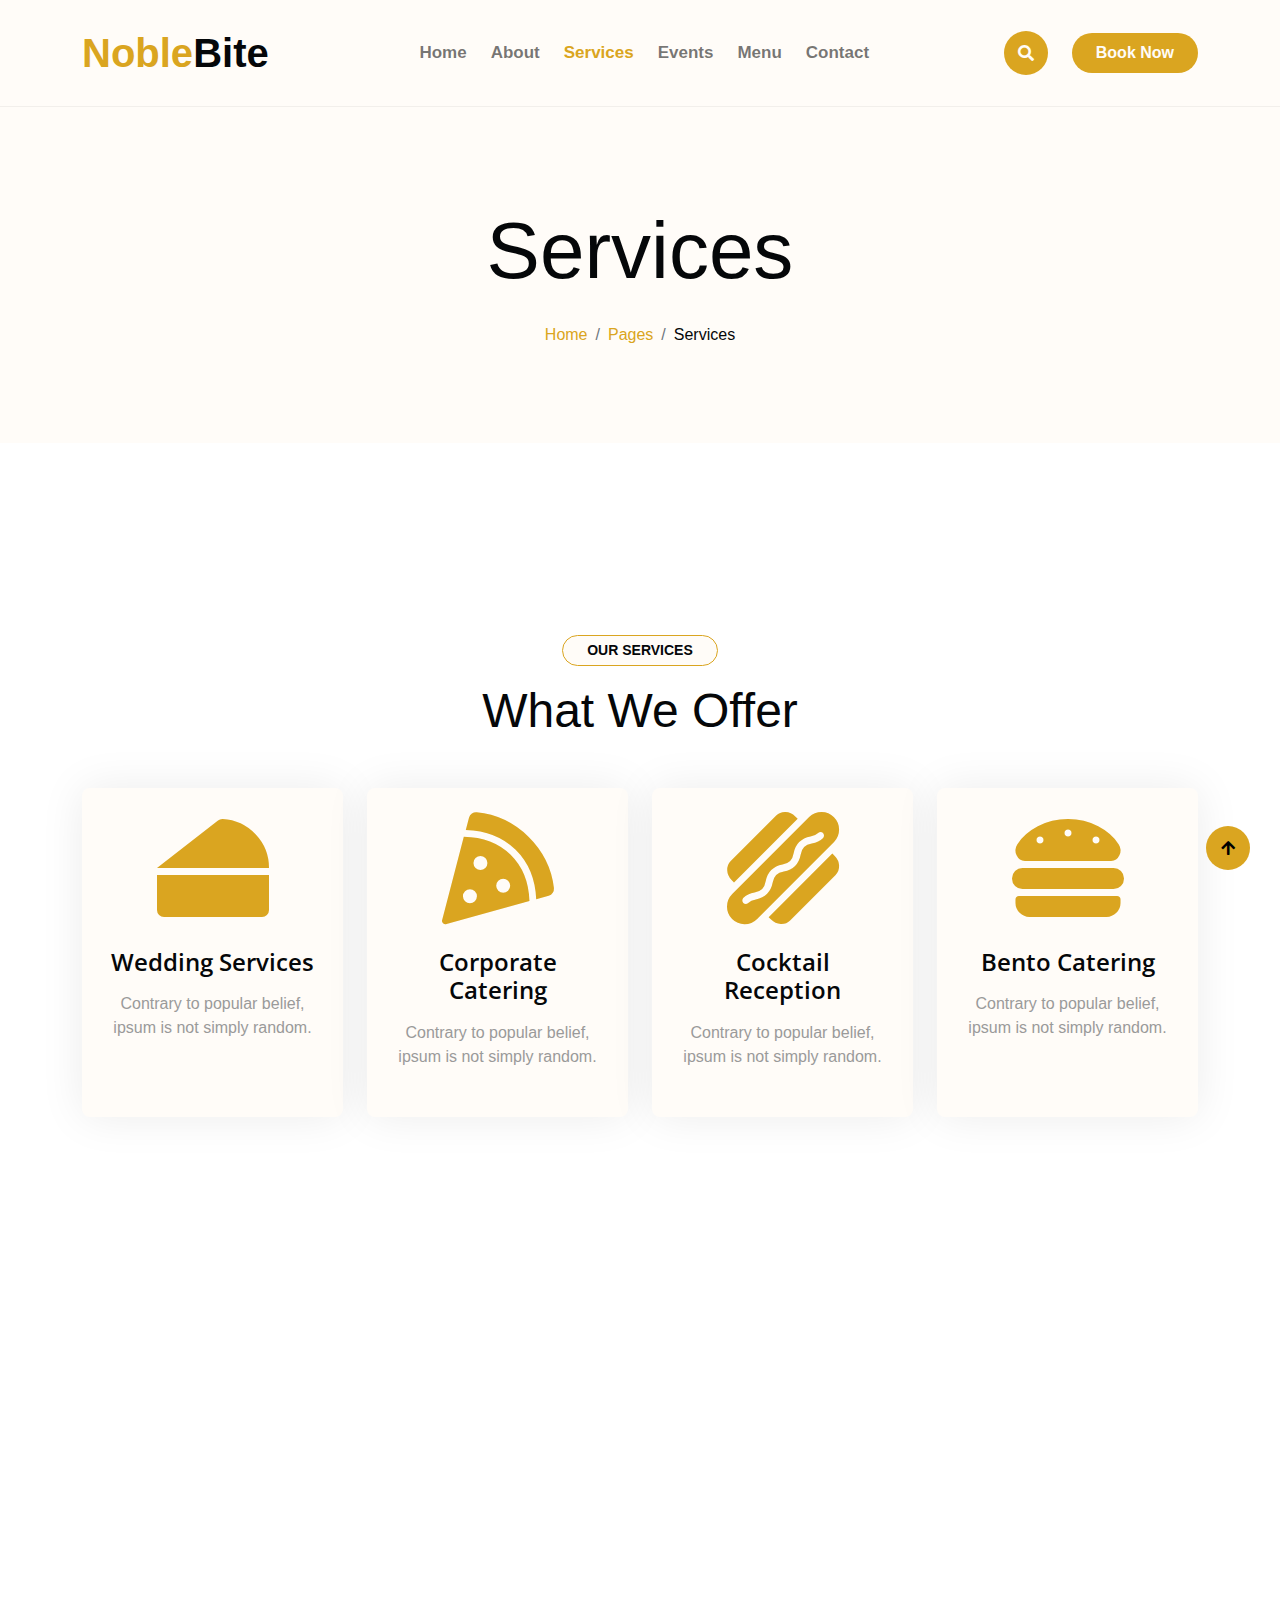
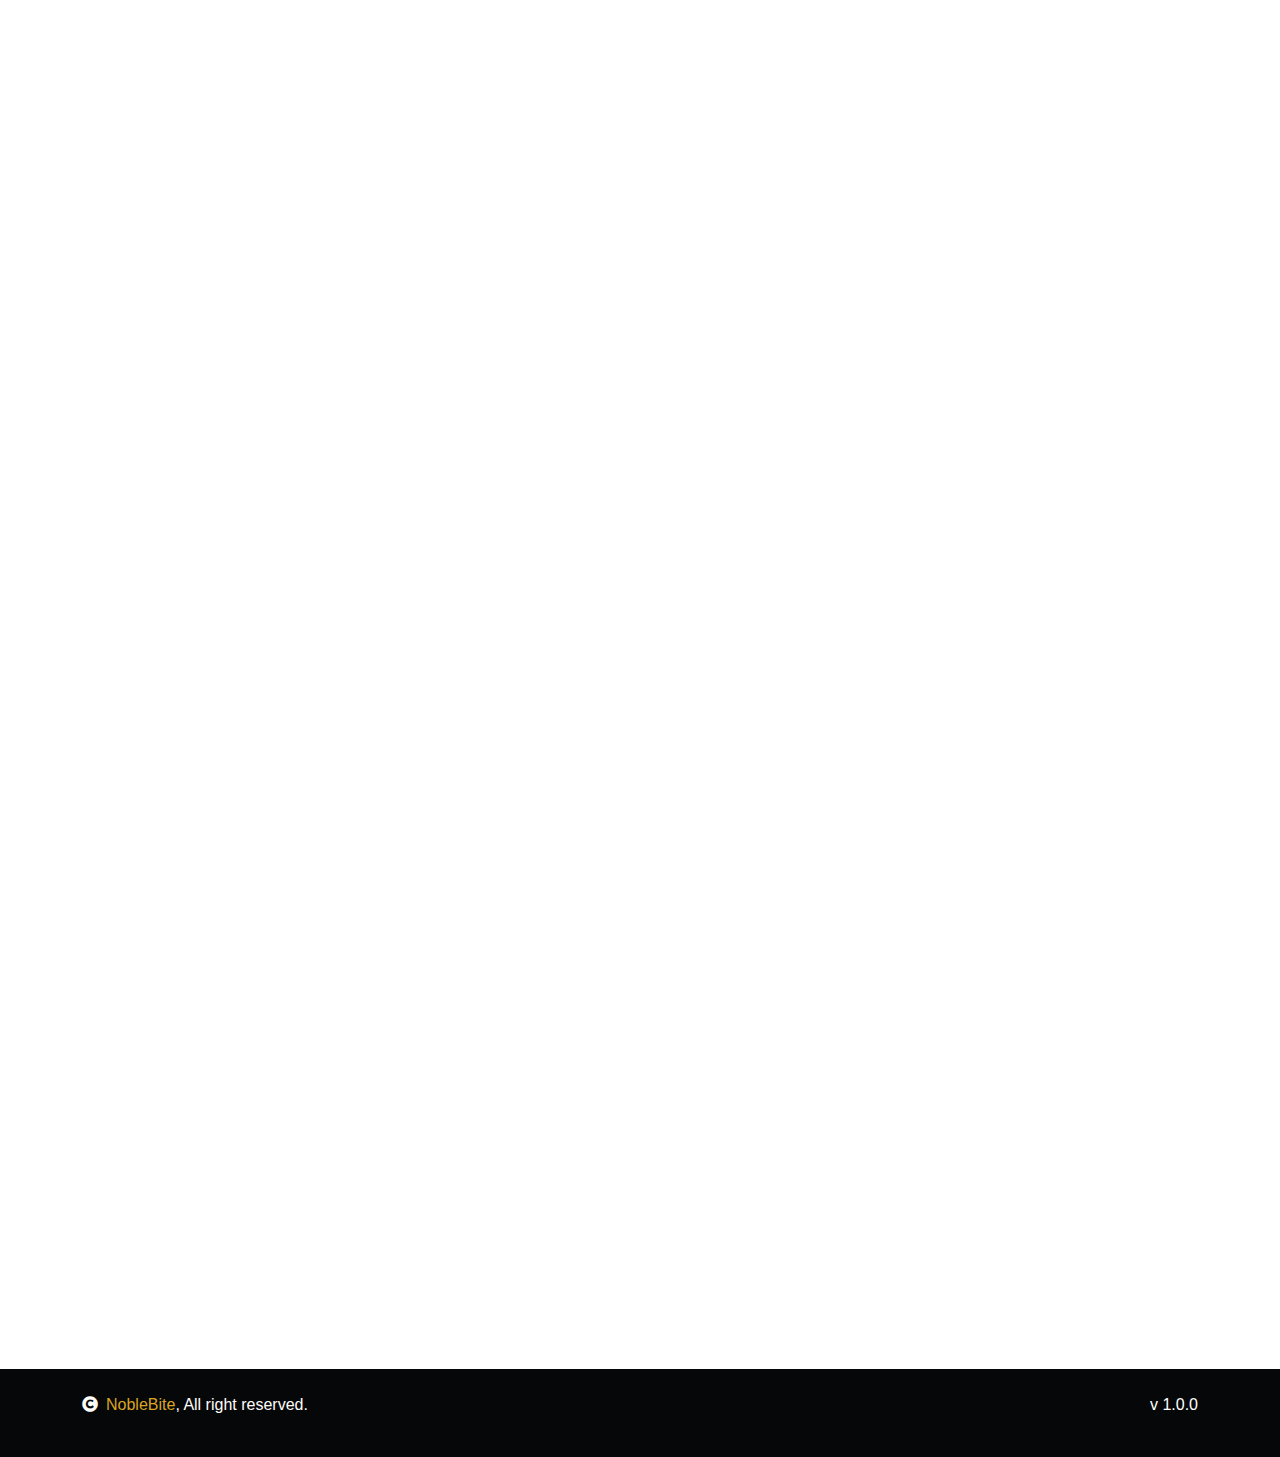
<file: service.html>
<!DOCTYPE html>
<html lang="en">
  <head>
    <meta charset="utf-8" />
    <title>CaterServ - Catering Services Website Template</title>
    <meta content="width=device-width, initial-scale=1.0" name="viewport" />
    <meta content="" name="keywords" />
    <meta content="" name="description" />

    <!-- Google Web Fonts -->
    <link rel="preconnect" href="https://fonts.googleapis.com" />
    <link rel="preconnect" href="https://fonts.gstatic.com" crossorigin />
    <link
      href="https://fonts.googleapis.com/css2?family=Open+Sans:wght@400;600&family=Playball&display=swap"
      rel="stylesheet"
    />

    <!-- Icon Font Stylesheet -->
    <link
      rel="stylesheet"
      href="https://use.fontawesome.com/releases/v5.15.4/css/all.css"
    />
    <link
      href="https://cdn.jsdelivr.net/npm/bootstrap-icons@1.4.1/font/bootstrap-icons.css"
      rel="stylesheet"
    />

    <!-- Libraries Stylesheet -->
    <link href="lib/animate/animate.min.css" rel="stylesheet" />
    <link href="lib/lightbox/css/lightbox.min.css" rel="stylesheet" />
    <link href="lib/owlcarousel/owl.carousel.min.css" rel="stylesheet" />

    <!-- Customized Bootstrap Stylesheet -->
    <link href="css/bootstrap.min.css" rel="stylesheet" />

    <!-- Template Stylesheet -->
    <link href="css/style.css" rel="stylesheet" />
  </head>

  <body>
    <!-- Spinner Start -->
    <div
      id="spinner"
      class="show w-100 vh-100 bg-white position-fixed translate-middle top-50 start-50 d-flex align-items-center justify-content-center"
    >
      <div class="spinner-grow text-primary" role="status"></div>
    </div>
    <!-- Spinner End -->

    <!-- Navbar start -->
    <div class="container-fluid nav-bar">
      <div class="container">
        <nav class="navbar navbar-light navbar-expand-lg py-4">
          <a href="index.html" class="navbar-brand">
            <h1 class="text-primary fw-bold mb-0">
              Noble<span class="text-dark">Bite</span>
            </h1>
          </a>
          <button
            class="navbar-toggler py-2 px-3"
            type="button"
            data-bs-toggle="collapse"
            data-bs-target="#navbarCollapse"
          >
            <span class="fa fa-bars text-primary"></span>
          </button>
          <div class="collapse navbar-collapse" id="navbarCollapse">
            <div class="navbar-nav mx-auto">
              <a href="index.html" class="nav-item nav-link">Home</a>
              <a href="about.html" class="nav-item nav-link">About</a>
              <a href="service.html" class="nav-item nav-link active"
                >Services</a
              >
              <a href="event.html" class="nav-item nav-link">Events</a>
              <a href="menu.html" class="nav-item nav-link">Menu</a>
              <!-- <div class="nav-item dropdown">
                      <a
                        href="#"
                        class="nav-link dropdown-toggle"
                        data-bs-toggle="dropdown"
                        >Pages</a
                      >
                      <div class="dropdown-menu bg-light">
                        <a href="book.html" class="dropdown-item">Booking</a>
                        <a href="blog.html" class="dropdown-item">Our Blog</a>
                        <a href="team.html" class="dropdown-item">Our Team</a>
                        <a href="testimonial.html" class="dropdown-item"
                          >Testimonial</a
                        >
                        <a href="404.html" class="dropdown-item">404 Page</a>
                      </div>
                    </div> -->
              <a href="contact.html" class="nav-item nav-link">Contact</a>
            </div>
            <button
              class="btn-search btn btn-primary btn-md-square me-4 rounded-circle d-none d-lg-inline-flex text-light"
              data-bs-toggle="modal"
              data-bs-target="#searchModal"
            >
              <i class="fas fa-search"></i>
            </button>
            <a
              href=""
              class="btn btn-primary py-2 px-4 d-none d-xl-inline-block rounded-pill text-light"
              >Book Now</a
            >
          </div>
        </nav>
      </div>
    </div>
    <!-- Navbar End -->

    <!-- Modal Search Start -->
    <div
      class="modal fade"
      id="searchModal"
      tabindex="-1"
      aria-labelledby="exampleModalLabel"
      aria-hidden="true"
    >
      <div class="modal-dialog modal-fullscreen">
        <div class="modal-content rounded-0">
          <div class="modal-header">
            <h5 class="modal-title" id="exampleModalLabel">
              Search by keyword
            </h5>
            <button
              type="button"
              class="btn-close"
              data-bs-dismiss="modal"
              aria-label="Close"
            ></button>
          </div>
          <div class="modal-body d-flex align-items-center">
            <div class="input-group w-75 mx-auto d-flex">
              <input
                type="search"
                class="form-control bg-transparent p-3"
                placeholder="keywords"
                aria-describedby="search-icon-1"
              />
              <span id="search-icon-1" class="input-group-text p-3"
                ><i class="fa fa-search"></i
              ></span>
            </div>
          </div>
        </div>
      </div>
    </div>
    <!-- Modal Search End -->

    <!-- Hero Start -->
    <div class="container-fluid bg-light py-6 my-6 mt-0">
      <div class="container text-center animated bounceInDown">
        <h1 class="display-1 mb-4">Services</h1>
        <ol
          class="breadcrumb justify-content-center mb-0 animated bounceInDown"
        >
          <li class="breadcrumb-item"><a href="#">Home</a></li>
          <li class="breadcrumb-item"><a href="#">Pages</a></li>
          <li class="breadcrumb-item text-dark" aria-current="page">
            Services
          </li>
        </ol>
      </div>
    </div>
    <!-- Hero End -->

    <!-- Service Start -->
    <div class="container-fluid service py-6">
      <div class="container">
        <div class="text-center wow bounceInUp" data-wow-delay="0.1s">
          <small
            class="d-inline-block fw-bold text-dark text-uppercase bg-light border border-primary rounded-pill px-4 py-1 mb-3"
            >Our Services</small
          >
          <h1 class="display-5 mb-5">What We Offer</h1>
        </div>
        <div class="row g-4">
          <div
            class="col-lg-3 col-md-6 col-sm-12 wow bounceInUp"
            data-wow-delay="0.1s"
          >
            <div class="bg-light rounded service-item">
              <div
                class="service-content d-flex align-items-center justify-content-center p-4"
              >
                <div class="service-content-icon text-center">
                  <i class="fas fa-cheese fa-7x text-primary mb-4"></i>
                  <h4 class="mb-3">Wedding Services</h4>
                  <p class="mb-4">
                    Contrary to popular belief, ipsum is not simply random.
                  </p>
                </div>
              </div>
            </div>
          </div>
          <div
            class="col-lg-3 col-md-6 col-sm-12 wow bounceInUp"
            data-wow-delay="0.3s"
          >
            <div class="bg-light rounded service-item">
              <div
                class="service-content d-flex align-items-center justify-content-center p-4"
              >
                <div class="service-content-icon text-center">
                  <i class="fas fa-pizza-slice fa-7x text-primary mb-4"></i>
                  <h4 class="mb-3">Corporate Catering</h4>
                  <p class="mb-4">
                    Contrary to popular belief, ipsum is not simply random.
                  </p>
                </div>
              </div>
            </div>
          </div>
          <div
            class="col-lg-3 col-md-6 col-sm-12 wow bounceInUp"
            data-wow-delay="0.5s"
          >
            <div class="bg-light rounded service-item">
              <div
                class="service-content d-flex align-items-center justify-content-center p-4"
              >
                <div class="service-content-icon text-center">
                  <i class="fas fa-hotdog fa-7x text-primary mb-4"></i>
                  <h4 class="mb-3">Cocktail Reception</h4>
                  <p class="mb-4">
                    Contrary to popular belief, ipsum is not simply random.
                  </p>
                </div>
              </div>
            </div>
          </div>
          <div
            class="col-lg-3 col-md-6 col-sm-12 wow bounceInUp"
            data-wow-delay="0.7s"
          >
            <div class="bg-light rounded service-item">
              <div
                class="service-content d-flex align-items-center justify-content-center p-4"
              >
                <div class="service-content-icon text-center">
                  <i class="fas fa-hamburger fa-7x text-primary mb-4"></i>
                  <h4 class="mb-3">Bento Catering</h4>
                  <p class="mb-4">
                    Contrary to popular belief, ipsum is not simply random.
                  </p>
                </div>
              </div>
            </div>
          </div>
          <div
            class="col-lg-3 col-md-6 col-sm-12 wow bounceInUp"
            data-wow-delay="0.1s"
          >
            <div class="bg-light rounded service-item">
              <div
                class="service-content d-flex align-items-center justify-content-center p-4"
              >
                <div class="service-content-icon text-center">
                  <i class="fas fa-wine-glass-alt fa-7x text-primary mb-4"></i>
                  <h4 class="mb-3">Pub Party</h4>
                  <p class="mb-4">
                    Contrary to popular belief, ipsum is not simply random.
                  </p>
                </div>
              </div>
            </div>
          </div>
          <div
            class="col-lg-3 col-md-6 col-sm-12 wow bounceInUp"
            data-wow-delay="0.3s"
          >
            <div class="bg-light rounded service-item">
              <div
                class="service-content d-flex align-items-center justify-content-center p-4"
              >
                <div class="service-content-icon text-center">
                  <i class="fas fa-walking fa-7x text-primary mb-4"></i>
                  <h4 class="mb-3">Home Delivery</h4>
                  <p class="mb-4">
                    Contrary to popular belief, ipsum is not simply random.
                  </p>
                </div>
              </div>
            </div>
          </div>
          <div
            class="col-lg-3 col-md-6 col-sm-12 wow bounceInUp"
            data-wow-delay="0.5s"
          >
            <div class="bg-light rounded service-item">
              <div
                class="service-content d-flex align-items-center justify-content-center p-4"
              >
                <div class="service-content-icon text-center">
                  <i class="fas fa-wheelchair fa-7x text-primary mb-4"></i>
                  <h4 class="mb-3">Sit-down Catering</h4>
                  <p class="mb-4">
                    Contrary to popular belief, ipsum is not simply random.
                  </p>
                </div>
              </div>
            </div>
          </div>
          <div
            class="col-lg-3 col-md-6 col-sm-12 wow bounceInUp"
            data-wow-delay="0.7s"
          >
            <div class="bg-light rounded service-item">
              <div
                class="service-content d-flex align-items-center justify-content-center p-4"
              >
                <div class="service-content-icon text-center">
                  <i class="fas fa-utensils fa-7x text-primary mb-4"></i>
                  <h4 class="mb-3">Buffet Catering</h4>
                  <p class="mb-4">
                    Contrary to popular belief, ipsum is not simply random.
                  </p>
                </div>
              </div>
            </div>
          </div>
        </div>
      </div>
    </div>
    <!-- Service End -->

    <!-- Testimonial Start -->
    <div class="container-fluid py-6">
      <div class="container">
        <div class="text-center wow bounceInUp" data-wow-delay="0.1s">
          <small
            class="d-inline-block fw-bold text-dark text-uppercase bg-light border border-primary rounded-pill px-4 py-1 mb-3"
            >Reviews</small
          >
          <h1 class="display-5 mb-5">What Our Customers says!</h1>
        </div>
        <div
          class="owl-carousel owl-theme testimonial-carousel testimonial-carousel-1 mb-4 wow bounceInUp"
          data-wow-delay="0.1s"
        >
          <div class="testimonial-item rounded bg-light">
            <div class="d-flex mb-3">
              <img
                src="img/person_1.jpg"
                class="img-fluid rounded-circle flex-shrink-0"
                alt=""
              />
              <div class="position-absolute" style="top: 15px; right: 20px">
                <i class="fa fa-quote-right fa-2x"></i>
              </div>
              <div class="ps-3 my-auto">
                <h4 class="mb-0">Sarah Mitchell</h4>
                <p class="m-0">Manager</p>
              </div>
            </div>
            <div class="testimonial-content">
              <div class="d-flex">
                <i class="fas fa-star text-primary"></i>
                <i class="fas fa-star text-primary"></i>
                <i class="fas fa-star text-primary"></i>
                <i class="fas fa-star text-primary"></i>
                <i class="fas fa-star text-primary"></i>
              </div>
              <p class="fs-5 m-0 pt-3">
                Their attention to detail made the event a hit
              </p>
            </div>
          </div>
          <div class="testimonial-item rounded bg-light">
            <div class="d-flex mb-3">
              <img
                src="img/person_2.jpg"
                class="img-fluid rounded-circle flex-shrink-0"
                alt=""
              />
              <div class="position-absolute" style="top: 15px; right: 20px">
                <i class="fa fa-quote-right fa-2x"></i>
              </div>
              <div class="ps-3 my-auto">
                <h4 class="mb-0">Emily Collins</h4>
                <p class="m-0">Event Planner</p>
              </div>
            </div>
            <div class="testimonial-content">
              <div class="d-flex">
                <i class="fas fa-star text-primary"></i>
                <i class="fas fa-star text-primary"></i>
                <i class="fas fa-star text-primary"></i>
                <i class="fas fa-star text-primary"></i>
                <i class="fas fa-star text-primary"></i>
              </div>
              <p class="fs-5 m-0 pt-3">
                The service transformed our event into extraordinary!
              </p>
            </div>
          </div>
          <div class="testimonial-item rounded bg-light">
            <div class="d-flex mb-3">
              <img
                src="img/person_3.jpg"
                class="img-fluid rounded-circle flex-shrink-0"
                alt=""
              />
              <div class="position-absolute" style="top: 15px; right: 20px">
                <i class="fa fa-quote-right fa-2x"></i>
              </div>
              <div class="ps-3 my-auto">
                <h4 class="mb-0">Jessica Reed</h4>
                <p class="m-0">Corporate Event Manager</p>
              </div>
            </div>
            <div class="testimonial-content">
              <div class="d-flex">
                <i class="fas fa-star text-primary"></i>
                <i class="fas fa-star text-primary"></i>
                <i class="fas fa-star text-primary"></i>
                <i class="fas fa-star text-primary"></i>
                <i class="fas fa-star text-primary"></i>
              </div>
              <p class="fs-5 m-0 pt-3">
                Outstanding food —NobleBite is my go-to catering choice!
              </p>
            </div>
          </div>
          <div class="testimonial-item rounded bg-light">
            <div class="d-flex mb-3">
              <img
                src="img/person_4.jpg"
                class="img-fluid rounded-circle flex-shrink-0"
                alt=""
              />
              <div class="position-absolute" style="top: 15px; right: 20px">
                <i class="fa fa-quote-right fa-2x"></i>
              </div>
              <div class="ps-3 my-auto">
                <h4 class="mb-0">Laura Patterson</h4>
                <p class="m-0">Party Host</p>
              </div>
            </div>
            <div class="testimonial-content">
              <div class="d-flex">
                <i class="fas fa-star text-primary"></i>
                <i class="fas fa-star text-primary"></i>
                <i class="fas fa-star text-primary"></i>
                <i class="fas fa-star text-primary"></i>
                <i class="fas fa-star text-primary"></i>
              </div>
              <p class="fs-5 m-0 pt-3">
                The food was a hit, and NobleBite's staff made the party
                unforgettable!
              </p>
            </div>
          </div>
        </div>
        <div
          class="owl-carousel testimonial-carousel testimonial-carousel-2 wow bounceInUp"
          data-wow-delay="0.3s"
        >
          <div class="testimonial-item rounded bg-light">
            <div class="d-flex mb-3">
              <img
                src="img/person_5.jpg"
                class="img-fluid rounded-circle flex-shrink-0"
                alt=""
              />
              <div class="position-absolute" style="top: 15px; right: 20px">
                <i class="fa fa-quote-right fa-2x"></i>
              </div>
              <div class="ps-3 my-auto">
                <h4 class="mb-0">Megan Lawson</h4>
                <p class="m-0">Non-Profit Organizer</p>
              </div>
            </div>
            <div class="testimonial-content">
              <div class="d-flex">
                <i class="fas fa-star text-primary"></i>
                <i class="fas fa-star text-primary"></i>
                <i class="fas fa-star text-primary"></i>
                <i class="fas fa-star text-primary"></i>
                <i class="fas fa-star text-primary"></i>
              </div>
              <p class="fs-5 m-0 pt-3">
                NobleBite's creativity and reliability made our fundraiser a
                huge success!
              </p>
            </div>
          </div>
          <div class="testimonial-item rounded bg-light">
            <div class="d-flex mb-3">
              <img
                src="img/person_6.jpg"
                class="img-fluid rounded-circle flex-shrink-0"
                alt=""
              />
              <div class="position-absolute" style="top: 15px; right: 20px">
                <i class="fa fa-quote-right fa-2x"></i>
              </div>
              <div class="ps-3 my-auto">
                <h4 class="mb-0">Hannah Gomez</h4>
                <p class="m-0">Private Event Host</p>
              </div>
            </div>
            <div class="testimonial-content">
              <div class="d-flex">
                <i class="fas fa-star text-primary"></i>
                <i class="fas fa-star text-primary"></i>
                <i class="fas fa-star text-primary"></i>
                <i class="fas fa-star text-primary"></i>
                <i class="fas fa-star text-primary"></i>
              </div>
              <p class="fs-5 m-0 pt-3">
                From presentation to taste, NobleBite delivered an exceptional
                experience!
              </p>
            </div>
          </div>
          <div class="testimonial-item rounded bg-light">
            <div class="d-flex mb-3">
              <img
                src="img/person_7.jpg"
                class="img-fluid rounded-circle flex-shrink-0"
                alt=""
              />
              <div class="position-absolute" style="top: 15px; right: 20px">
                <i class="fa fa-quote-right fa-2x"></i>
              </div>
              <div class="ps-3 my-auto">
                <h4 class="mb-0">Amanda Stevens</h4>
                <p class="m-0">Event Producer</p>
              </div>
            </div>
            <div class="testimonial-content">
              <div class="d-flex">
                <i class="fas fa-star text-primary"></i>
                <i class="fas fa-star text-primary"></i>
                <i class="fas fa-star text-primary"></i>
                <i class="fas fa-star text-primary"></i>
                <i class="fas fa-star text-primary"></i>
              </div>
              <p class="fs-5 m-0 pt-3">
                NobleBite's seamless service made our event a dream come true!
              </p>
            </div>
          </div>
          <div class="testimonial-item rounded bg-light">
            <div class="d-flex mb-3">
              <img
                src="img/person_8.jpg"
                class="img-fluid rounded-circle flex-shrink-0"
                alt=""
              />
              <div class="position-absolute" style="top: 15px; right: 20px">
                <i class="fa fa-quote-right fa-2x"></i>
              </div>
              <div class="ps-3 my-auto">
                <h4 class="mb-0">Lindsay Carter</h4>
                <p class="m-0">Wedding Specialist</p>
              </div>
            </div>
            <div class="testimonial-content">
              <div class="d-flex">
                <i class="fas fa-star text-primary"></i>
                <i class="fas fa-star text-primary"></i>
                <i class="fas fa-star text-primary"></i>
                <i class="fas fa-star text-primary"></i>
                <i class="fas fa-star text-primary"></i>
              </div>
              <p class="fs-5 m-0 pt-3">
                Their culinary mastery elevated our wedding celebration!
              </p>
            </div>
          </div>
        </div>
      </div>
    </div>
    <!-- Testimonial End -->

    <!-- Footer Start -->
    <div
      class="container-fluid footer py-6 my-6 mb-0 bg-light wow bounceInUp"
      data-wow-delay="0.1s"
    >
      <div class="container">
        <div class="row">
          <div class="col-lg-4 col-md-6">
            <div class="footer-item">
              <h1 class="text-primary">
                Noble<span class="text-dark">Bite</span>
              </h1>
              <p class="lh-lg mb-4">
                We are committed to providing you with exceptional service and
                quality. For any inquiries or feedback, don't hesitate to reach
                out to us.
              </p>
              <div class="footer-icon d-flex">
                <a
                  class="btn btn-primary btn-sm-square me-2 rounded-circle"
                  href=""
                  ><i class="fab fa-facebook-f"></i
                ></a>
                <a
                  class="btn btn-primary btn-sm-square me-2 rounded-circle"
                  href=""
                  ><i class="fab fa-twitter"></i
                ></a>
                <a
                  href="#"
                  class="btn btn-primary btn-sm-square me-2 rounded-circle"
                  ><i class="fab fa-instagram"></i
                ></a>
                <a href="#" class="btn btn-primary btn-sm-square rounded-circle"
                  ><i class="fab fa-linkedin-in"></i
                ></a>
              </div>
            </div>
          </div>
          <div class="col-lg-4 col-md-6">
            <div class="footer-item">
              <h4 class="mb-4">Special Items</h4>
              <div class="d-flex flex-column align-items-start">
                <a class="text-body mb-3" href=""
                  ><i class="fa fa-check text-primary me-2"></i>Cheese Burger</a
                >
                <a class="text-body mb-3" href=""
                  ><i class="fa fa-check text-primary me-2"></i>Sandwich</a
                >
                <a class="text-body mb-3" href=""
                  ><i class="fa fa-check text-primary me-2"></i>Panner Burger</a
                >
                <a class="text-body mb-3" href=""
                  ><i class="fa fa-check text-primary me-2"></i>Special
                  Sweets</a
                >
              </div>
            </div>
          </div>
          <div class="col-lg-4 col-md-6">
            <div class="footer-item">
              <h4 class="mb-4">Contact Us</h4>
              <div class="d-flex flex-column align-items-start">
                <p>
                  <i class="fa fa-map-marker-alt text-primary me-2"></i> 123
                  Street, New Dellhi, India
                </p>
                <p>
                  <i class="fa fa-phone-alt text-primary me-2"></i> (+000)
                  0000000000
                </p>
                <p>
                  <i class="fas fa-envelope text-primary me-2"></i>
                  info@noble-bite.com
                </p>
                <p>
                  <i class="fa fa-clock text-primary me-2"></i> 24/7 Hours
                  Service
                </p>
              </div>
            </div>
          </div>
          <!-- <div class="col-lg-3 col-md-6">
            <div class="footer-item">
              <h4 class="mb-4">Exciting Dishes</h4>
              <div class="row g-2">
                <div class="col-4">
                  <img
                    src="img/menu-01.jpg"
                    class="img-fluid rounded-circle border border-primary p-2"
                    alt=""
                  />
                </div>
                <div class="col-4">
                  <img
                    src="img/menu-02.jpg"
                    class="img-fluid rounded-circle border border-primary p-2"
                    alt=""
                  />
                </div>
                <div class="col-4">
                  <img
                    src="img/menu-03.jpg"
                    class="img-fluid rounded-circle border border-primary p-2"
                    alt=""
                  />
                </div>
                <div class="col-4">
                  <img
                    src="img/menu-04.jpg"
                    class="img-fluid rounded-circle border border-primary p-2"
                    alt=""
                  />
                </div>
                <div class="col-4">
                  <img
                    src="img/menu-05.jpg"
                    class="img-fluid rounded-circle border border-primary p-2"
                    alt=""
                  />
                </div>
                <div class="col-4">
                  <img
                    src="img/menu-06.jpg"
                    class="img-fluid rounded-circle border border-primary p-2"
                    alt=""
                  />
                </div>
              </div>
            </div>
          </div> -->
        </div>
      </div>
    </div>
    <!-- Footer End -->

    <!-- Copyright Start -->
    <div class="container-fluid copyright bg-dark py-4">
      <div class="container">
        <div class="row">
          <div class="col-md-6 text-center text-md-start mb-3 mb-md-0">
            <span class="text-light"
              ><a href="#"
                ><i class="fas fa-copyright text-light me-2"></i>NobleBite</a
              >, All right reserved.</span
            >
          </div>
          <div class="col-md-6 my-auto text-center text-md-end text-white">
            <p>v 1.0.0</p>
          </div>
        </div>
      </div>
    </div>
    <!-- Copyright End -->

    <!-- Back to Top -->
    <a href="#" class="btn btn-md-square btn-primary rounded-circle back-to-top"
      ><i class="fa fa-arrow-up"></i
    ></a>

    <!-- JavaScript Libraries -->
    <script src="https://ajax.googleapis.com/ajax/libs/jquery/1.12.4/jquery.min.js"></script>
    <script src="https://cdn.jsdelivr.net/npm/bootstrap@5.0.0/dist/js/bootstrap.bundle.min.js"></script>
    <script src="lib/wow/wow.min.js"></script>
    <script src="lib/easing/easing.min.js"></script>
    <script src="lib/waypoints/waypoints.min.js"></script>
    <script src="lib/counterup/counterup.min.js"></script>
    <script src="lib/lightbox/js/lightbox.min.js"></script>
    <script src="lib/owlcarousel/owl.carousel.min.js"></script>

    <!-- Template Javascript -->
    <script src="js/main.js"></script>
  </body>
</html>
</file>
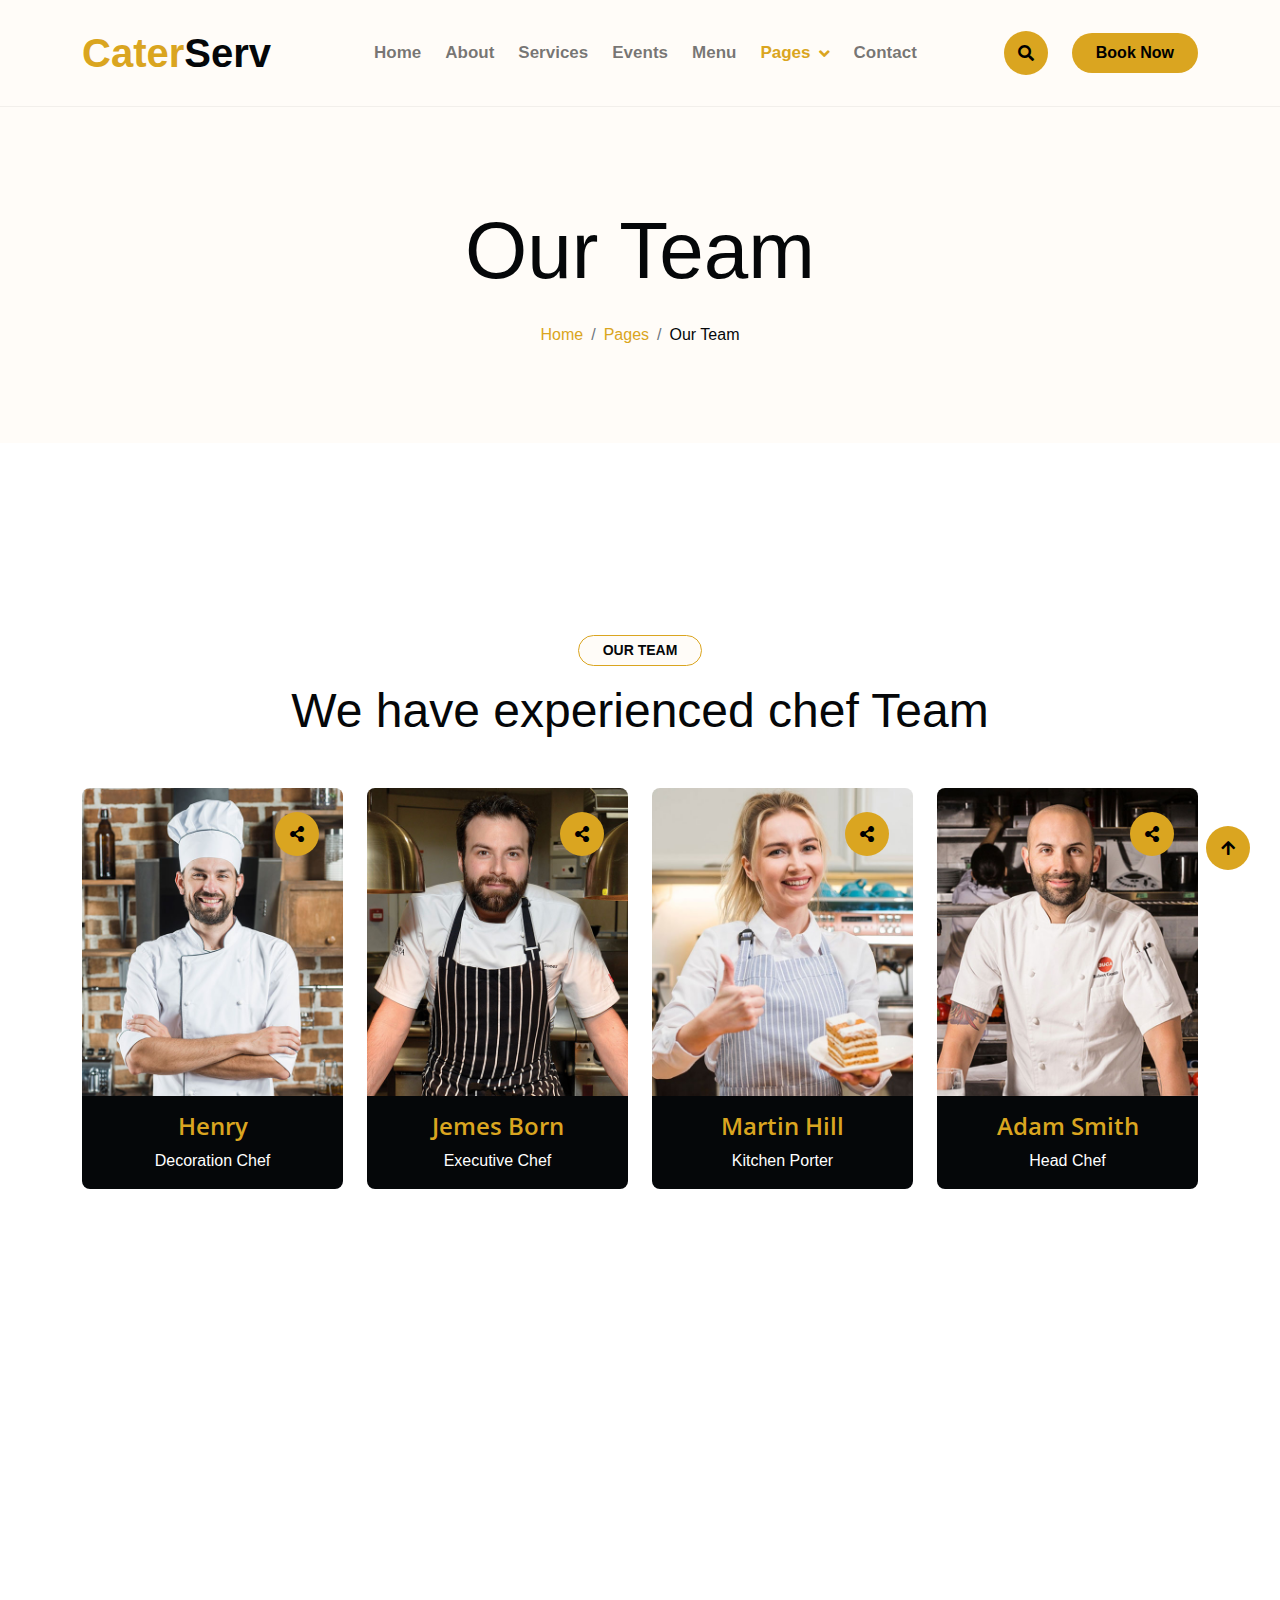
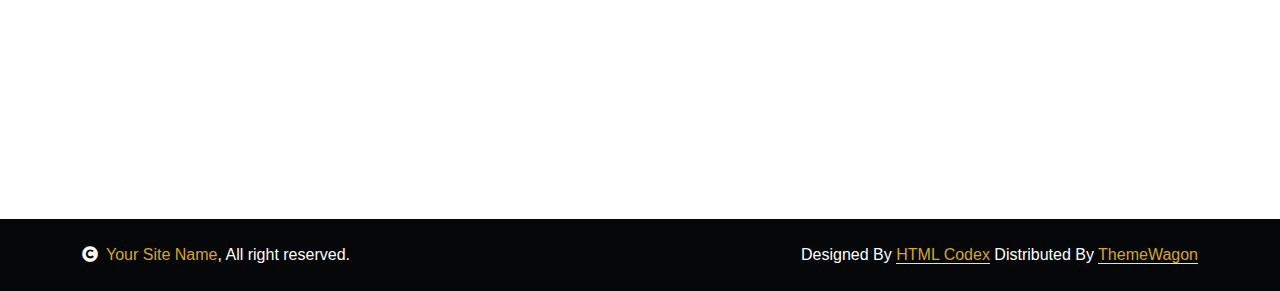
<file: team.html>
<!DOCTYPE html>
<html lang="en">

    <head>
        <meta charset="utf-8">
        <title>CaterServ - Catering Services Website Template</title>
        <meta content="width=device-width, initial-scale=1.0" name="viewport">
        <meta content="" name="keywords">
        <meta content="" name="description">

        <!-- Google Web Fonts -->
        <link rel="preconnect" href="https://fonts.googleapis.com">
        <link rel="preconnect" href="https://fonts.gstatic.com" crossorigin>
        <link href="https://fonts.googleapis.com/css2?family=Open+Sans:wght@400;600&family=Playball&display=swap" rel="stylesheet">

        <!-- Icon Font Stylesheet -->
        <link rel="stylesheet" href="https://use.fontawesome.com/releases/v5.15.4/css/all.css"/>
        <link href="https://cdn.jsdelivr.net/npm/bootstrap-icons@1.4.1/font/bootstrap-icons.css" rel="stylesheet">

        <!-- Libraries Stylesheet -->
        <link href="lib/animate/animate.min.css" rel="stylesheet">
        <link href="lib/lightbox/css/lightbox.min.css" rel="stylesheet">
        <link href="lib/owlcarousel/owl.carousel.min.css" rel="stylesheet">

        <!-- Customized Bootstrap Stylesheet -->
        <link href="css/bootstrap.min.css" rel="stylesheet">

        <!-- Template Stylesheet -->
        <link href="css/style.css" rel="stylesheet">
    </head>

    <body>

        <!-- Spinner Start -->
        <div id="spinner" class="show w-100 vh-100 bg-white position-fixed translate-middle top-50 start-50  d-flex align-items-center justify-content-center">
            <div class="spinner-grow text-primary" role="status"></div>
        </div>
        <!-- Spinner End -->


        <!-- Navbar start -->
        <div class="container-fluid nav-bar">
            <div class="container">
                <nav class="navbar navbar-light navbar-expand-lg py-4">
                    <a href="index.html" class="navbar-brand">
                        <h1 class="text-primary fw-bold mb-0">Cater<span class="text-dark">Serv</span> </h1>
                    </a>
                    <button class="navbar-toggler py-2 px-3" type="button" data-bs-toggle="collapse" data-bs-target="#navbarCollapse">
                        <span class="fa fa-bars text-primary"></span>
                    </button>
                    <div class="collapse navbar-collapse" id="navbarCollapse">
                        <div class="navbar-nav mx-auto">
                            <a href="index.html" class="nav-item nav-link">Home</a>
                            <a href="about.html" class="nav-item nav-link">About</a>
                            <a href="service.html" class="nav-item nav-link">Services</a>
                            <a href="event.html" class="nav-item nav-link">Events</a>
                            <a href="menu.html" class="nav-item nav-link">Menu</a>
                            <div class="nav-item dropdown">
                                <a href="#" class="nav-link dropdown-toggle active" data-bs-toggle="dropdown">Pages</a>
                                <div class="dropdown-menu bg-light">
                                    <a href="book.html" class="dropdown-item">Booking</a>
                                    <a href="blog.html" class="dropdown-item">Our Blog</a>
                                    <a href="team.html" class="dropdown-item active">Our Team</a>
                                    <a href="testimonial.html" class="dropdown-item">Testimonial</a>
                                    <a href="404.html" class="dropdown-item">404 Page</a>
                                </div>
                            </div>
                            <a href="contact.html" class="nav-item nav-link">Contact</a>
                        </div>
                        <button class="btn-search btn btn-primary btn-md-square me-4 rounded-circle d-none d-lg-inline-flex" data-bs-toggle="modal" data-bs-target="#searchModal"><i class="fas fa-search"></i></button>
                        <a href="" class="btn btn-primary py-2 px-4 d-none d-xl-inline-block rounded-pill">Book Now</a>
                    </div>
                </nav>
            </div>
        </div>
        <!-- Navbar End -->


        <!-- Modal Search Start -->
        <div class="modal fade" id="searchModal" tabindex="-1" aria-labelledby="exampleModalLabel" aria-hidden="true">
            <div class="modal-dialog modal-fullscreen">
                <div class="modal-content rounded-0">
                    <div class="modal-header">
                        <h5 class="modal-title" id="exampleModalLabel">Search by keyword</h5>
                        <button type="button" class="btn-close" data-bs-dismiss="modal" aria-label="Close"></button>
                    </div>
                    <div class="modal-body d-flex align-items-center">
                        <div class="input-group w-75 mx-auto d-flex">
                            <input type="search" class="form-control bg-transparent p-3" placeholder="keywords" aria-describedby="search-icon-1">
                            <span id="search-icon-1" class="input-group-text p-3"><i class="fa fa-search"></i></span>
                        </div>
                    </div>
                </div>
            </div>
        </div>
        <!-- Modal Search End -->


        <!-- Hero Start -->
        <div class="container-fluid bg-light py-6 my-6 mt-0">
            <div class="container text-center animated bounceInDown">
                <h1 class="display-1 mb-4">Our Team</h1>
                <ol class="breadcrumb justify-content-center mb-0 animated bounceInDown">
                    <li class="breadcrumb-item"><a href="#">Home</a></li>
                    <li class="breadcrumb-item"><a href="#">Pages</a></li>
                    <li class="breadcrumb-item text-dark" aria-current="page">Our Team</li>
                </ol>
            </div>
        </div>
        <!-- Hero End -->


        <!-- Team Start -->
        <div class="container-fluid team py-6">
            <div class="container">
                <div class="text-center wow bounceInUp" data-wow-delay="0.1s">
                    <small class="d-inline-block fw-bold text-dark text-uppercase bg-light border border-primary rounded-pill px-4 py-1 mb-3">Our Team</small>
                    <h1 class="display-5 mb-5">We have experienced chef Team</h1>
                </div>
                <div class="row g-4">
                    <div class="col-lg-3 col-md-6 wow bounceInUp" data-wow-delay="0.1s">
                        <div class="team-item rounded">
                            <img class="img-fluid rounded-top " src="img/team-1.jpg" alt="">
                            <div class="team-content text-center py-3 bg-dark rounded-bottom">
                                <h4 class="text-primary">Henry</h4>
                                <p class="text-white mb-0">Decoration Chef</p>
                            </div>
                            <div class="team-icon d-flex flex-column justify-content-center m-4">
                                <a class="share btn btn-primary btn-md-square rounded-circle mb-2" href=""><i class="fas fa-share-alt"></i></a>
                                <a class="share-link btn btn-primary btn-md-square rounded-circle mb-2" href=""><i class="fab fa-facebook-f"></i></a>
                                <a class="share-link btn btn-primary btn-md-square rounded-circle mb-2" href=""><i class="fab fa-twitter"></i></a>
                                <a class="share-link btn btn-primary btn-md-square rounded-circle mb-2" href=""><i class="fab fa-instagram"></i></a>
                            </div>
                        </div>
                    </div>
                    <div class="col-lg-3 col-md-6 wow bounceInUp" data-wow-delay="0.3s">
                        <div class="team-item rounded">
                            <img class="img-fluid rounded-top " src="img/team-2.jpg" alt="">
                            <div class="team-content text-center py-3 bg-dark rounded-bottom">
                                <h4 class="text-primary">Jemes Born</h4>
                                <p class="text-white mb-0">Executive Chef</p>
                            </div>
                            <div class="team-icon d-flex flex-column justify-content-center m-4">
                                <a class="share btn btn-primary btn-md-square rounded-circle mb-2" href=""><i class="fas fa-share-alt"></i></a>
                                <a class="share-link btn btn-primary btn-md-square rounded-circle mb-2" href=""><i class="fab fa-facebook-f"></i></a>
                                <a class="share-link btn btn-primary btn-md-square rounded-circle mb-2" href=""><i class="fab fa-twitter"></i></a>
                                <a class="share-link btn btn-primary btn-md-square rounded-circle mb-2" href=""><i class="fab fa-instagram"></i></a>
                            </div>
                        </div>
                    </div>
                    <div class="col-lg-3 col-md-6 wow bounceInUp" data-wow-delay="0.5s">
                        <div class="team-item rounded">
                            <img class="img-fluid rounded-top " src="img/team-3.jpg" alt="">
                            <div class="team-content text-center py-3 bg-dark rounded-bottom">
                                <h4 class="text-primary">Martin Hill</h4>
                                <p class="text-white mb-0">Kitchen Porter</p>
                            </div>
                            <div class="team-icon d-flex flex-column justify-content-center m-4">
                                <a class="share btn btn-primary btn-md-square rounded-circle mb-2" href=""><i class="fas fa-share-alt"></i></a>
                                <a class="share-link btn btn-primary btn-md-square rounded-circle mb-2" href=""><i class="fab fa-facebook-f"></i></a>
                                <a class="share-link btn btn-primary btn-md-square rounded-circle mb-2" href=""><i class="fab fa-twitter"></i></a>
                                <a class="share-link btn btn-primary btn-md-square rounded-circle mb-2" href=""><i class="fab fa-instagram"></i></a>
                            </div>
                        </div>
                    </div>
                    <div class="col-lg-3 col-md-6 wow bounceInUp" data-wow-delay="0.7s">
                        <div class="team-item rounded">
                            <img class="img-fluid rounded-top " src="img/team-4.jpg" alt="">
                            <div class="team-content text-center py-3 bg-dark rounded-bottom">
                                <h4 class="text-primary">Adam Smith</h4>
                                <p class="text-white mb-0">Head Chef</p>
                            </div>
                            <div class="team-icon d-flex flex-column justify-content-center m-4">
                                <a class="share btn btn-primary btn-md-square rounded-circle mb-2" href=""><i class="fas fa-share-alt"></i></a>
                                <a class="share-link btn btn-primary btn-md-square rounded-circle mb-2" href=""><i class="fab fa-facebook-f"></i></a>
                                <a class="share-link btn btn-primary btn-md-square rounded-circle mb-2" href=""><i class="fab fa-twitter"></i></a>
                                <a class="share-link btn btn-primary btn-md-square rounded-circle mb-2" href=""><i class="fab fa-instagram"></i></a>
                            </div>
                        </div>
                    </div>
                </div>
            </div>
        </div>
        <!-- Team End -->


        <!-- Footer Start -->
        <div class="container-fluid footer py-6 my-6 mb-0 bg-light wow bounceInUp" data-wow-delay="0.1s">
            <div class="container">
                <div class="row">
                    <div class="col-lg-3 col-md-6">
                        <div class="footer-item">
                            <h1 class="text-primary">Cater<span class="text-dark">Serv</span></h1>
                            <p class="lh-lg mb-4">There cursus massa at urnaaculis estieSed aliquamellus vitae ultrs condmentum leo massamollis its estiegittis miristum.</p>
                            <div class="footer-icon d-flex">
                                <a class="btn btn-primary btn-sm-square me-2 rounded-circle" href=""><i class="fab fa-facebook-f"></i></a>
                                <a class="btn btn-primary btn-sm-square me-2 rounded-circle" href=""><i class="fab fa-twitter"></i></a>
                                <a href="#" class="btn btn-primary btn-sm-square me-2 rounded-circle"><i class="fab fa-instagram"></i></a>
                                <a href="#" class="btn btn-primary btn-sm-square rounded-circle"><i class="fab fa-linkedin-in"></i></a>
                            </div>
                        </div>
                    </div>
                    <div class="col-lg-3 col-md-6">
                        <div class="footer-item">
                            <h4 class="mb-4">Special Facilities</h4>
                            <div class="d-flex flex-column align-items-start">
                                <a class="text-body mb-3" href=""><i class="fa fa-check text-primary me-2"></i>Cheese Burger</a>
                                <a class="text-body mb-3" href=""><i class="fa fa-check text-primary me-2"></i>Sandwich</a>
                                <a class="text-body mb-3" href=""><i class="fa fa-check text-primary me-2"></i>Panner Burger</a>
                                <a class="text-body mb-3" href=""><i class="fa fa-check text-primary me-2"></i>Special Sweets</a>
                            </div>
                        </div>
                    </div>
                    <div class="col-lg-3 col-md-6">
                        <div class="footer-item">
                            <h4 class="mb-4">Contact Us</h4>
                            <div class="d-flex flex-column align-items-start">
                                <p><i class="fa fa-map-marker-alt text-primary me-2"></i> 123 Street, New York, USA</p>
                                <p><i class="fa fa-phone-alt text-primary me-2"></i> (+012) 3456 7890 123</p>
                                <p><i class="fas fa-envelope text-primary me-2"></i> info@example.com</p>
                                <p><i class="fa fa-clock text-primary me-2"></i> 26/7 Hours Service</p>
                            </div>
                        </div>
                    </div>
                    <div class="col-lg-3 col-md-6">
                        <div class="footer-item">
                            <h4 class="mb-4">Social Gallery</h4>
                            <div class="row g-2">
                                <div class="col-4">
                                     <img src="img/menu-01.jpg" class="img-fluid rounded-circle border border-primary p-2" alt="">
                                </div>
                                <div class="col-4">
                                     <img src="img/menu-02.jpg" class="img-fluid rounded-circle border border-primary p-2" alt="">
                                </div>
                                <div class="col-4">
                                     <img src="img/menu-03.jpg" class="img-fluid rounded-circle border border-primary p-2" alt="">
                                </div>
                                <div class="col-4">
                                     <img src="img/menu-04.jpg" class="img-fluid rounded-circle border border-primary p-2" alt="">
                                </div>
                                <div class="col-4">
                                     <img src="img/menu-05.jpg" class="img-fluid rounded-circle border border-primary p-2" alt="">
                                </div>
                                <div class="col-4">
                                     <img src="img/menu-06.jpg" class="img-fluid rounded-circle border border-primary p-2" alt="">
                                </div>
                            </div>
                        </div>
                    </div>
                </div>
            </div>
        </div>
        <!-- Footer End -->


        <!-- Copyright Start -->
        <div class="container-fluid copyright bg-dark py-4">
            <div class="container">
                <div class="row">
                    <div class="col-md-6 text-center text-md-start mb-3 mb-md-0">
                        <span class="text-light"><a href="#"><i class="fas fa-copyright text-light me-2"></i>Your Site Name</a>, All right reserved.</span>
                    </div>
                    <div class="col-md-6 my-auto text-center text-md-end text-white">
                        <!--/*** This template is free as long as you keep the below author’s credit link/attribution link/backlink. ***/-->
                        <!--/*** If you'd like to use the template without the below author’s credit link/attribution link/backlink, ***/-->
                        <!--/*** you can purchase the Credit Removal License from "https://htmlcodex.com/credit-removal". ***/-->
                        Designed By <a class="border-bottom" href="https://htmlcodex.com">HTML Codex</a> Distributed By <a class="border-bottom" href="https://themewagon.com">ThemeWagon</a>
                    </div>
                </div>
            </div>
        </div>
        <!-- Copyright End -->


        <!-- Back to Top -->
        <a href="#" class="btn btn-md-square btn-primary rounded-circle back-to-top"><i class="fa fa-arrow-up"></i></a>   

        
    <!-- JavaScript Libraries -->
    <script src="https://ajax.googleapis.com/ajax/libs/jquery/1.12.4/jquery.min.js"></script>
    <script src="https://cdn.jsdelivr.net/npm/bootstrap@5.0.0/dist/js/bootstrap.bundle.min.js"></script>
    <script src="lib/wow/wow.min.js"></script>
    <script src="lib/easing/easing.min.js"></script>
    <script src="lib/waypoints/waypoints.min.js"></script>
    <script src="lib/counterup/counterup.min.js"></script>
    <script src="lib/lightbox/js/lightbox.min.js"></script>
    <script src="lib/owlcarousel/owl.carousel.min.js"></script>

    <!-- Template Javascript -->
    <script src="js/main.js"></script>
    </body>

</html>
</file>
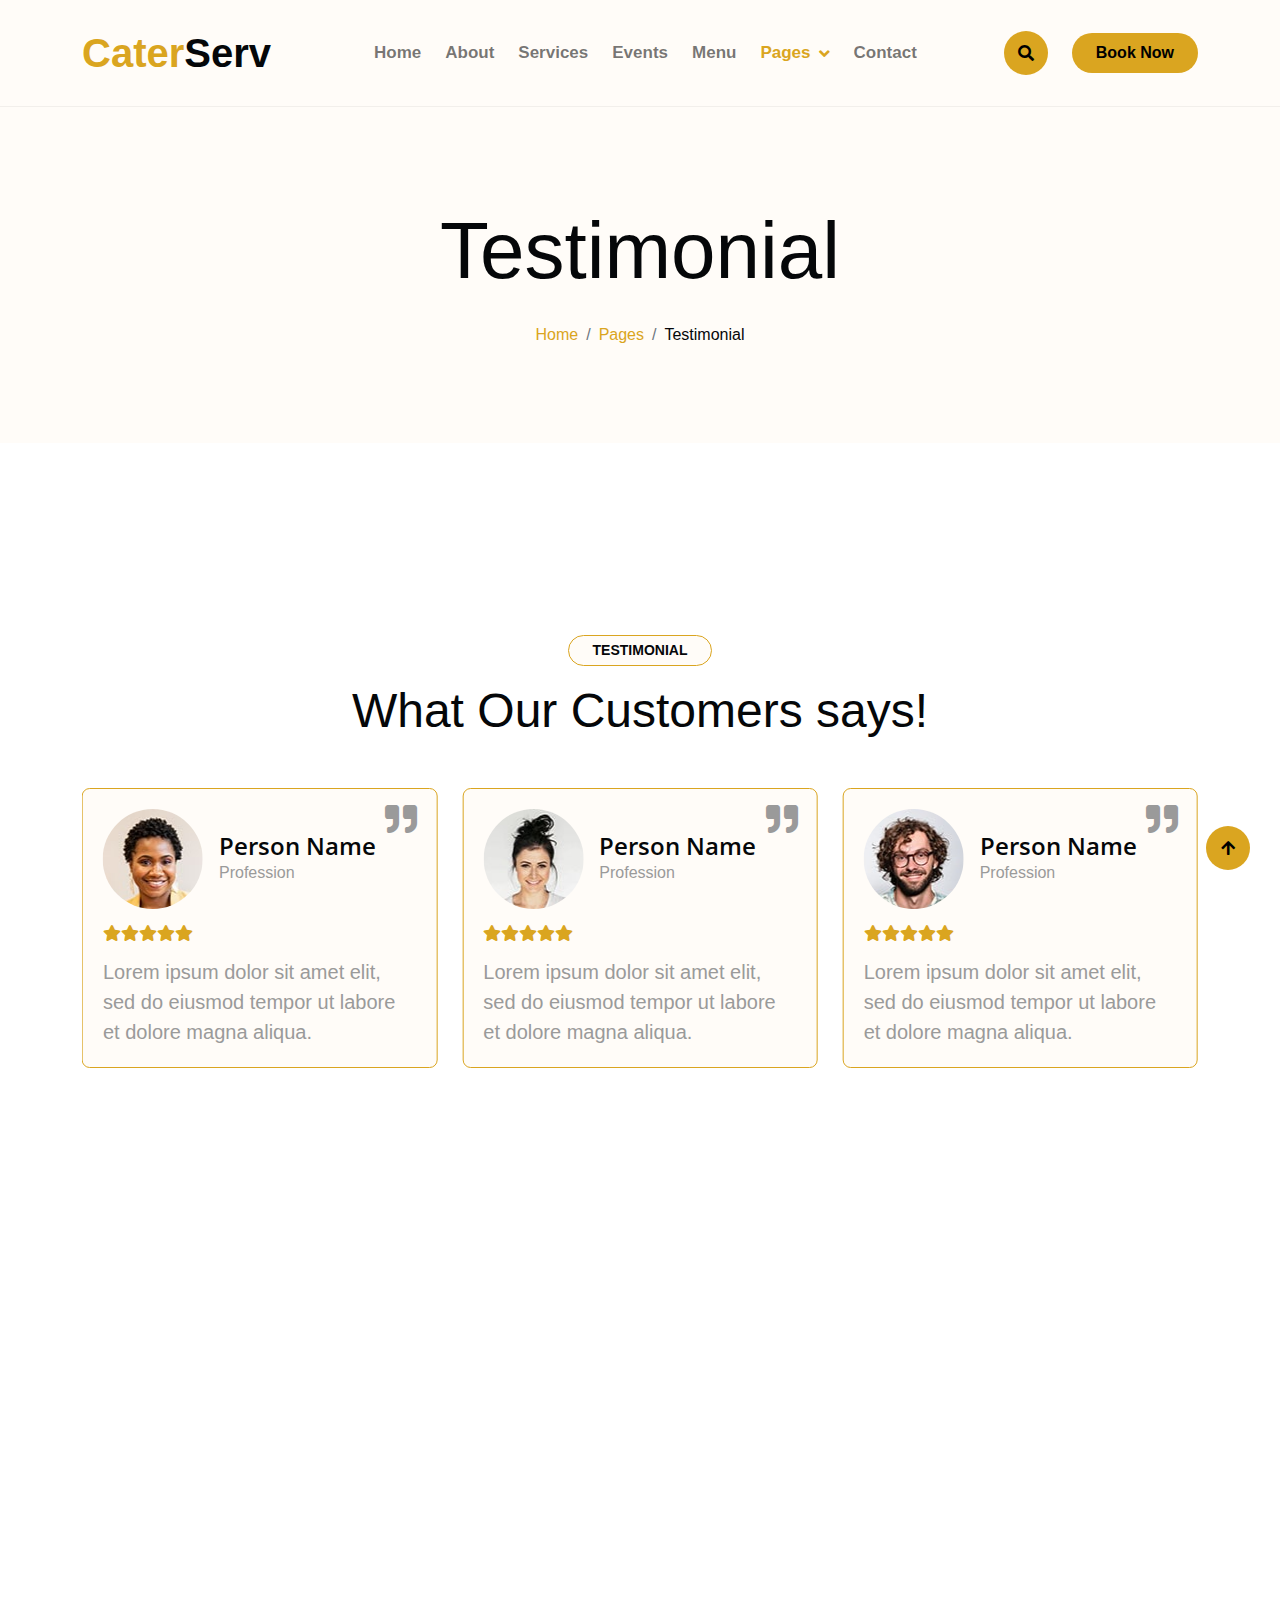
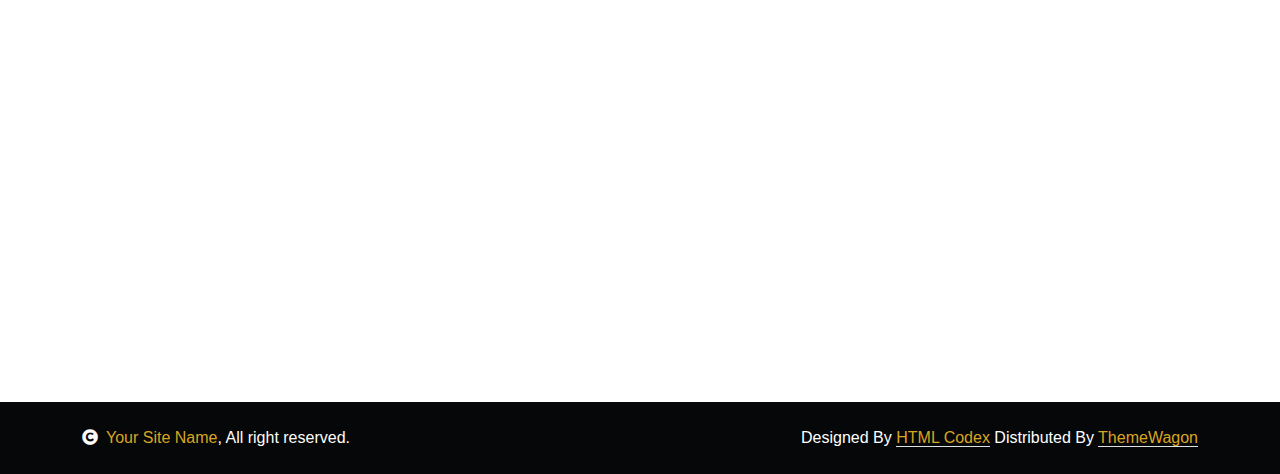
<file: testimonial.html>
<!DOCTYPE html>
<html lang="en">

    <head>
        <meta charset="utf-8">
        <title>CaterServ - Catering Services Website Template</title>
        <meta content="width=device-width, initial-scale=1.0" name="viewport">
        <meta content="" name="keywords">
        <meta content="" name="description">

        <!-- Google Web Fonts -->
        <link rel="preconnect" href="https://fonts.googleapis.com">
        <link rel="preconnect" href="https://fonts.gstatic.com" crossorigin>
        <link href="https://fonts.googleapis.com/css2?family=Open+Sans:wght@400;600&family=Playball&display=swap" rel="stylesheet">

        <!-- Icon Font Stylesheet -->
        <link rel="stylesheet" href="https://use.fontawesome.com/releases/v5.15.4/css/all.css"/>
        <link href="https://cdn.jsdelivr.net/npm/bootstrap-icons@1.4.1/font/bootstrap-icons.css" rel="stylesheet">

        <!-- Libraries Stylesheet -->
        <link href="lib/animate/animate.min.css" rel="stylesheet">
        <link href="lib/lightbox/css/lightbox.min.css" rel="stylesheet">
        <link href="lib/owlcarousel/owl.carousel.min.css" rel="stylesheet">

        <!-- Customized Bootstrap Stylesheet -->
        <link href="css/bootstrap.min.css" rel="stylesheet">

        <!-- Template Stylesheet -->
        <link href="css/style.css" rel="stylesheet">
    </head>

    <body>

        <!-- Spinner Start -->
        <div id="spinner" class="show w-100 vh-100 bg-white position-fixed translate-middle top-50 start-50  d-flex align-items-center justify-content-center">
            <div class="spinner-grow text-primary" role="status"></div>
        </div>
        <!-- Spinner End -->


        <!-- Navbar start -->
        <div class="container-fluid nav-bar">
            <div class="container">
                <nav class="navbar navbar-light navbar-expand-lg py-4">
                    <a href="index.html" class="navbar-brand">
                        <h1 class="text-primary fw-bold mb-0">Cater<span class="text-dark">Serv</span> </h1>
                    </a>
                    <button class="navbar-toggler py-2 px-3" type="button" data-bs-toggle="collapse" data-bs-target="#navbarCollapse">
                        <span class="fa fa-bars text-primary"></span>
                    </button>
                    <div class="collapse navbar-collapse" id="navbarCollapse">
                        <div class="navbar-nav mx-auto">
                            <a href="index.html" class="nav-item nav-link">Home</a>
                            <a href="about.html" class="nav-item nav-link">About</a>
                            <a href="service.html" class="nav-item nav-link">Services</a>
                            <a href="event.html" class="nav-item nav-link">Events</a>
                            <a href="menu.html" class="nav-item nav-link">Menu</a>
                            <div class="nav-item dropdown">
                                <a href="#" class="nav-link dropdown-toggle active" data-bs-toggle="dropdown">Pages</a>
                                <div class="dropdown-menu bg-light">
                                    <a href="book.html" class="dropdown-item">Booking</a>
                                    <a href="blog.html" class="dropdown-item">Our Blog</a>
                                    <a href="team.html" class="dropdown-item">Our Team</a>
                                    <a href="testimonial.html" class="dropdown-item active">Testimonial</a>
                                    <a href="404.html" class="dropdown-item">404 Page</a>
                                </div>
                            </div>
                            <a href="contact.html" class="nav-item nav-link">Contact</a>
                        </div>
                        <button class="btn-search btn btn-primary btn-md-square me-4 rounded-circle d-none d-lg-inline-flex" data-bs-toggle="modal" data-bs-target="#searchModal"><i class="fas fa-search"></i></button>
                        <a href="" class="btn btn-primary py-2 px-4 d-none d-xl-inline-block rounded-pill">Book Now</a>
                    </div>
                </nav>
            </div>
        </div>
        <!-- Navbar End -->


        <!-- Modal Search Start -->
        <div class="modal fade" id="searchModal" tabindex="-1" aria-labelledby="exampleModalLabel" aria-hidden="true">
            <div class="modal-dialog modal-fullscreen">
                <div class="modal-content rounded-0">
                    <div class="modal-header">
                        <h5 class="modal-title" id="exampleModalLabel">Search by keyword</h5>
                        <button type="button" class="btn-close" data-bs-dismiss="modal" aria-label="Close"></button>
                    </div>
                    <div class="modal-body d-flex align-items-center">
                        <div class="input-group w-75 mx-auto d-flex">
                            <input type="search" class="form-control bg-transparent p-3" placeholder="keywords" aria-describedby="search-icon-1">
                            <span id="search-icon-1" class="input-group-text p-3"><i class="fa fa-search"></i></span>
                        </div>
                    </div>
                </div>
            </div>
        </div>
        <!-- Modal Search End -->


        <!-- Hero Start -->
        <div class="container-fluid bg-light py-6 my-6 mt-0">
            <div class="container text-center animated bounceInDown">
                <h1 class="display-1 mb-4">Testimonial</h1>
                <ol class="breadcrumb justify-content-center mb-0 animated bounceInDown">
                    <li class="breadcrumb-item"><a href="#">Home</a></li>
                    <li class="breadcrumb-item"><a href="#">Pages</a></li>
                    <li class="breadcrumb-item text-dark" aria-current="page">Testimonial</li>
                </ol>
            </div>
        </div>
        <!-- Hero End -->


        <!-- Testimonial Start -->
        <div class="container-fluid py-6">
            <div class="container">
                <div class="text-center wow bounceInUp" data-wow-delay="0.1s">
                    <small class="d-inline-block fw-bold text-dark text-uppercase bg-light border border-primary rounded-pill px-4 py-1 mb-3">Testimonial</small>
                    <h1 class="display-5 mb-5">What Our Customers says!</h1>
                </div>
                <div class="owl-carousel owl-theme testimonial-carousel testimonial-carousel-1 mb-4 wow bounceInUp" data-wow-delay="0.1s">
                    <div class="testimonial-item rounded bg-light">
                        <div class="d-flex mb-3">
                            <img src="img/testimonial-1.jpg" class="img-fluid rounded-circle flex-shrink-0" alt="">
                            <div class="position-absolute" style="top: 15px; right: 20px;">
                                <i class="fa fa-quote-right fa-2x"></i>
                            </div>
                            <div class="ps-3 my-auto">
                                <h4 class="mb-0">Person Name</h4>
                                <p class="m-0">Profession</p>
                            </div>
                        </div>
                        <div class="testimonial-content">
                            <div class="d-flex">
                                <i class="fas fa-star text-primary"></i>
                                <i class="fas fa-star text-primary"></i>
                                <i class="fas fa-star text-primary"></i>
                                <i class="fas fa-star text-primary"></i>
                                <i class="fas fa-star text-primary"></i>
                            </div>
                            <p class="fs-5 m-0 pt-3">Lorem ipsum dolor sit amet elit, sed do eiusmod tempor ut labore et dolore magna aliqua.</p>
                        </div>
                    </div>
                    <div class="testimonial-item rounded bg-light">
                        <div class="d-flex mb-3">
                            <img src="img/testimonial-2.jpg" class="img-fluid rounded-circle flex-shrink-0" alt="">
                            <div class="position-absolute" style="top: 15px; right: 20px;">
                                <i class="fa fa-quote-right fa-2x"></i>
                            </div>
                            <div class="ps-3 my-auto">
                                <h4 class="mb-0">Person Name</h4>
                                <p class="m-0">Profession</p>
                            </div>
                        </div>
                        <div class="testimonial-content">
                            <div class="d-flex">
                                <i class="fas fa-star text-primary"></i>
                                <i class="fas fa-star text-primary"></i>
                                <i class="fas fa-star text-primary"></i>
                                <i class="fas fa-star text-primary"></i>
                                <i class="fas fa-star text-primary"></i>
                            </div>
                            <p class="fs-5 m-0 pt-3">Lorem ipsum dolor sit amet elit, sed do eiusmod tempor ut labore et dolore magna aliqua.</p>
                        </div>
                    </div>
                    <div class="testimonial-item rounded bg-light">
                        <div class="d-flex mb-3">
                            <img src="img/testimonial-3.jpg" class="img-fluid rounded-circle flex-shrink-0" alt="">
                            <div class="position-absolute" style="top: 15px; right: 20px;">
                                <i class="fa fa-quote-right fa-2x"></i>
                            </div>
                            <div class="ps-3 my-auto">
                                <h4 class="mb-0">Person Name</h4>
                                <p class="m-0">Profession</p>
                            </div>
                        </div>
                        <div class="testimonial-content">
                            <div class="d-flex">
                                <i class="fas fa-star text-primary"></i>
                                <i class="fas fa-star text-primary"></i>
                                <i class="fas fa-star text-primary"></i>
                                <i class="fas fa-star text-primary"></i>
                                <i class="fas fa-star text-primary"></i>
                            </div>
                            <p class="fs-5 m-0 pt-3">Lorem ipsum dolor sit amet elit, sed do eiusmod tempor ut labore et dolore magna aliqua.</p>
                        </div>
                    </div>
                    <div class="testimonial-item rounded bg-light">
                        <div class="d-flex mb-3">
                            <img src="img/testimonial-4.jpg" class="img-fluid rounded-circle flex-shrink-0" alt="">
                            <div class="position-absolute" style="top: 15px; right: 20px;">
                                <i class="fa fa-quote-right fa-2x"></i>
                            </div>
                            <div class="ps-3 my-auto">
                                <h4 class="mb-0">Person Name</h4>
                                <p class="m-0">Profession</p>
                            </div>
                        </div>
                        <div class="testimonial-content">
                            <div class="d-flex">
                                <i class="fas fa-star text-primary"></i>
                                <i class="fas fa-star text-primary"></i>
                                <i class="fas fa-star text-primary"></i>
                                <i class="fas fa-star text-primary"></i>
                                <i class="fas fa-star text-primary"></i>
                            </div>
                            <p class="fs-5 m-0 pt-3">Lorem ipsum dolor sit amet elit, sed do eiusmod tempor ut labore et dolore magna aliqua.</p>
                        </div>
                    </div>
                </div>
                <div class="owl-carousel testimonial-carousel testimonial-carousel-2 wow bounceInUp" data-wow-delay="0.3s">
                    <div class="testimonial-item rounded bg-light">
                        <div class="d-flex mb-3">
                            <img src="img/testimonial-1.jpg" class="img-fluid rounded-circle flex-shrink-0" alt="">
                            <div class="position-absolute" style="top: 15px; right: 20px;">
                                <i class="fa fa-quote-right fa-2x"></i>
                            </div>
                            <div class="ps-3 my-auto">
                                <h4 class="mb-0">Person Name</h4>
                                <p class="m-0">Profession</p>
                            </div>
                        </div>
                        <div class="testimonial-content">
                            <div class="d-flex">
                                <i class="fas fa-star text-primary"></i>
                                <i class="fas fa-star text-primary"></i>
                                <i class="fas fa-star text-primary"></i>
                                <i class="fas fa-star text-primary"></i>
                                <i class="fas fa-star text-primary"></i>
                            </div>
                            <p class="fs-5 m-0 pt-3">Lorem ipsum dolor sit amet elit, sed do eiusmod tempor ut labore et dolore magna aliqua.</p>
                        </div>
                    </div>
                    <div class="testimonial-item rounded bg-light">
                        <div class="d-flex mb-3">
                            <img src="img/testimonial-2.jpg" class="img-fluid rounded-circle flex-shrink-0" alt="">
                            <div class="position-absolute" style="top: 15px; right: 20px;">
                                <i class="fa fa-quote-right fa-2x"></i>
                            </div>
                            <div class="ps-3 my-auto">
                                <h4 class="mb-0">Person Name</h4>
                                <p class="m-0">Profession</p>
                            </div>
                        </div>
                        <div class="testimonial-content">
                            <div class="d-flex">
                                <i class="fas fa-star text-primary"></i>
                                <i class="fas fa-star text-primary"></i>
                                <i class="fas fa-star text-primary"></i>
                                <i class="fas fa-star text-primary"></i>
                                <i class="fas fa-star text-primary"></i>
                            </div>
                            <p class="fs-5 m-0 pt-3">Lorem ipsum dolor sit amet elit, sed do eiusmod tempor ut labore et dolore magna aliqua.</p>
                        </div>
                    </div>
                    <div class="testimonial-item rounded bg-light">
                        <div class="d-flex mb-3">
                            <img src="img/testimonial-3.jpg" class="img-fluid rounded-circle flex-shrink-0" alt="">
                            <div class="position-absolute" style="top: 15px; right: 20px;">
                                <i class="fa fa-quote-right fa-2x"></i>
                            </div>
                            <div class="ps-3 my-auto">
                                <h4 class="mb-0">Person Name</h4>
                                <p class="m-0">Profession</p>
                            </div>
                        </div>
                        <div class="testimonial-content">
                            <div class="d-flex">
                                <i class="fas fa-star text-primary"></i>
                                <i class="fas fa-star text-primary"></i>
                                <i class="fas fa-star text-primary"></i>
                                <i class="fas fa-star text-primary"></i>
                                <i class="fas fa-star text-primary"></i>
                            </div>
                            <p class="fs-5 m-0 pt-3">Lorem ipsum dolor sit amet elit, sed do eiusmod tempor ut labore et dolore magna aliqua.</p>
                        </div>
                    </div>
                    <div class="testimonial-item rounded bg-light">
                        <div class="d-flex mb-3">
                            <img src="img/testimonial-4.jpg" class="img-fluid rounded-circle flex-shrink-0" alt="">
                            <div class="position-absolute" style="top: 15px; right: 20px;">
                                <i class="fa fa-quote-right fa-2x"></i>
                            </div>
                            <div class="ps-3 my-auto">
                                <h4 class="mb-0">Person Name</h4>
                                <p class="m-0">Profession</p>
                            </div>
                        </div>
                        <div class="testimonial-content">
                            <div class="d-flex">
                                <i class="fas fa-star text-primary"></i>
                                <i class="fas fa-star text-primary"></i>
                                <i class="fas fa-star text-primary"></i>
                                <i class="fas fa-star text-primary"></i>
                                <i class="fas fa-star text-primary"></i>
                            </div>
                            <p class="fs-5 m-0 pt-3">Lorem ipsum dolor sit amet elit, sed do eiusmod tempor ut labore et dolore magna aliqua.</p>
                        </div>
                    </div>
                </div>
            </div>
        </div>
        <!-- Testimonial End -->


        <!-- Footer Start -->
        <div class="container-fluid footer py-6 my-6 mb-0 bg-light wow bounceInUp" data-wow-delay="0.1s">
            <div class="container">
                <div class="row">
                    <div class="col-lg-3 col-md-6">
                        <div class="footer-item">
                            <h1 class="text-primary">Cater<span class="text-dark">Serv</span></h1>
                            <p class="lh-lg mb-4">There cursus massa at urnaaculis estieSed aliquamellus vitae ultrs condmentum leo massamollis its estiegittis miristum.</p>
                            <div class="footer-icon d-flex">
                                <a class="btn btn-primary btn-sm-square me-2 rounded-circle" href=""><i class="fab fa-facebook-f"></i></a>
                                <a class="btn btn-primary btn-sm-square me-2 rounded-circle" href=""><i class="fab fa-twitter"></i></a>
                                <a href="#" class="btn btn-primary btn-sm-square me-2 rounded-circle"><i class="fab fa-instagram"></i></a>
                                <a href="#" class="btn btn-primary btn-sm-square rounded-circle"><i class="fab fa-linkedin-in"></i></a>
                            </div>
                        </div>
                    </div>
                    <div class="col-lg-3 col-md-6">
                        <div class="footer-item">
                            <h4 class="mb-4">Special Facilities</h4>
                            <div class="d-flex flex-column align-items-start">
                                <a class="text-body mb-3" href=""><i class="fa fa-check text-primary me-2"></i>Cheese Burger</a>
                                <a class="text-body mb-3" href=""><i class="fa fa-check text-primary me-2"></i>Sandwich</a>
                                <a class="text-body mb-3" href=""><i class="fa fa-check text-primary me-2"></i>Panner Burger</a>
                                <a class="text-body mb-3" href=""><i class="fa fa-check text-primary me-2"></i>Special Sweets</a>
                            </div>
                        </div>
                    </div>
                    <div class="col-lg-3 col-md-6">
                        <div class="footer-item">
                            <h4 class="mb-4">Contact Us</h4>
                            <div class="d-flex flex-column align-items-start">
                                <p><i class="fa fa-map-marker-alt text-primary me-2"></i> 123 Street, New York, USA</p>
                                <p><i class="fa fa-phone-alt text-primary me-2"></i> (+012) 3456 7890 123</p>
                                <p><i class="fas fa-envelope text-primary me-2"></i> info@example.com</p>
                                <p><i class="fa fa-clock text-primary me-2"></i> 26/7 Hours Service</p>
                            </div>
                        </div>
                    </div>
                    <div class="col-lg-3 col-md-6">
                        <div class="footer-item">
                            <h4 class="mb-4">Social Gallery</h4>
                            <div class="row g-2">
                                <div class="col-4">
                                     <img src="img/menu-01.jpg" class="img-fluid rounded-circle border border-primary p-2" alt="">
                                </div>
                                <div class="col-4">
                                     <img src="img/menu-02.jpg" class="img-fluid rounded-circle border border-primary p-2" alt="">
                                </div>
                                <div class="col-4">
                                     <img src="img/menu-03.jpg" class="img-fluid rounded-circle border border-primary p-2" alt="">
                                </div>
                                <div class="col-4">
                                     <img src="img/menu-04.jpg" class="img-fluid rounded-circle border border-primary p-2" alt="">
                                </div>
                                <div class="col-4">
                                     <img src="img/menu-05.jpg" class="img-fluid rounded-circle border border-primary p-2" alt="">
                                </div>
                                <div class="col-4">
                                     <img src="img/menu-06.jpg" class="img-fluid rounded-circle border border-primary p-2" alt="">
                                </div>
                            </div>
                        </div>
                    </div>
                </div>
            </div>
        </div>
        <!-- Footer End -->


        <!-- Copyright Start -->
        <div class="container-fluid copyright bg-dark py-4">
            <div class="container">
                <div class="row">
                    <div class="col-md-6 text-center text-md-start mb-3 mb-md-0">
                        <span class="text-light"><a href="#"><i class="fas fa-copyright text-light me-2"></i>Your Site Name</a>, All right reserved.</span>
                    </div>
                    <div class="col-md-6 my-auto text-center text-md-end text-white">
                        <!--/*** This template is free as long as you keep the below author’s credit link/attribution link/backlink. ***/-->
                        <!--/*** If you'd like to use the template without the below author’s credit link/attribution link/backlink, ***/-->
                        <!--/*** you can purchase the Credit Removal License from "https://htmlcodex.com/credit-removal". ***/-->
                        Designed By <a class="border-bottom" href="https://htmlcodex.com">HTML Codex</a> Distributed By <a class="border-bottom" href="https://themewagon.com">ThemeWagon</a>
                    </div>
                </div>
            </div>
        </div>
        <!-- Copyright End -->


        <!-- Back to Top -->
        <a href="#" class="btn btn-md-square btn-primary rounded-circle back-to-top"><i class="fa fa-arrow-up"></i></a>   

        
    <!-- JavaScript Libraries -->
    <script src="https://ajax.googleapis.com/ajax/libs/jquery/1.12.4/jquery.min.js"></script>
    <script src="https://cdn.jsdelivr.net/npm/bootstrap@5.0.0/dist/js/bootstrap.bundle.min.js"></script>
    <script src="lib/wow/wow.min.js"></script>
    <script src="lib/easing/easing.min.js"></script>
    <script src="lib/waypoints/waypoints.min.js"></script>
    <script src="lib/counterup/counterup.min.js"></script>
    <script src="lib/lightbox/js/lightbox.min.js"></script>
    <script src="lib/owlcarousel/owl.carousel.min.js"></script>

    <!-- Template Javascript -->
    <script src="js/main.js"></script>
    </body>

</html>
</file>
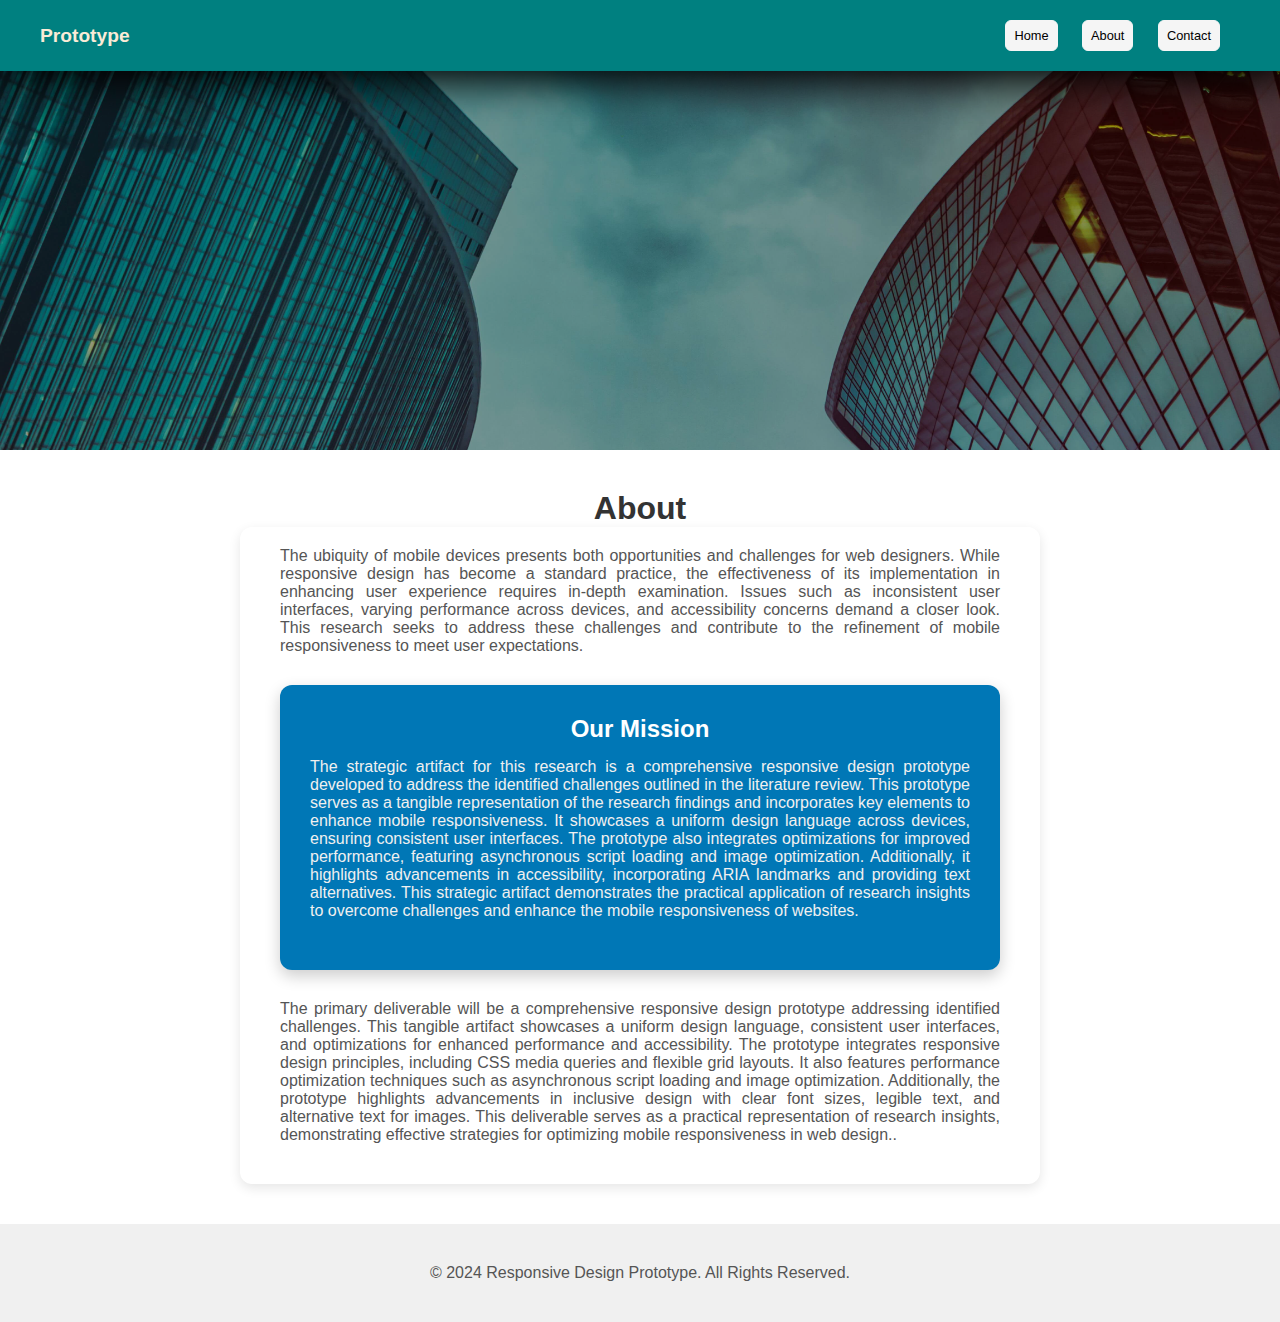
<file: components/about.html>
<!DOCTYPE html>
<html lang="en">
  <head>
    <meta charset="UTF-8" />
    <meta name="viewport" content="width=device-width, initial-scale=1.0" />
    <link rel="stylesheet" href="../css/base.css" />
    <link rel="stylesheet" href="../css/components.css" />
    <link rel="stylesheet" href="../css/responsive.css" />
    <title>About</title>
  </head>
  <body>
    <header></header>
    <section class="page_hero"></section>
    <section id="about" class="about-section">
      <h1>About</h1>
      <div class="about-container">
        <p>
          The ubiquity of mobile devices presents both opportunities and
          challenges for web designers. While responsive design has become a
          standard practice, the effectiveness of its implementation in
          enhancing user experience requires in-depth examination. Issues such
          as inconsistent user interfaces, varying performance across devices,
          and accessibility concerns demand a closer look. This research seeks
          to address these challenges and contribute to the refinement of mobile
          responsiveness to meet user expectations.
        </p>
        <div class="response-card">
          <h2>Our Mission</h2>
          <p>
            The strategic artifact for this research is a comprehensive
            responsive design prototype developed to address the identified
            challenges outlined in the literature review. This prototype serves
            as a tangible representation of the research findings and
            incorporates key elements to enhance mobile responsiveness. It
            showcases a uniform design language across devices, ensuring
            consistent user interfaces. The prototype also integrates
            optimizations for improved performance, featuring asynchronous
            script loading and image optimization. Additionally, it highlights
            advancements in accessibility, incorporating ARIA landmarks and
            providing text alternatives. This strategic artifact demonstrates
            the practical application of research insights to overcome
            challenges and enhance the mobile responsiveness of websites.
          </p>
          <!-- <a href="#services" class="card-button">Learn More</a> -->
        </div>
        <p>
          The primary deliverable will be a comprehensive responsive design
          prototype addressing identified challenges. This tangible artifact
          showcases a uniform design language, consistent user interfaces, and
          optimizations for enhanced performance and accessibility. The
          prototype integrates responsive design principles, including CSS media
          queries and flexible grid layouts. It also features performance
          optimization techniques such as asynchronous script loading and image
          optimization. Additionally, the prototype highlights advancements in
          inclusive design with clear font sizes, legible text, and alternative
          text for images. This deliverable serves as a practical representation
          of research insights, demonstrating effective strategies for
          optimizing mobile responsiveness in web design..
        </p>
      </div>
    </section>
    <footer></footer>
  </body>
  <script
    src="../js/loadComponent.js"
    type="application/javascript"
    async
  ></script>
  <script src="../js/main.js" type="application/javascript" async></script>
</html>
</file>
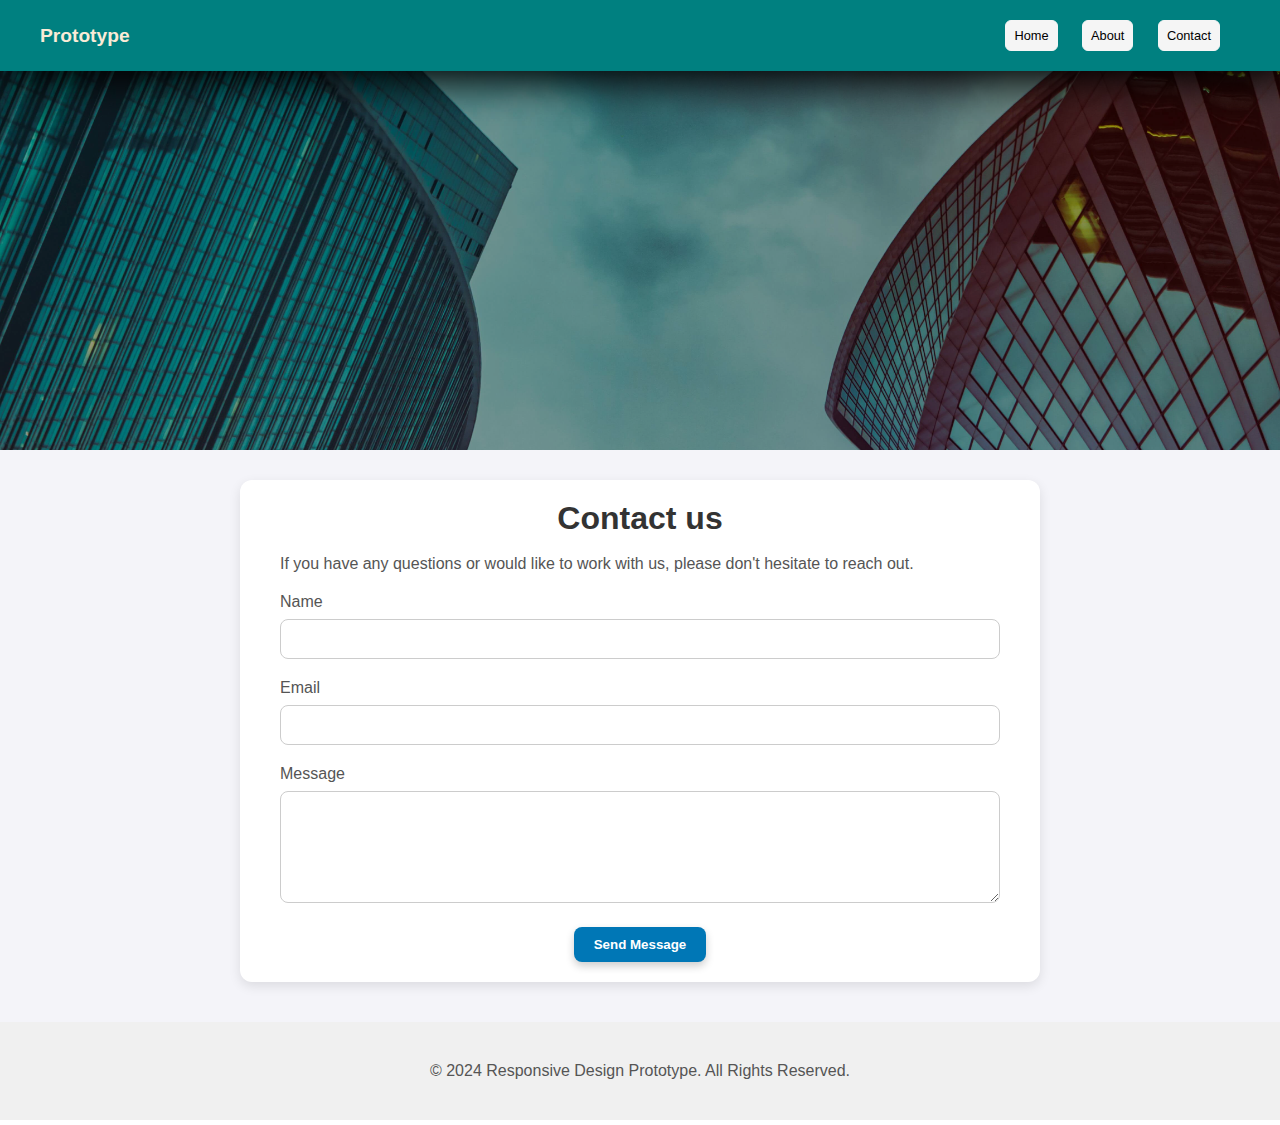
<file: components/contactus.html>
<!DOCTYPE html>
<html lang="en">
  <head>
    <meta charset="UTF-8" />
    <meta name="viewport" content="width=device-width, initial-scale=1.0" />
    <link rel="stylesheet" href="../css/base.css" />
    <link rel="stylesheet" href="../css/components.css" />
    <link rel="stylesheet" href="../css/responsive.css" />
    <title>contact-us</title>
  </head>
  <body>
    <header></header>
    <section class="page_hero"></section>
    <section id="contact" class="contact-section">
      <div class="contact-container">
        <h1>Contact us</h1>
        <br />
        <p>
          If you have any questions or would like to work with us, please don't
          hesitate to reach out.
        </p>
        <form class="contact-form">
          <div class="form-group">
            <label for="name">Name</label>
            <input type="text" id="name" name="name" required />
          </div>
          <div class="form-group">
            <label for="email">Email</label>
            <input type="email" id="email" name="email" required />
          </div>
          <div class="form-group">
            <label for="message">Message</label>
            <textarea id="message" name="message" rows="5" required></textarea>
          </div>
          <button type="submit" class="form-button">Send Message</button>
        </form>
      </div>
    </section>
    <footer></footer>
  </body>
  <script
    src="../js/loadComponent.js"
    type="application/javascript"
    async
  ></script>
  <script src="../js/main.js" type="application/javascript" async></script>
  <script
    src="../js/components/form.js"
    type="application/javascript"
    async
  ></script>
</html>
</file>
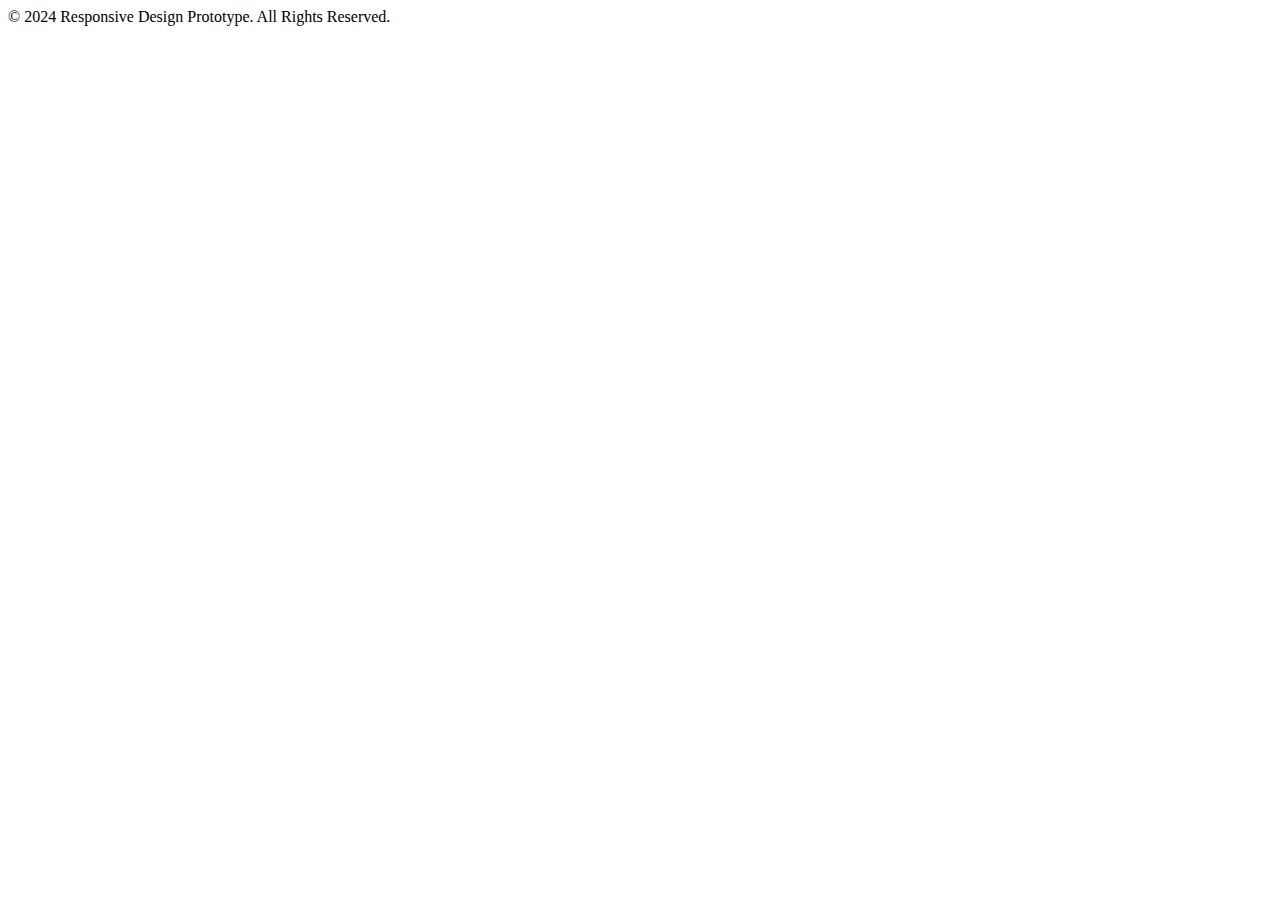
<file: components/footer.html>
<body>
  <footer>
    <p>© 2024 Responsive Design Prototype. All Rights Reserved.</p>
    <!-- <div class="footer-links">
      <a href="#privacy-policy">Privacy Policy</a>
      <a href="#terms-of-service">Terms of Service</a>
    </div> -->
  </footer>
</body>
</file>
<file: css/style.css>
/*** Spinner Start ***/
#spinner {
    opacity: 0;
    visibility: hidden;
    transition: opacity .8s ease-out, visibility 0s linear .5s;
    z-index: 99999;
 }

 #spinner.show {
     transition: opacity .8s ease-out, visibility 0s linear .0s;
     visibility: visible;
     opacity: 1;
 }
/*** Spinner End ***/


.back-to-top {
    position: fixed;
    right: 30px;
    bottom: 30px;
    z-index: 99;
}

h1, h2, h3, .h1, .h2, .h3 {
    font-weight: 400 !important;
    font-family: 'Poppins', sans-serif !important;
}

h4, h5, h6, .h4, .h5, .h6 {
    font-weight: 600 !important;
    font-family: 'Open Sans', sans-serif !important;
}

.my-6 {
    margin-top: 6rem;
    margin-bottom: 6rem;
}

.py-6 {
    padding-top: 6rem;
    padding-bottom: 6rem;
}

.wow,
.animated {
    animation-duration: 2s !important;
}


/*** Button Start ***/
.btn.btn-primary {
    border: 0;
}

.btn.btn-primary:hover {
    background: var(--bs-dark) !important;
    color: var(--bs-primary) !important;
}

.btn {
    font-weight: 600;
    transition: .5s;
}

.btn-square {
    width: 32px;
    height: 32px;
}

.btn-sm-square {
    width: 38px;
    height: 38px;
}

.btn-md-square {
    width: 44px;
    height: 44px;
}

.btn-lg-square {
    width: 56px;
    height: 56px;
}

.btn-square,
.btn-sm-square,
.btn-md-square,
.btn-lg-square {
    padding: 0;
    display: flex;
    align-items: center;
    justify-content: center;
    font-weight: normal;
}
/*** Button End ***/


/*** Navbar Start ***/
.nav-bar {
    background: var(--bs-light);
    border-bottom: 1px solid rgba(0, 0, 0, .05);
}

.navbar .navbar-nav .nav-link {
    padding: 10px 12px;
    font-weight: 600;
    font-size: 17px;
    transition: .5s;
}

.navbar .navbar-nav .nav-link:hover,
.navbar .navbar-nav .nav-link.active {
    color: var(--bs-primary);
}

.navbar .dropdown-toggle::after {
    border: none;
    content: "\f107";
    font-family: "Font Awesome 5 Free";
    font-weight: 700;
    vertical-align: middle;
    margin-left: 8px;
}

@media (min-width: 1200px) {
    .navbar .nav-item .dropdown-menu {
        display: block;
        visibility: hidden;
        top: 100%;
        transform: rotateX(-75deg);
        transform-origin: 0% 0%;
        transition: .5s;
        opacity: 0;
    }
    
    .navbar .nav-item:hover .dropdown-menu {
        transform: rotateX(0deg);
        visibility: visible;
        opacity: 1;
    }
}

.dropdown .dropdown-menu a:hover {
    background: var(--bs-primary);
    color: var(--bs-white);
}

#searchModal .modal-content {
    background-color: rgba(255, 255, 255, .95);
}
/*** Navbar End ***/


/*** Events Start ***/
.event .tab-class .nav-item a.active {
    background: var(--bs-primary) !important;
}

.event .event-img .event-overlay {
    position: absolute;
    width: 100%;
    height: 100%;
    top: 0;
    left: 0;
    background: rgba(212, 167, 98, 0.7);
    border-radius: 8px;
    transition: 0.5s;
    opacity: 0;
    z-index: 1;
}

.event .event-img:hover .event-overlay {
    opacity: 1;
}
/*** Events End ***/


/*** service start ***/
.service .service-item {
    position: relative;
    height: 100%;
    border-radius: 8px;
    box-shadow: 0 0 45px rgba(0, 0, 0, .08);
}

.service-content::after {
    position: absolute;
    content: "";
    width: 100%;
    height: 0;
    top: 0;
    left: 0;
    bottom: auto;
    background: var(--bs-primary);
    border-radius: 8px;
    transition: 1s;
}

.service-item:hover .service-content::after {
    height: 100%;
    opacity: 1;
}

.service-item .service-content-icon {
    position: relative;
    z-index: 2;
}

.service-item .service-content-icon i,
.service-item .service-content-icon p {
    transition: 1s;
}

.service-item:hover .service-content-icon i {
    color: var(--bs-dark) !important;
}

.service-item:hover .service-content-icon p {
    color: var(--bs-white);
}

.service-item:hover .service-content-icon a.btn-primary {
    background: var(--bs-white);
    color: var(--bs-dark);
}

.service-item .service-content-icon a.btn-primary {
    transition: 1s !important;
}
/*** Services End ***/


/*** Menu Start ***/
.menu .nav-item a.active {
    background: var(--bs-primary) !important;
}

.menu .menu-item .border-bottom {
    border-bottom-style: dashed !important;
}
/*** Menu End ***/


/*** Youtube Video start ***/
.video {
    position: relative;
    height: 100%;
    min-height: 400px;
    background: linear-gradient(rgba(254, 218, 154, 0.1), rgba(254, 218, 154, 0.1)), url(../img/fact.jpg);
    background-position: center center;
    background-repeat: no-repeat;
    background-size: cover;
    border-radius: 8px;
}

.video .btn-play {
    position: absolute;
    z-index: 3;
    top: 50%;
    left: 50%;
    transform: translateX(-50%) translateY(-50%);
    box-sizing: content-box;
    display: block;
    width: 32px;
    height: 44px;
    border-radius: 50%;
    border: none;
    outline: none;
    padding: 18px 20px 18px 28px;
}

.video .btn-play:before {
    content: "";
    position: absolute;
    z-index: 0;
    left: 50%;
    top: 50%;
    transform: translateX(-50%) translateY(-50%);
    display: block;
    width: 100px;
    height: 100px;
    background: var(--bs-primary);
    border-radius: 50%;
    animation: pulse-border 1500ms ease-out infinite;
}

.video .btn-play:after {
    content: "";
    position: absolute;
    z-index: 1;
    left: 50%;
    top: 50%;
    transform: translateX(-50%) translateY(-50%);
    display: block;
    width: 100px;
    height: 100px;
    background: var(--bs-white);
    border-radius: 50%;
    transition: all 200ms;
}

.video .btn-play img {
    position: relative;
    z-index: 3;
    max-width: 100%;
    width: auto;
    height: auto;
}

.video .btn-play span {
    display: block;
    position: relative;
    z-index: 3;
    width: 0;
    height: 0;
    border-left: 32px solid var(--bs-dark);
    border-top: 22px solid transparent;
    border-bottom: 22px solid transparent;
}

@keyframes pulse-border {
    0% {
        transform: translateX(-50%) translateY(-50%) translateZ(0) scale(1);
        opacity: 1;
    }

    100% {
        transform: translateX(-50%) translateY(-50%) translateZ(0) scale(1.5);
        opacity: 0;
    }
}

#videoModal {
    z-index: 99999;
}

#videoModal .modal-dialog {
    position: relative;
    max-width: 800px;
    margin: 60px auto 0 auto;
}

#videoModal .modal-body {
    position: relative;
    padding: 0px;
}

#videoModal .close {
    position: absolute;
    width: 30px;
    height: 30px;
    right: 0px;
    top: -30px;
    z-index: 999;
    font-size: 30px;
    font-weight: normal;
    color: #FFFFFF;
    background: #000000;
    opacity: 1;
}
/*** Youtube Video End ***/


/*** Blog Start ***/
.blog-item {
    position: relative;
}

.blog-item img {
    transition: 0.5s;
}

.blog-item:hover img {
    transform: scale(1.3)
}

.blog-item .blog-content {
    position: relative;
    transform: translateY(-50%);
    box-shadow: 0 0 45px rgba(0, 0, 0, .08);
}

.blog-item .blog-content a.btn h5 {
    transition: 0.5s;
}

.blog-item:hover .blog-content a.btn h5 {
    color: var(--bs-primary) !important;
}
/*** Blog End ***/


/*** Team Start ***/
.team-item {
    width: 100%;
    height: 100%;
    position: relative;
}

.team-item .team-icon {
    position: absolute;
    top: 0;
    right: 0;
}

.team-item .team-icon .share-link {
    opacity: 0;
    transition: 0.9s;
}

.team-item:hover .share-link {
    opacity: 1;
}

.team-item .team-content {
    transition: 0.9s;
}

.team-item:hover .team-content {
    background: var(--bs-primary) !important;
    color: var(--bs-dark) !important;
}

.team-item .team-content h4,
.team-item .team-content p {
    transition: 0.5s;
}

.team-item:hover .team-content h4 {
    color: var(--bs-dark) !important;
}

.team-item:hover .team-content p {
    color: var(--bs-white);
}
/*** Team End ***/


/*** testimonial Start ***/
.testimonial-item {
    border: 1px solid var(--bs-primary);
    padding: 20px 20px;
}

.testimonial-carousel .owl-item img {
    width: 100px;
    height: 100px;
}

.testimonial-carousel.owl-rtl .testimonial-item {
    direction: ltr !important;
}
/*** testimonial End ***/


/*** Contact start ***/
.contact-form {
    box-shadow: 0 0 45px rgba(0, 0, 0, .08);
}

/*** Contact End ***/


/*** Footer Start ***/
.footer .footer-item a.text-body:hover {
    color: var(--bs-primary) !important;
}
/*** Footer End ***/


.hero_section{
    background-image: url("../img/hero_bg.jpg");
    animation: slideInDown 1s ease-in-out;
    min-height: 90vh;
    background-attachment: fixed;
    background-repeat: no-repeat;
    background-position: center;
}



@media (max-width: 768px){
    .hero_section{
        min-height: auto;
    }
}
</file>
<file: css/base.css>
/* base.css */
*{
    margin: 0;
    padding: 0;
    box-sizing: border-box;
}


body {
    font-family: Arial, sans-serif;
    margin: 0;
    padding: 0;
    background-color: #fff;
    box-sizing: border-box;
}

.container{
    margin: 0px 40px;
}



a {
    color: inherit;
    text-decoration: none;
}

nav ul {
    list-style-type: none;
    padding: 0;
}

p {
    text-align: justify;
    font-size: 1rem;
}

.section_title {
    margin-bottom: 50px;
    font-size: 1.5rem;
    color: teal;
    text-align: center;
    position: relative;
}

.section_title::after {
    content: '';
    display: block;
    width: 10%;
    height: 2px;
    background-color: teal;
    margin: 10px auto 0;
}

.section_title_2 {
    margin-bottom: 50px;
    font-size: 1.5rem;
    color: #f9f9f9;
    text-align: center;
    position: relative;
}

.section_title_2::after {
    content: '';
    display: block;
    width: 10%;
    height: 2px;
    background-color: #f9f9f9;
    margin: 10px auto 0;
}
</file>
<file: css/components.css>
/* components.css */
.bg_primary{
    background-color: teal;
}

.text_primary{
    color: antiquewhite;
}

nav{
    box-shadow: 10px 10px 40px black;
    position: fixed;
    top: 0;
    left: 0;
    right: 0;
    z-index: 99;
}

.nav_title{
    font-size: 1.2rem;
    margin: 0 ;
    padding: 0;
}

.navbar{
    display: flex;
    justify-content: space-between;
    align-items: center;
    padding: 20px 0;
}

.nav_item{
    font-size: 0.8rem;
    display: block;
    background-color: whitesmoke;
    border-radius: 6px;
    padding: 7px 8px;
    color: black;
    border: 1px solid whitesmoke;
}

.nav_item:hover{
    background-color: transparent;
    color: whitesmoke;
}

nav ul li {
    display: inline-block;
    margin-right: 20px;
}


/* navigation/navigation.css */
 nav ul {
    list-style-type: none;
    padding: 0;
    margin: 0;
}

nav ul li {
    display: inline-block;
    margin-right: 20px;
} 

#menu-toggle {
    display: none; 
}

#mobile-menu.hidden {
    display: none;
}




/* footer/footer.css */

footer {
    padding: 20px;
    background-color: #f0f0f0;
    text-align: center;
    display: flex;
    flex-direction: column;
    justify-content: center;
    align-items: center;
}
footer p {
    padding: 0;
    margin: 0;
}

.footer-links a,
.social-media a {
    margin: 0 10px;
    color: black;
    text-decoration: none;
}

/*  css for header components starts */

#header-section{
    display: grid;
    grid-template-columns: 1fr 1fr 1fr;
    grid-template-rows: 1fr;
    box-shadow: 0 4px 8px rgba(0, 0, 0, 0.6);
    border-radius: 10px;
}

#heading{
    margin-left: 120px;
}

#nav-sections{
    margin-top: 4px;
}   

#nav-element{
    padding:  15px;
    color: black;
}

#btn-signup{
    width: 65px;
    height: 25px;
    border-radius: 10px;
    margin-top: 17px;
    border: 20px;
}

#nav-login{
    margin-top: 17px;
    color: black;
}

#signup-login{
    margin-left: 40px;
}

#toggle-bar {
    display: none;
    font-size: 30px;
    cursor: pointer;
    position: absolute;
    right: 10px;
    top: 10px;
}


/* main component css */


.hero-section {
    background-image: url('../assets/hero_image.jpg'); 
    height: 100vh;
    background-size: cover;
    background-position: center;
    display: flex;
    align-items: center;
    justify-content: center;
    text-align: center;
    position: relative;
    color: white;
    background-attachment: fixed;
}

.hero-section::before {
    content: "";
    position: absolute;
    top: 0;
    left: 0;
    width: 100%;
    height: 100%;
    background-color: black;
    opacity: 0.6; 
}

.hero-section .content {
    z-index: 1;
    color: white;
    width: 50%;
}

.hero-section .content h1, .hero_content h2 {
    margin: 10px 0;
    color: whitesmoke;
}

.hero_content p{
    margin: 40px 0;
    color: whitesmoke;
    font-size: 1.1rem;
}

.hero-section button {
    padding: 10px 20px;
    font-size: 16px;
    border: none;
    border-radius: 5px;
    background-color: teal;
    color: white;
    cursor: pointer;
    z-index: 1;
}

.about_container {
    padding: 120px 0px;
}

#hero-para{
    padding-left: 100px;
}

.about-us {
    display: grid;
    grid-template-columns: repeat(2,1fr);
    align-items: center;
    justify-content: center;
    gap: 20px;
    position: relative;
}

.image-stack{
    position: relative;
}



/* Bottom image */
.bottom-image {
    width: 60%;
    border-radius: 10px;
    height: auto; 
    display: block; 
}

/* Top image */
.top-image {
    position: absolute;
    top: 20%; 
    left: 30%; 
    width: 60%;              
    height: auto; 
    z-index: 1; 
    border-radius: 10px;
}

.about-us .text {
    flex: 1;
    padding: 20px;
}

.about-us h1 {
    margin-bottom: 20px;
}

.card_container{
  background-color:teal;
  padding: 60px 0;
  margin-bottom: 100px;
}


.grid-cards {
    display: grid;
    grid-template-columns: repeat(4, 1fr);
    gap: 10px;
    /* background-color: #ffffff; */
}

.grid-cards .card {
    background-color: #f9f9f9;
    border-radius: 10px;
    box-shadow: 0 2px 5px rgba(0,0,0,0.1);
    text-align: center;
}

.grid-cards .card h3 {
    margin-bottom: 10px;
}

.card_img{
    width: 100%;
}

#office-images{
    height: 220px;
    width: 100%;
    border-radius: 10px 10px 0 0;
}

.card_content{
    padding: 10px 10px 20px 10px;
}



/* about css */


.about-section {
    text-align: center;
    padding: 40px 20px;
}

.about-container {
    max-width: 800px;
    margin: auto;
    background-color: white;
    padding: 20px 40px;
    box-shadow: 0 4px 12px rgba(0, 0, 0, 0.1);
    border-radius: 12px;
}

h1, h2 {
    color: #333;
}

p {
    margin-bottom: 20px;
    color: #555;
}

.response-card {
    background-color: #0077b6;
    color: white;
    padding: 30px;
    margin: 30px 0;
    border-radius: 12px;
    box-shadow: 0 6px 16px rgba(0, 0, 0, 0.2);
    transition: transform 0.3s ease, box-shadow 0.3s ease;
}

.response-card:hover {
    transform: scale(1.02);
    box-shadow: 0 8px 20px rgba(0, 0, 0, 0.3);
}

.response-card h2 {
    margin-bottom: 15px;
    color: #fff;
}

.response-card p {
    margin-bottom: 20px;
    color: #f0f0f0;
}

.card-button {
    display: inline-block;
    background-color: #fff;
    color: teal;
    text-decoration: none;
    padding: 10px 20px;
    border-radius: 8px;
    font-weight: bold;
    box-shadow: 0 4px 8px rgba(0, 0, 0, 0.2);
    transition: background-color 0.3s ease, color 0.3s ease;
}

.card-button:hover {
    background-color: #e0e0e0;
    color: rgb(1, 84, 84);
}




/* contact us section css */

#contact{
    padding-top: 30px;
}

.contact-section {
    text-align: center;
    padding: 40px 20px;
    background-color: #f4f4f9;
}

.contact-container {
    max-width: 800px;
    margin: auto;
    background-color: white;
    padding: 20px 40px;
    box-shadow: 0 4px 12px rgba(0, 0, 0, 0.1);
    border-radius: 12px;
}

.contact-form {
    margin-top: 20px;
}

.form-group {
    margin-bottom: 20px;
    text-align: left;
}

.form-group label {
    display: block;
    margin-bottom: 8px;
    color: #555;
}

.form-group input[type="text"],
.form-group input[type="email"],
.form-group textarea {
    width: 100%;
    padding: 10px;
    border: 1px solid #ccc;
    border-radius: 8px;
    box-sizing: border-box;
    font-size: 16px;
}

textarea {
    resize: vertical;
}

.form-button {
    display: inline-block;
    background-color: #0077b6;
    color: #fff;
    padding: 10px 20px;
    border: none;
    border-radius: 8px;
    font-weight: bold;
    cursor: pointer;
    box-shadow: 0 4px 8px rgba(0, 0, 0, 0.2);
    transition: background-color 0.3s ease, color 0.3s ease;
}

.form-button:hover {
    background-color: #005a8f;
}

.page_hero{
    background-image: url('../assets/hero_image.jpg');
    height: 50vh;
    background-size: cover;
    background-position: center;
    display: flex;
    align-items: center;
    justify-content: center;
    text-align: center;
    position: relative;
    color: white;
    background-attachment: fixed;
}



.page_hero::before {
    content: "";
    position: absolute;
    top: 0;
    left: 0;
    width: 100%;
    height: 100%;
    background-color: black;
    opacity: 0.4; 
}
</file>
<file: css/responsive.css>
/* responsive.css */
/* @media (max-width: 1024px) {
    .grid-cards {
        grid-template-columns: repeat(2, 1fr);
    }
} */

.mobile_nav{
    background-color: teal;
    height: 60px;
    display: none;
}


#menuToggle
{
  display: none;
  position: relative;
  top: 20px;
  left: 20px;
  
  
  z-index: 1;
  
  -webkit-user-select: none;
  user-select: none;
}

#menuToggle a
{
  text-decoration: none;
  color: #232323;
  
  transition: color 0.3s ease;
}

#menuToggle a:hover
{
  color: tomato;
}


#menuToggle input
{
  display: block;
  width: 40px;
  height: 32px;
  position: absolute;
  top: -7px;
  left: -5px;
  
  cursor: pointer;
  
  opacity: 0; /* hide this */
  z-index: 2; /* and place it over the hamburger */
  
  -webkit-touch-callout: none;
}

/*
 * Just a quick hamburger
 */
#menuToggle span
{
  display: block;
  width: 33px;
  height: 4px;
  margin-bottom: 5px;
  position: relative;
  
  background: #cdcdcd;
  border-radius: 3px;
  
  z-index: 1;
  
  transform-origin: 4px 0px;
  
  transition: transform 0.5s cubic-bezier(0.77,0.2,0.05,1.0),
              background 0.5s cubic-bezier(0.77,0.2,0.05,1.0),
              opacity 0.55s ease;
}

#menuToggle span:first-child
{
  transform-origin: 0% 0%;
}

#menuToggle span:nth-last-child(2)
{
  transform-origin: 0% 100%;
}

/* 
 * Transform all the slices of hamburger
 * into a crossmark.
 */
#menuToggle input:checked ~ span
{
  opacity: 1;
  transform: rotate(45deg) translate(-2px, -1px);
  background: #232323;
}

/*
 * But let's hide the middle one.
 */
#menuToggle input:checked ~ span:nth-last-child(3)
{
  opacity: 0;
  transform: rotate(0deg) scale(0.2, 0.2);
}

/*
 * Ohyeah and the last one should go the other direction
 */
#menuToggle input:checked ~ span:nth-last-child(2)
{
  transform: rotate(-45deg) translate(0, -1px);
}

/*
 * Make this absolute positioned
 * at the top left of the screen
 */
#menu
{
  position: absolute;
  width: 300px;
  margin: -100px 0 0 -50px;
  padding: 50px;
  padding-top: 125px;

  height: 200vh;
  
  background: #ededed;
  list-style-type: none;
  -webkit-font-smoothing: antialiased;
  /* to stop flickering of text in safari */
  
  transform-origin: 0% 0%;
  transform: translate(-100%, 0);
  
  transition: transform 0.5s cubic-bezier(0.77,0.2,0.05,1.0);
}

#menu li
{
  padding: 10px 0;
  font-size: 22px;
}

/*
 * And let's slide it in from the left
 */
#menuToggle input:checked ~ ul
{
  transform: none;
}


@media (max-width: 768px) {
    .page_hero{
        height: 30vh;
    }
    .mobile_nav{
        display: block;
    }
    #menuToggle{
        display: block;
    }
    #nav_ul {
        display: none;
    }

    #menu-toggle {
        display: block;
    }

    #mobile-menu.hidden {
        display: block;
    }
    .navbar{
        display: none;
    }
    nav ul li {
        display: block;
        margin-bottom: 10px;
    }

    .hero-section{
        height: 70vh;
        padding-top: 100px;
    }

    .hero-section .content{
        width: 100%;
    }

    .hero_content p{
        margin: 10px;
    }

    .about-us{
        grid-template-columns: 1fr;
    }

    .about-us .text{
        margin-top: 60px;
    }

    section {
        padding: 0px;
    }
    .container{
        margin: 0px 20px;
    }

    #header-section {
        grid-template-columns: 1fr 1fr;
        margin: 0 10px;
        align-items: center;
    }

    #heading {
        grid-column: span 2;
        margin-left: 0;
        text-align: center;
    }

    #nav-sections {
        grid-column: span 2;
        margin-top: 10px;
        display: flex;
        margin-right: 40px;
        justify-content: center;
        flex-wrap: wrap;
    }

    #nav-element {
        padding: 10px;
    }

    #signup-login {
        grid-column: span 2;
        margin-left: 0;
        justify-content: center;
        display: flex;
        align-items: center;
        margin-top: 10px;
    }

    #btn-signup, #nav-login {
        margin-top: 0;
        margin-left: 10px;
    }

    #btn-signup {
        width: 80px;
        height: 30px;
        margin-top: 10px;
    }

    .about-us {
        flex-direction: column;
        text-align: center;
    }

    .about-us .images {
        display: flex;
        flex-direction: column;
        align-items: center;
    }

    .grid-cards {
        grid-template-columns: 1fr 1fr;
    }
}

/* making contact us section responsive */

@media screen and (max-width: 600px) {
    .about-container, .contact-container {
        padding: 15px 20px;
    }

    .response-card {
        padding: 20px;
        margin: 20px 0;
    }

    .card-button {
        padding: 8px 15px;
    }

    .form-button {
        padding: 8px 15px;
    }

    .about-container {
        padding: 15px 20px;
    }

    .response-card {
        padding: 20px;
        margin: 20px 0;
    }

    .card-button {
        padding: 8px 15px;
    }
}

@media (max-width: 480px) {
    body {
        font-size: 14px;
    }

    h1 {
        font-size: 1.5em;
    }

    h2 {
        font-size: 1.3em;
    }

    .container{
        margin: 0px 10px;
    }

    #header-section {
        grid-template-columns: 1fr;
        margin: 0 5px;
    }

    #heading {
        grid-column: span 1;
        margin-left: 0;
        text-align: center;
        font-size: 1.2em;
    }

    #nav-sections {
        margin-top: 5px;
        justify-content: center;
    }

    #signup-login {
        flex-direction: column;
        align-items: center;
        margin-top: 10px;
    }

    #btn-signup {
        width: 100%;
        height: 35px;
    }

    #nav-login {
        margin-top: 5px;
    }

    .about-us .text{
        margin-top: 40px;
    }
    .grid-cards {
        grid-template-columns: 1fr;
    }
    footer{
        padding: 15px 5px 10px 5px;
    }
}


@media (max-width: 273px) {
    #header-section {
        grid-template-columns: 1fr;
        margin: 0 5px;
        align-items: center;
    }

    #heading {
        grid-column: span 1;
        margin-left: 0;
        text-align: center;
        font-size: 1.2em;
    }

    #nav-sections {
        display: none;
        flex-direction: column;
        justify-content: flex-start;
    }

    #nav-element {
        padding: 10px;
    }

    #signup-login {
        flex-direction: column;
        align-items: center;
        margin-top: 10px;
    }

    #toggle-bar {
        display: block;
    }
}
</file>
